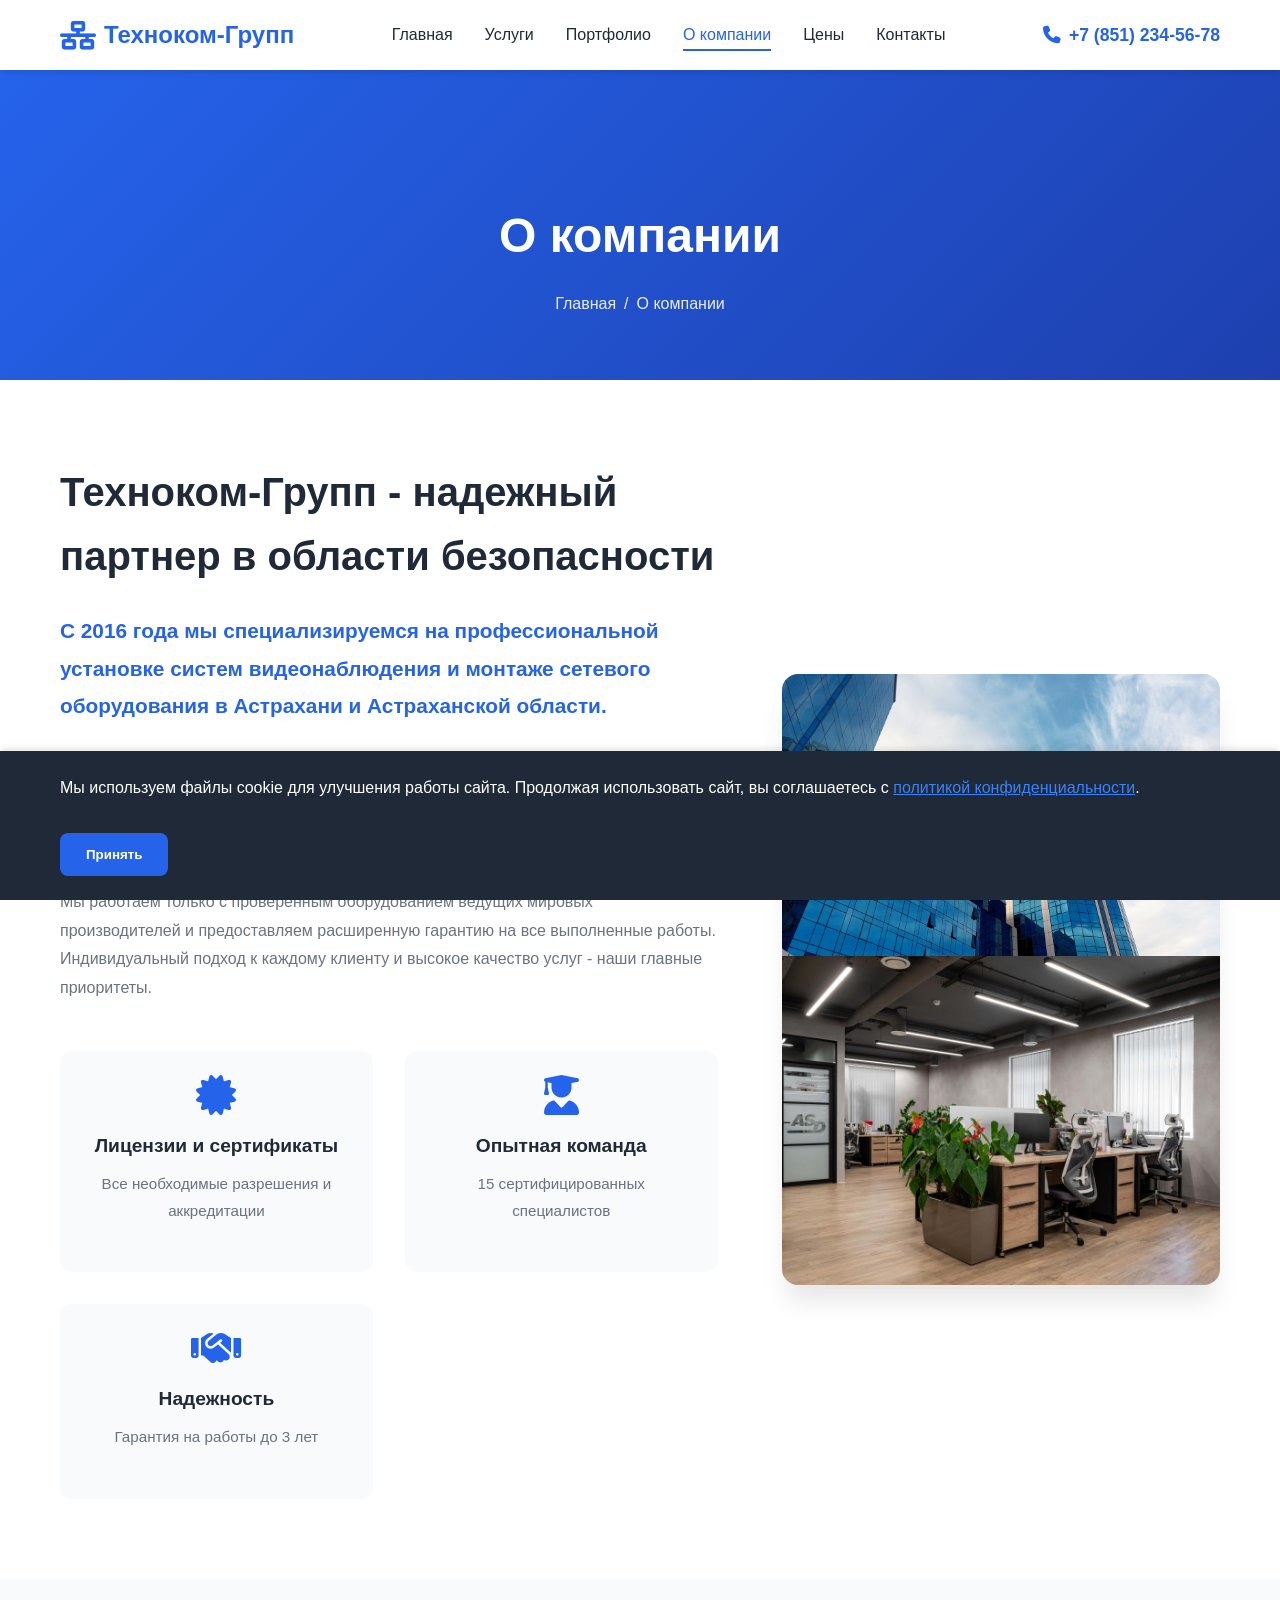
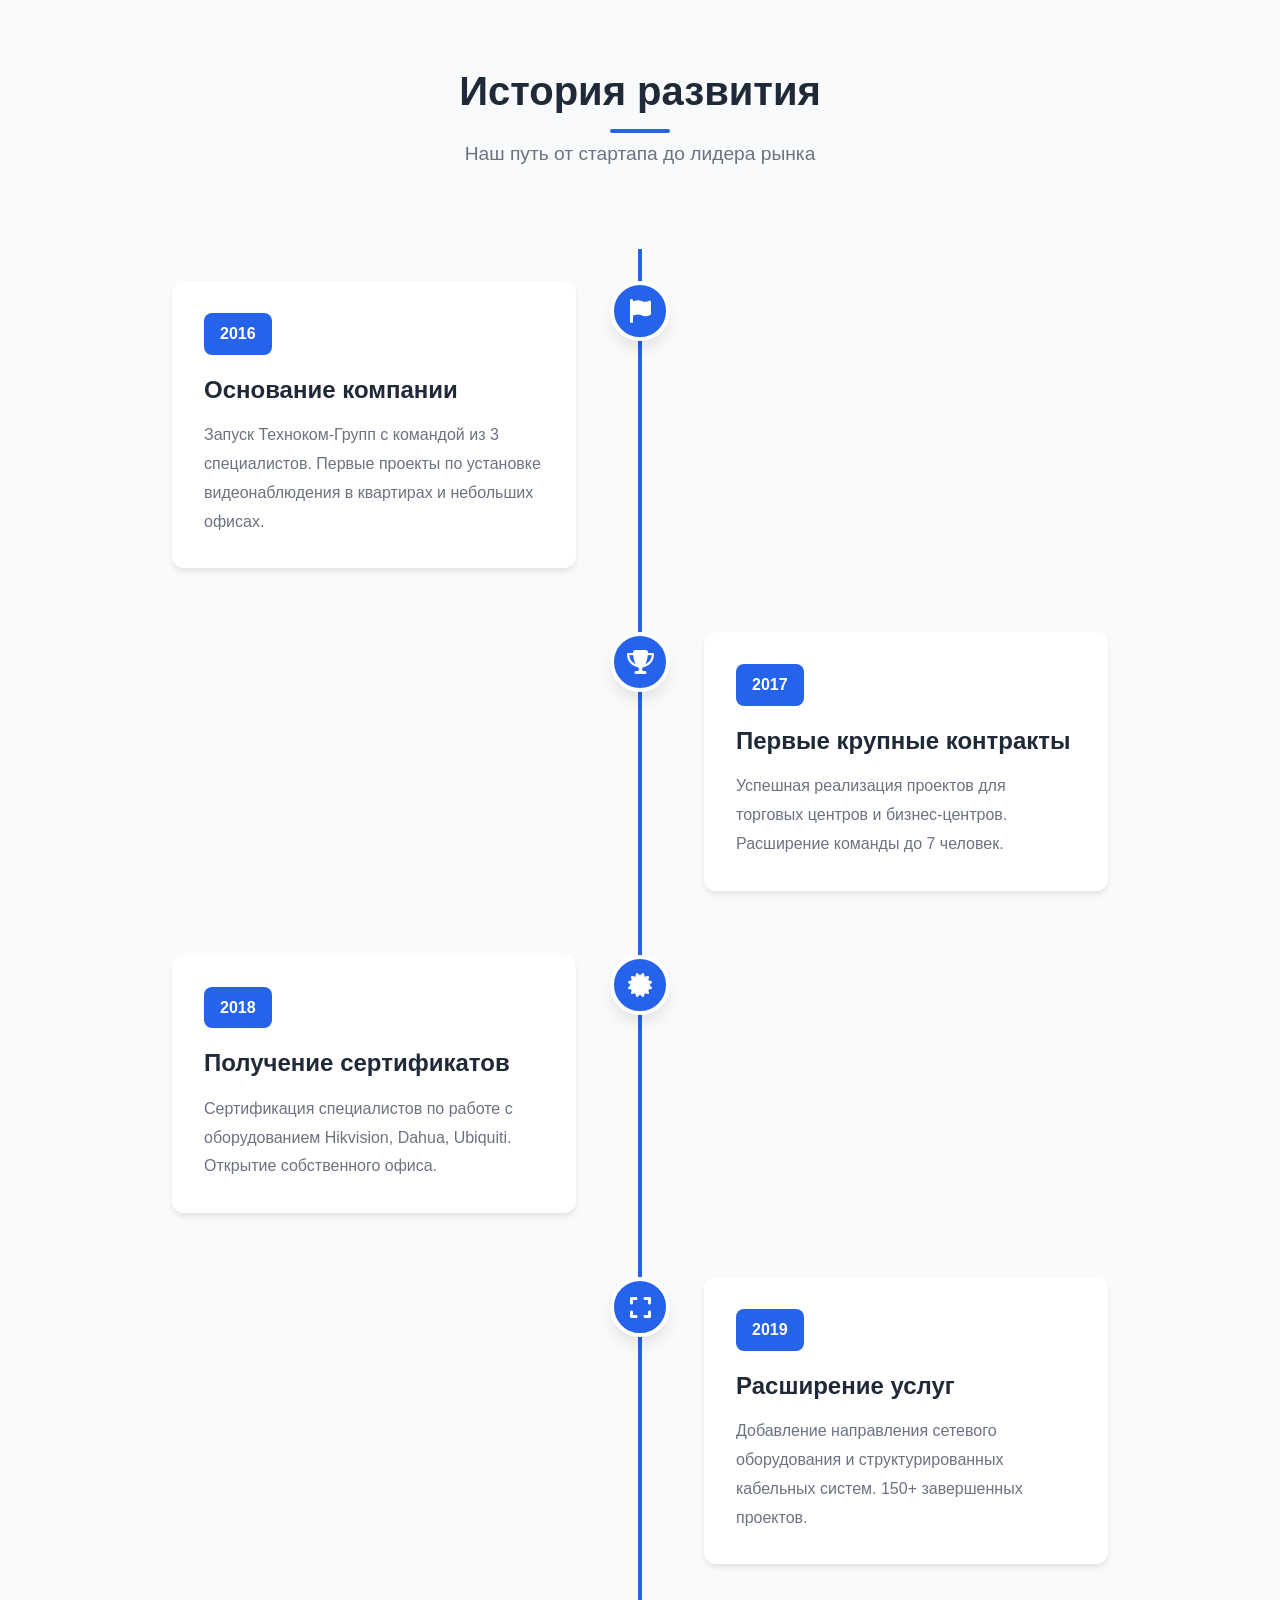
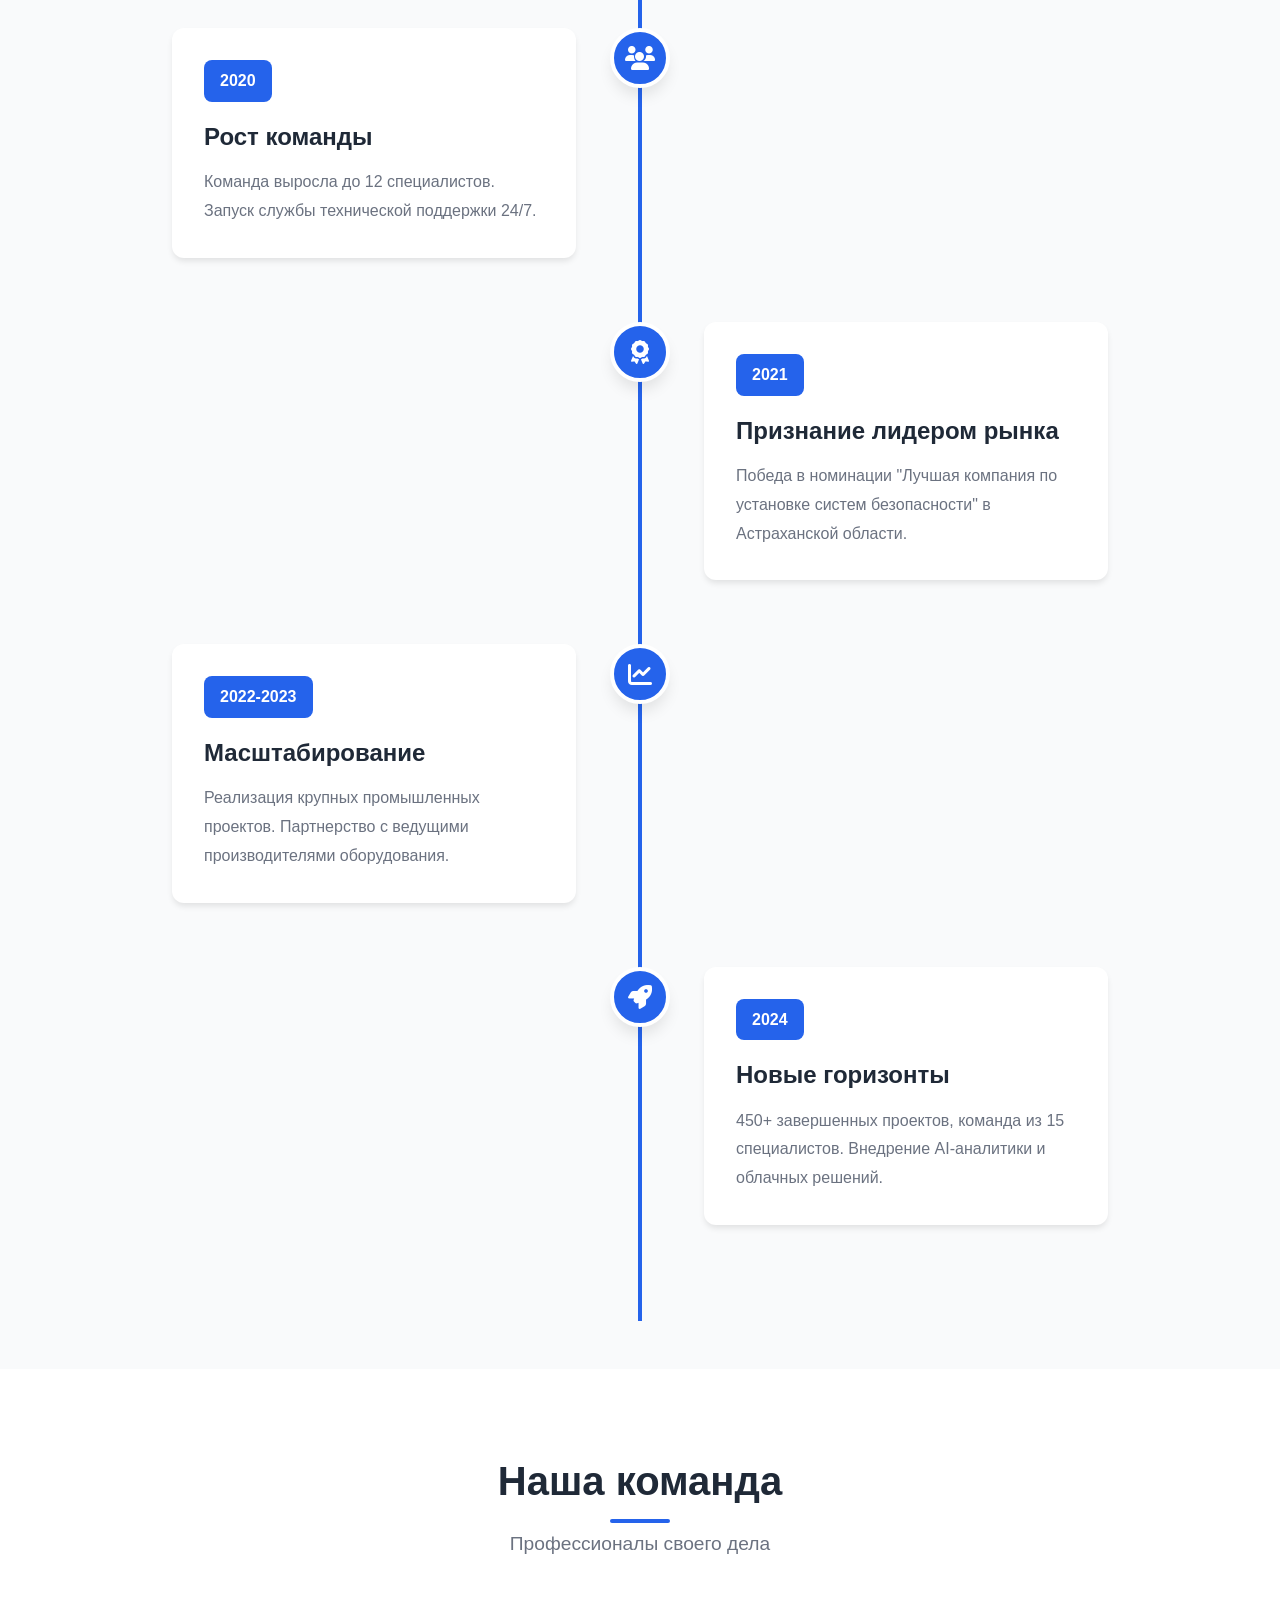
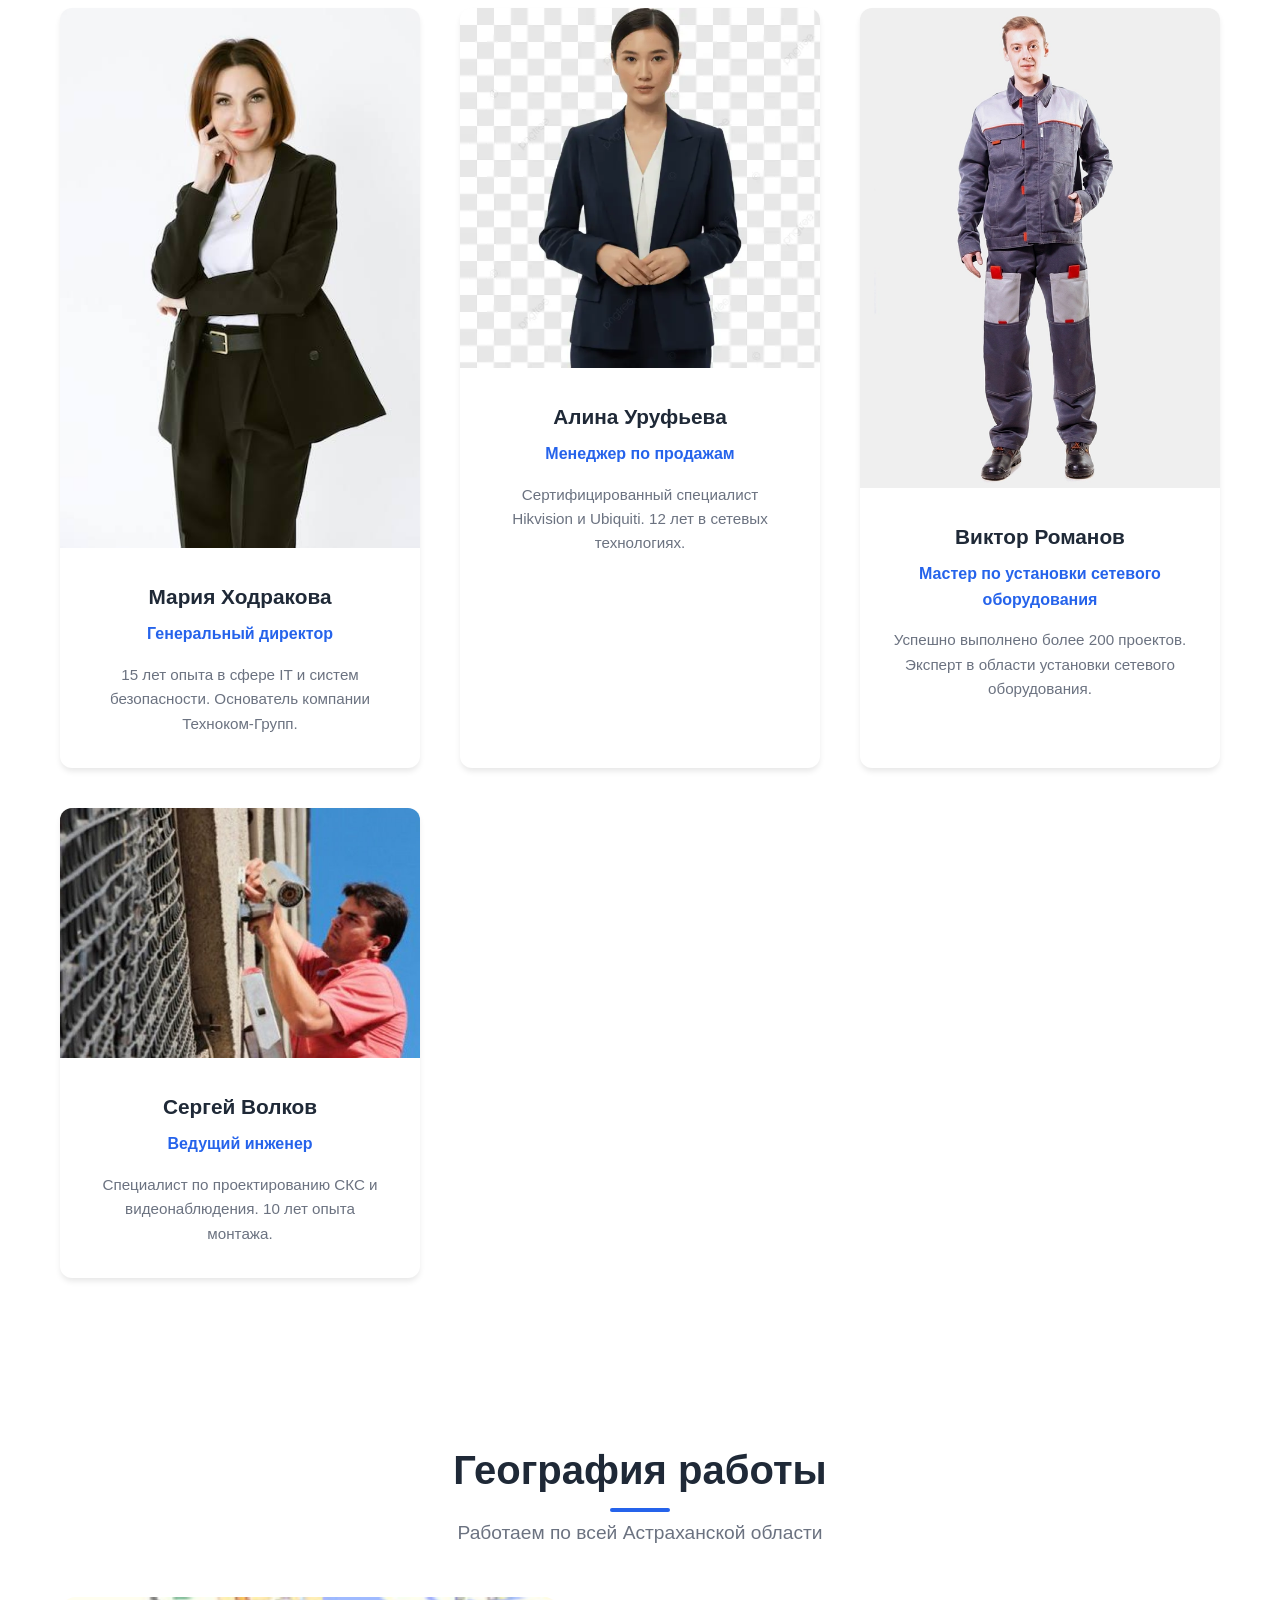
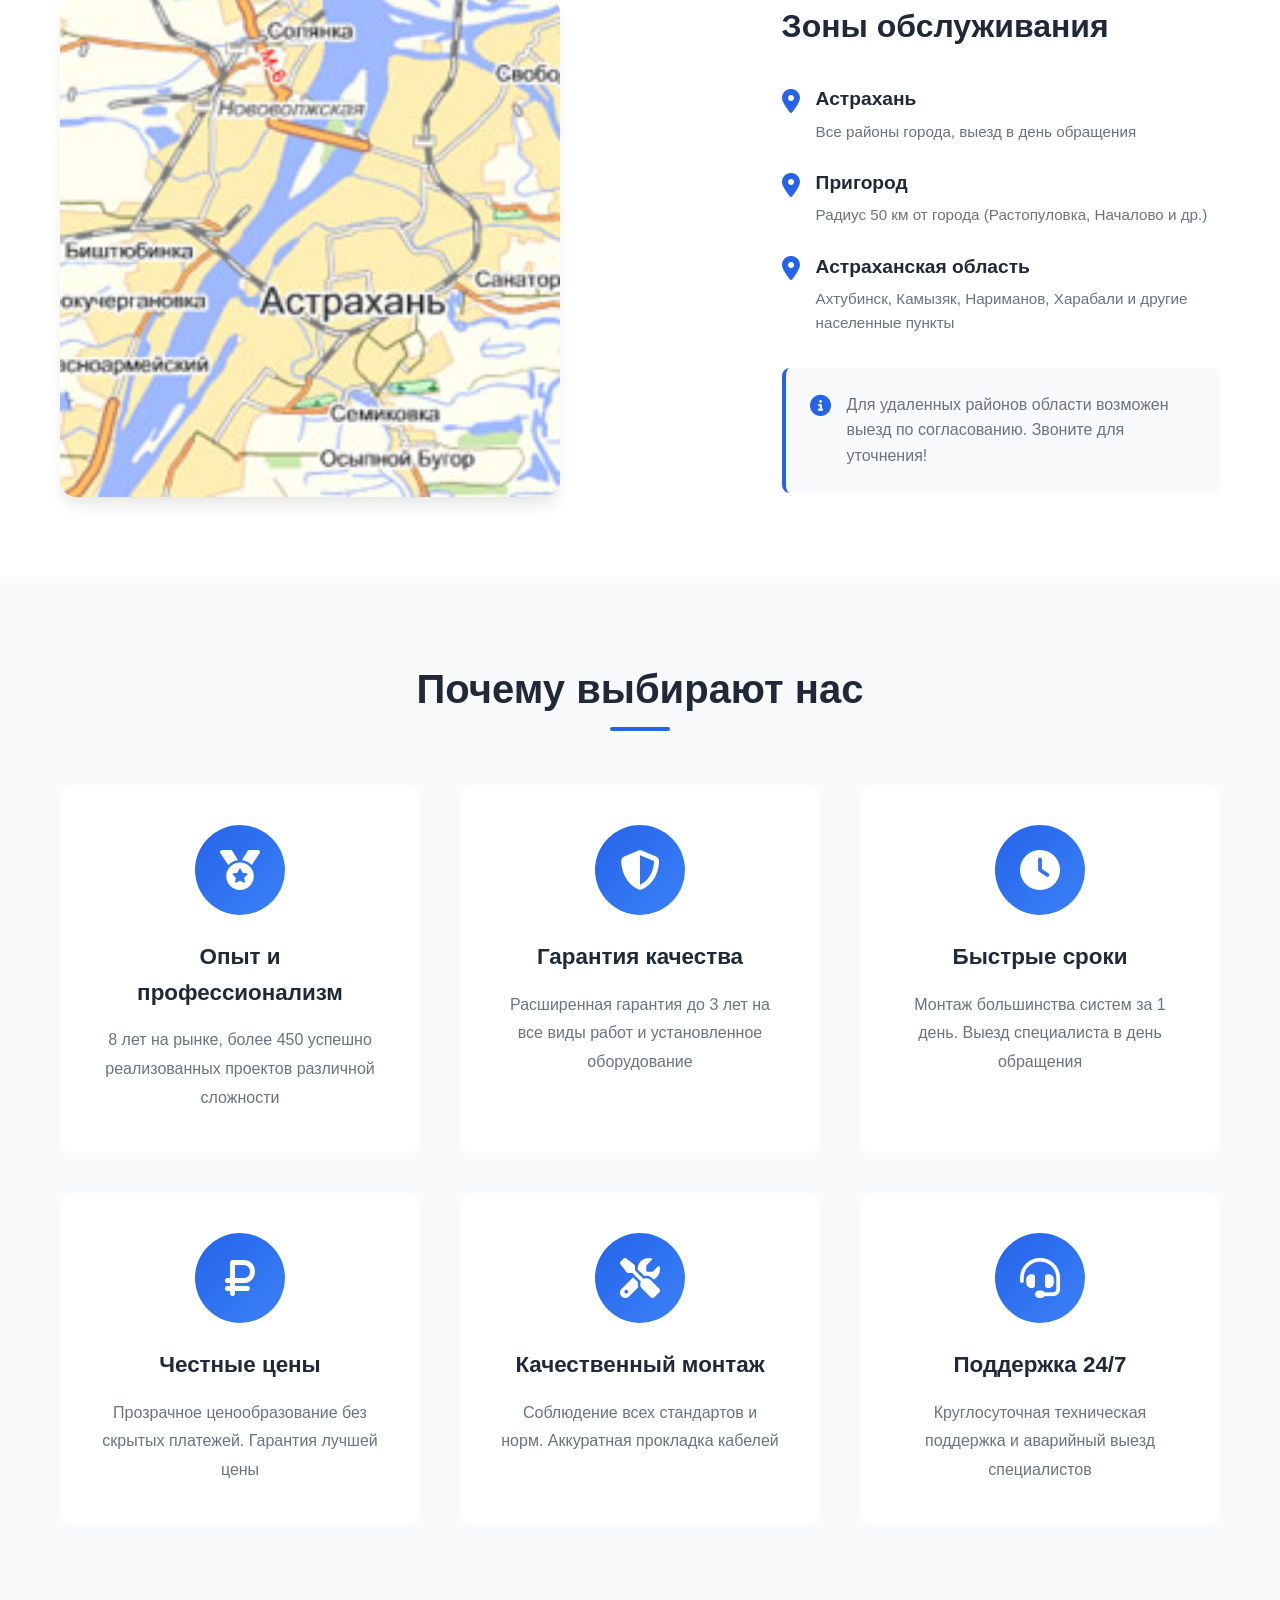
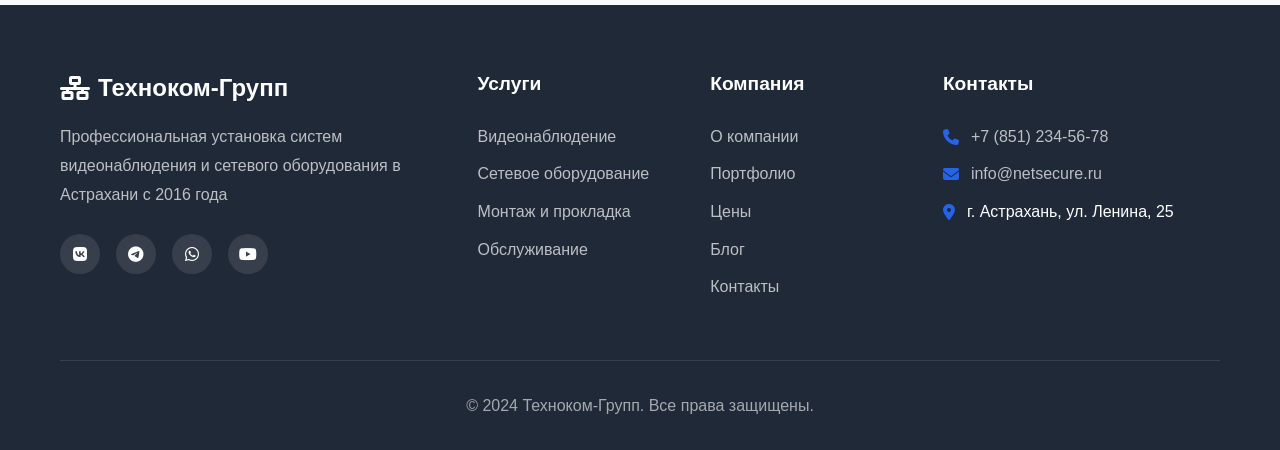
<file: about.html>
<!doctype html>
<html lang="ru">
  <head>
    <meta charset="UTF-8" />
    <meta name="viewport" content="width=device-width, initial-scale=1.0" />
    <title>
      О компании Техноком-Групп - Установка видеонаблюдения в Астрахани
    </title>
    <link rel="stylesheet" href="css/style.css" />
    <link
      rel="stylesheet"
      href="https://cdnjs.cloudflare.com/ajax/libs/font-awesome/6.4.0/css/all.min.css"
    />
  </head>
  <body>
    <header class="header" id="header">
      <div class="container">
        <nav class="nav">
          <div class="logo">
            <i class="fas fa-network-wired"></i>
            <span>Техноком-Групп</span>
          </div>
          <ul class="nav-menu" id="navMenu">
            <li><a href="index.html">Главная</a></li>
            <li><a href="services.html">Услуги</a></li>
            <li><a href="portfolio.html">Портфолио</a></li>
            <li><a href="about.html" class="active">О компании</a></li>
            <li><a href="prices.html">Цены</a></li>
            <li><a href="contacts.html">Контакты</a></li>
          </ul>
          <div class="nav-right">
            <a href="tel:+78512345678" class="phone">
              <i class="fas fa-phone"></i>
              +7 (851) 234-56-78
            </a>
            <button class="burger" id="burger">
              <span></span>
              <span></span>
              <span></span>
            </button>
          </div>
        </nav>
      </div>
    </header>

    <section class="page-header">
      <div class="container">
        <h1 class="page-title animate-text">О компании</h1>
        <div class="breadcrumbs">
          <a href="index.html">Главная</a>
          <span>/</span>
          <span>О компании</span>
        </div>
      </div>
    </section>

    <!-- Company Info -->
    <section class="company-info">
      <div class="container">
        <div class="info-wrapper">
          <div class="info-content scroll-reveal">
            <h2>Техноком-Групп - надежный партнер в области безопасности</h2>
            <p class="lead">
              С 2016 года мы специализируемся на профессиональной установке
              систем видеонаблюдения и монтаже сетевого оборудования в Астрахани
              и Астраханской области.
            </p>
            <p>
              За годы работы мы реализовали более 450 проектов различной
              сложности - от небольших квартир до крупных промышленных объектов.
              Наша команда состоит из сертифицированных специалистов с
              многолетним опытом работы в сфере IT и систем безопасности.
            </p>
            <p>
              Мы работаем только с проверенным оборудованием ведущих мировых
              производителей и предоставляем расширенную гарантию на все
              выполненные работы. Индивидуальный подход к каждому клиенту и
              высокое качество услуг - наши главные приоритеты.
            </p>
            <div class="info-features">
              <div class="feature-box">
                <i class="fas fa-certificate"></i>
                <h4>Лицензии и сертификаты</h4>
                <p>Все необходимые разрешения и аккредитации</p>
              </div>
              <div class="feature-box">
                <i class="fas fa-user-graduate"></i>
                <h4>Опытная команда</h4>
                <p>15 сертифицированных специалистов</p>
              </div>
              <div class="feature-box">
                <i class="fas fa-handshake"></i>
                <h4>Надежность</h4>
                <p>Гарантия на работы до 3 лет</p>
              </div>
            </div>
          </div>
          <div class="info-image scroll-reveal">
            <img src="images/alpash-office.jpg" alt="Офис Техноком-Групп" />
            <img src="images/photo-office-alpash.jpg" alt="Офис Техноком-Групп" />
          </div>
        </div>
      </div>
    </section>

    <!-- Timeline -->
    <section class="timeline-section">
      <div class="container">
        <div class="section-header">
          <h2 class="section-title">История развития</h2>
          <p class="section-subtitle">Наш путь от стартапа до лидера рынка</p>
        </div>
        <div class="timeline">
          <div class="timeline-item scroll-reveal">
            <div class="timeline-marker">
              <i class="fas fa-flag"></i>
            </div>
            <div class="timeline-content">
              <div class="timeline-year">2016</div>
              <h3>Основание компании</h3>
              <p>
                Запуск Техноком-Групп с командой из 3 специалистов. Первые
                проекты по установке видеонаблюдения в квартирах и небольших
                офисах.
              </p>
            </div>
          </div>

          <div class="timeline-item scroll-reveal">
            <div class="timeline-marker">
              <i class="fas fa-trophy"></i>
            </div>
            <div class="timeline-content">
              <div class="timeline-year">2017</div>
              <h3>Первые крупные контракты</h3>
              <p>
                Успешная реализация проектов для торговых центров и
                бизнес-центров. Расширение команды до 7 человек.
              </p>
            </div>
          </div>

          <div class="timeline-item scroll-reveal">
            <div class="timeline-marker">
              <i class="fas fa-certificate"></i>
            </div>
            <div class="timeline-content">
              <div class="timeline-year">2018</div>
              <h3>Получение сертификатов</h3>
              <p>
                Сертификация специалистов по работе с оборудованием Hikvision,
                Dahua, Ubiquiti. Открытие собственного офиса.
              </p>
            </div>
          </div>

          <div class="timeline-item scroll-reveal">
            <div class="timeline-marker">
              <i class="fas fa-expand"></i>
            </div>
            <div class="timeline-content">
              <div class="timeline-year">2019</div>
              <h3>Расширение услуг</h3>
              <p>
                Добавление направления сетевого оборудования и структурированных
                кабельных систем. 150+ завершенных проектов.
              </p>
            </div>
          </div>

          <div class="timeline-item scroll-reveal">
            <div class="timeline-marker">
              <i class="fas fa-users"></i>
            </div>
            <div class="timeline-content">
              <div class="timeline-year">2020</div>
              <h3>Рост команды</h3>
              <p>
                Команда выросла до 12 специалистов. Запуск службы технической
                поддержки 24/7.
              </p>
            </div>
          </div>

          <div class="timeline-item scroll-reveal">
            <div class="timeline-marker">
              <i class="fas fa-award"></i>
            </div>
            <div class="timeline-content">
              <div class="timeline-year">2021</div>
              <h3>Признание лидером рынка</h3>
              <p>
                Победа в номинации "Лучшая компания по установке систем
                безопасности" в Астраханской области.
              </p>
            </div>
          </div>

          <div class="timeline-item scroll-reveal">
            <div class="timeline-marker">
              <i class="fas fa-chart-line"></i>
            </div>
            <div class="timeline-content">
              <div class="timeline-year">2022-2023</div>
              <h3>Масштабирование</h3>
              <p>
                Реализация крупных промышленных проектов. Партнерство с ведущими
                производителями оборудования.
              </p>
            </div>
          </div>

          <div class="timeline-item scroll-reveal">
            <div class="timeline-marker">
              <i class="fas fa-rocket"></i>
            </div>
            <div class="timeline-content">
              <div class="timeline-year">2024</div>
              <h3>Новые горизонты</h3>
              <p>
                450+ завершенных проектов, команда из 15 специалистов. Внедрение
                AI-аналитики и облачных решений.
              </p>
            </div>
          </div>
        </div>
      </div>
    </section>

    <!-- Team -->
    <section class="team-section">
      <div class="container">
        <div class="section-header">
          <h2 class="section-title">Наша команда</h2>
          <p class="section-subtitle">Профессионалы своего дела</p>
        </div>
        <div class="team-grid">
          <div class="team-member scroll-reveal">
            <div class="member-photo">
              <img src="images/photo-director.jpg" alt="Мария Ходракова" />
              <div class="member-social">
                <a href="#"><i class="fab fa-vk"></i></a>
                <a href="#"><i class="fab fa-telegram"></i></a>
                <a href="#"><i class="fas fa-envelope"></i></a>
              </div>
            </div>
            <div class="member-info">
              <h3>Мария Ходракова</h3>
              <p class="member-position">Генеральный директор</p>
              <p class="member-description">
                15 лет опыта в сфере IT и систем безопасности. Основатель
                компании Техноком-Групп.
              </p>
            </div>
          </div>

          <div class="team-member scroll-reveal">
            <div class="member-photo">
              <img src="images/manager.jpg" alt="Алина Уруфьева" />
              <div class="member-social">
                <a href="#"><i class="fab fa-vk"></i></a>
                <a href="#"><i class="fab fa-telegram"></i></a>
              </div>
            </div>
            <div class="member-info">
              <h3>Алина Уруфьева</h3>
              <p class="member-position">Менеджер по продажам</p>
              <p class="member-description">
                Сертифицированный специалист Hikvision и Ubiquiti. 12 лет в
                сетевых технологиях.
              </p>
            </div>
          </div>

          <div class="team-member scroll-reveal">
            <div class="member-photo">
              <img src="images/slesar-1.jpg" alt="Виктор Романов" />
              <div class="member-social">
                <a href="#"><i class="fab fa-vk"></i></a>
                <a href="#"><i class="fab fa-telegram"></i></a>
              </div>
            </div>
            <div class="member-info">
              <h3>Виктор Романов</h3>
              <p class="member-position">Мастер по установки сетевого оборудования</p>
              <p class="member-description">
                Успешно выполнено более 200 проектов. Эксперт в области установки сетевого оборудования.
              </p>
            </div>
          </div>

          <div class="team-member scroll-reveal">
            <div class="member-photo img-slesar">
              <img src="images/slesar-2.jpg" alt="Сергей Волков" />
              <div class="member-social">
                <a href="#"><i class="fab fa-vk"></i></a>
                <a href="#"><i class="fab fa-telegram"></i></a>
              </div>
            </div>
            <div class="member-info">
              <h3>Сергей Волков</h3>
              <p class="member-position">Ведущий инженер</p>
              <p class="member-description">
                Специалист по проектированию СКС и видеонаблюдения. 10 лет опыта
                монтажа.
              </p>
            </div>
          </div>
          </div>
        </div>
      </div>
    </section>


    <!-- Coverage Map -->
    <section class="coverage-section">
      <div class="container">
        <div class="section-header">
          <h2 class="section-title">География работы</h2>
          <p class="section-subtitle">Работаем по всей Астраханской области</p>
        </div>
        <div class="coverage-wrapper">
          <div class="coverage-map scroll-reveal">
            <img
              src="images/map-yandex.jpg"
              alt="Карта Астраханской области"
            />
          </div>
          <div class="coverage-info scroll-reveal">
            <h3>Зоны обслуживания</h3>
            <div class="coverage-zones">
              <div class="zone-item">
                <i class="fas fa-map-marker-alt"></i>
                <div>
                  <h4>Астрахань</h4>
                  <p>Все районы города, выезд в день обращения</p>
                </div>
              </div>
              <div class="zone-item">
                <i class="fas fa-map-marker-alt"></i>
                <div>
                  <h4>Пригород</h4>
                  <p>Радиус 50 км от города (Растопуловка, Началово и др.)</p>
                </div>
              </div>
              <div class="zone-item">
                <i class="fas fa-map-marker-alt"></i>
                <div>
                  <h4>Астраханская область</h4>
                  <p>
                    Ахтубинск, Камызяк, Нариманов, Харабали и другие населенные
                    пункты
                  </p>
                </div>
              </div>
            </div>
            <div class="coverage-note">
              <i class="fas fa-info-circle"></i>
              <p>
                Для удаленных районов области возможен выезд по согласованию.
                Звоните для уточнения!
              </p>
            </div>
          </div>
        </div>
      </div>
    </section>

    <!-- Why Choose Us -->
    <section class="why-choose">
      <div class="container">
        <div class="section-header">
          <h2 class="section-title">Почему выбирают нас</h2>
        </div>
        <div class="advantages-grid">
          <div class="advantage-card scroll-reveal">
            <div class="advantage-icon">
              <i class="fas fa-medal"></i>
            </div>
            <h3>Опыт и профессионализм</h3>
            <p>
              8 лет на рынке, более 450 успешно реализованных проектов различной
              сложности
            </p>
          </div>
          <div class="advantage-card scroll-reveal">
            <div class="advantage-icon">
              <i class="fas fa-shield-alt"></i>
            </div>
            <h3>Гарантия качества</h3>
            <p>
              Расширенная гарантия до 3 лет на все виды работ и установленное
              оборудование
            </p>
          </div>
          <div class="advantage-card scroll-reveal">
            <div class="advantage-icon">
              <i class="fas fa-clock"></i>
            </div>
            <h3>Быстрые сроки</h3>
            <p>
              Монтаж большинства систем за 1 день. Выезд специалиста в день
              обращения
            </p>
          </div>
          <div class="advantage-card scroll-reveal">
            <div class="advantage-icon">
              <i class="fas fa-ruble-sign"></i>
            </div>
            <h3>Честные цены</h3>
            <p>
              Прозрачное ценообразование без скрытых платежей. Гарантия лучшей
              цены
            </p>
          </div>
          <div class="advantage-card scroll-reveal">
            <div class="advantage-icon">
              <i class="fas fa-tools"></i>
            </div>
            <h3>Качественный монтаж</h3>
            <p>
              Соблюдение всех стандартов и норм. Аккуратная прокладка кабелей
            </p>
          </div>
          <div class="advantage-card scroll-reveal">
            <div class="advantage-icon">
              <i class="fas fa-headset"></i>
            </div>
            <h3>Поддержка 24/7</h3>
            <p>
              Круглосуточная техническая поддержка и аварийный выезд
              специалистов
            </p>
          </div>
        </div>
      </div>
    </section>

    <footer class="footer">
      <div class="container">
        <div class="footer-top">
          <div class="footer-col">
            <div class="footer-logo">
              <i class="fas fa-network-wired"></i>
              <span>Техноком-Групп</span>
            </div>
            <p>
              Профессиональная установка систем видеонаблюдения и сетевого
              оборудования в Астрахани с 2016 года
            </p>
            <div class="social-links">
              <a href="#"><i class="fab fa-vk"></i></a>
              <a href="#"><i class="fab fa-telegram"></i></a>
              <a href="#"><i class="fab fa-whatsapp"></i></a>
              <a href="#"><i class="fab fa-youtube"></i></a>
            </div>
          </div>
          <div class="footer-col">
            <h4>Услуги</h4>
            <ul>
              <li><a href="services.html#video">Видеонаблюдение</a></li>
              <li><a href="services.html#network">Сетевое оборудование</a></li>
              <li><a href="services.html#install">Монтаж и прокладка</a></li>
              <li><a href="services.html#support">Обслуживание</a></li>
            </ul>
          </div>
          <div class="footer-col">
            <h4>Компания</h4>
            <ul>
              <li><a href="about.html">О компании</a></li>
              <li><a href="portfolio.html">Портфолио</a></li>
              <li><a href="prices.html">Цены</a></li>
              <li><a href="blog.html">Блог</a></li>
              <li><a href="contacts.html">Контакты</a></li>
            </ul>
          </div>
          <div class="footer-col">
            <h4>Контакты</h4>
            <ul class="contact-list">
              <li>
                <i class="fas fa-phone"></i>
                <a href="tel:+78512345678">+7 (851) 234-56-78</a>
              </li>
              <li>
                <i class="fas fa-envelope"></i>
                <a href="mailto:info@netsecure.ru">info@netsecure.ru</a>
              </li>
              <li>
                <i class="fas fa-map-marker-alt"></i>
                <span>г. Астрахань, ул. Ленина, 25</span>
              </li>
            </ul>
          </div>
        </div>
        <div class="footer-bottom">
          <p>&copy; 2024 Техноком-Групп. Все права защищены.</p>
        </div>
      </div>
    </footer>

    <script src="js/main.js"></script>
  </body>
</html>
</file>
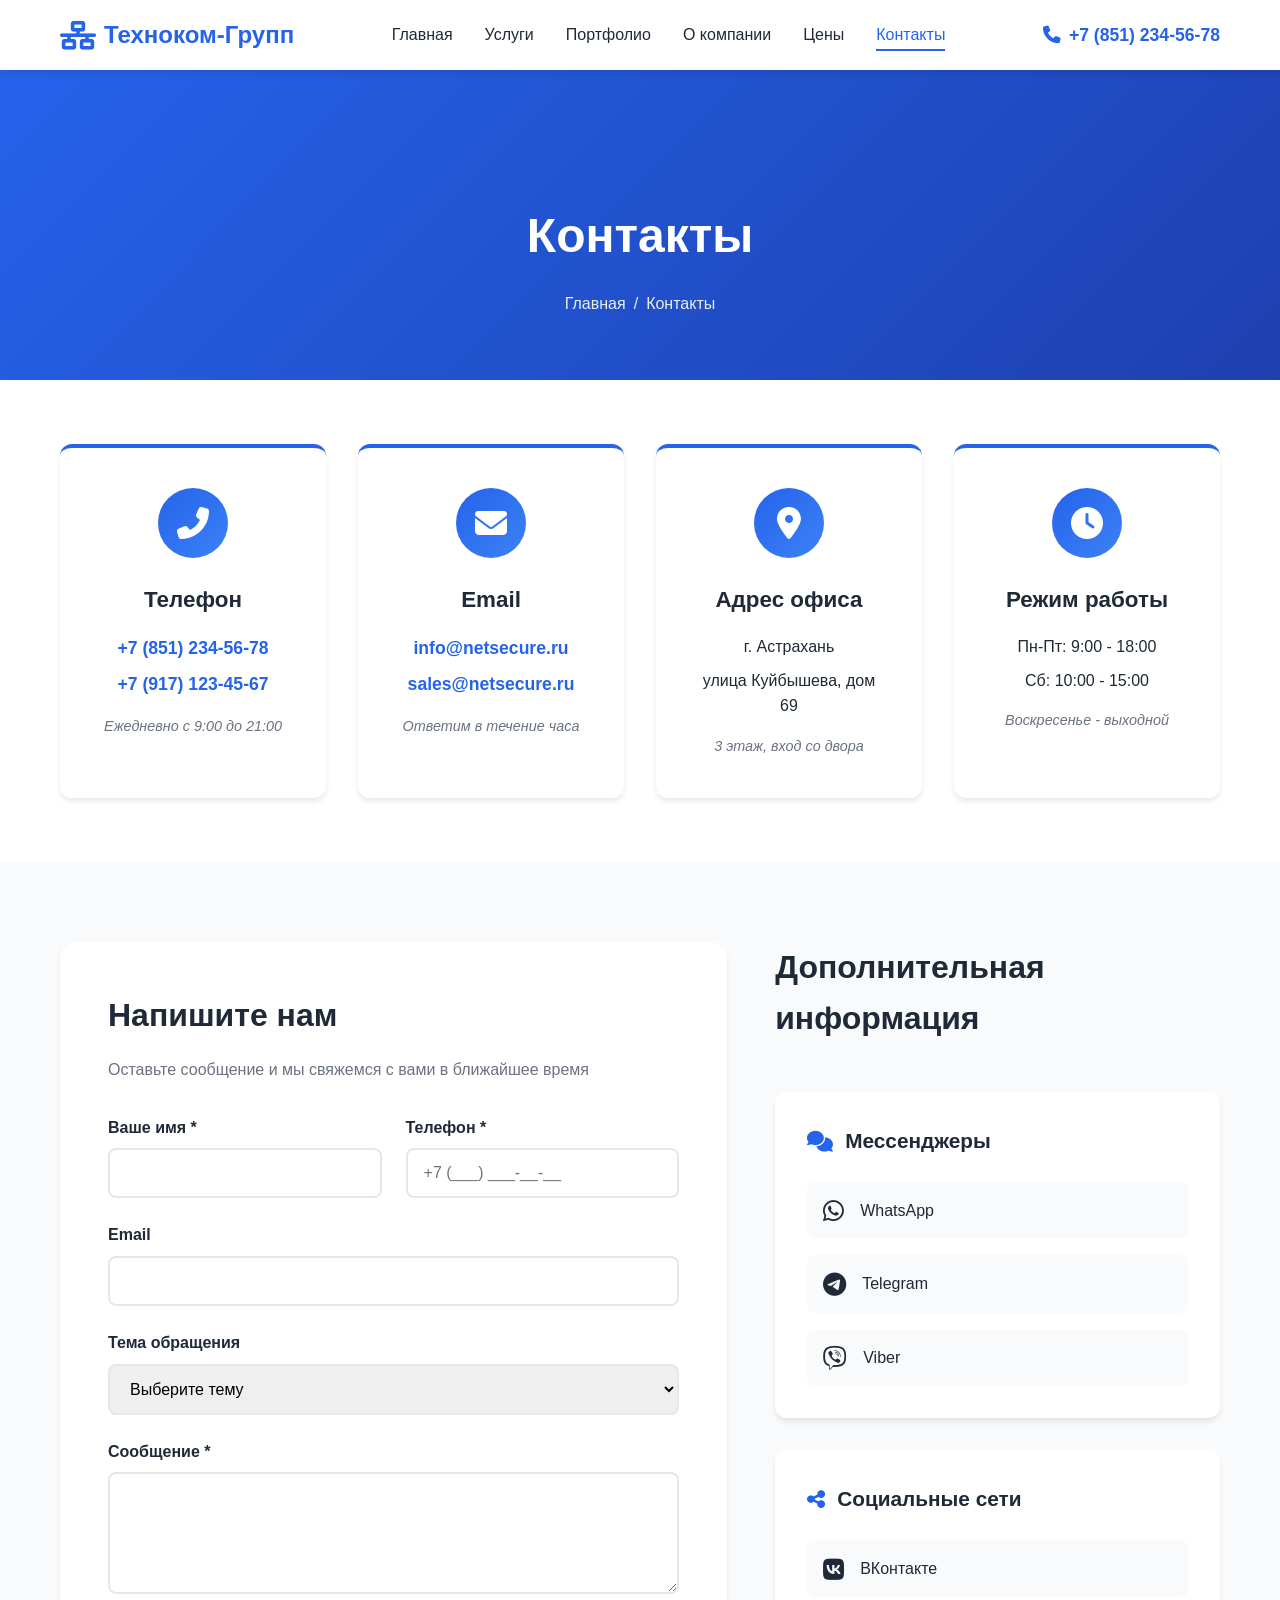
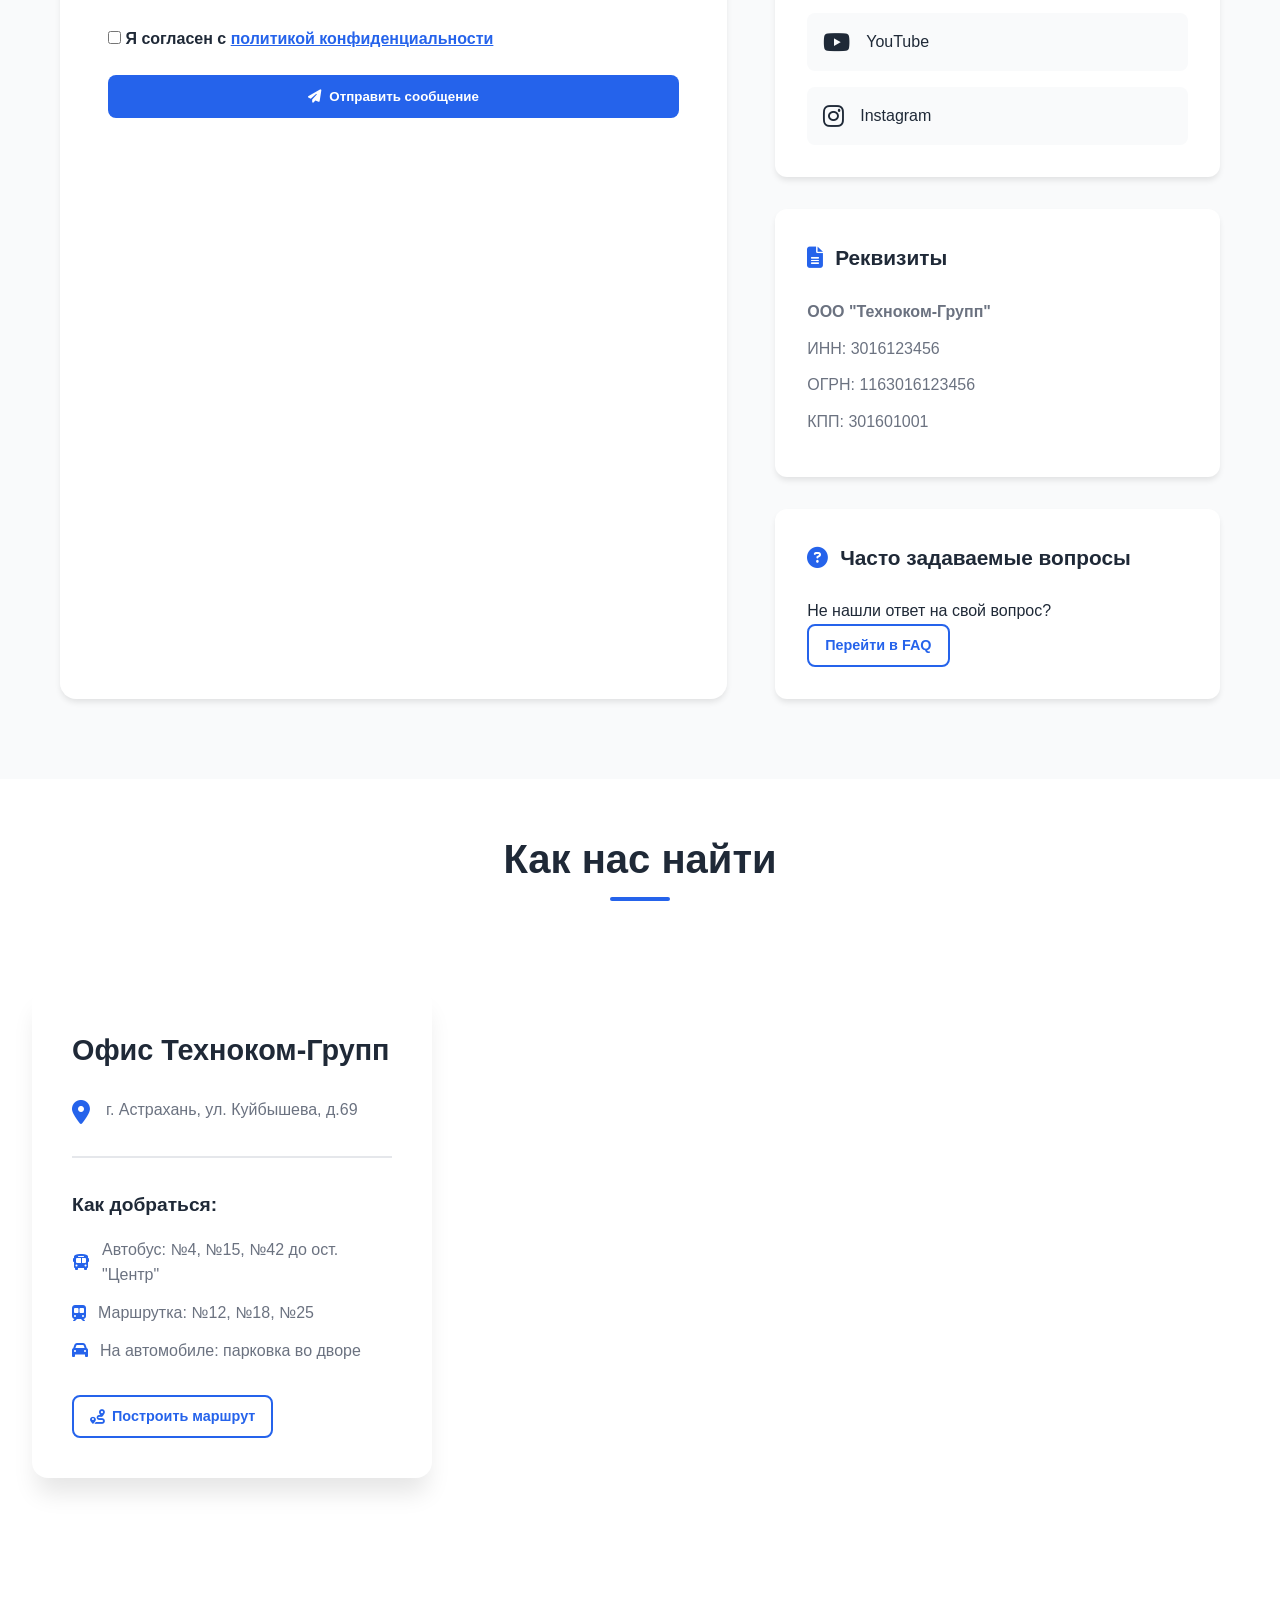
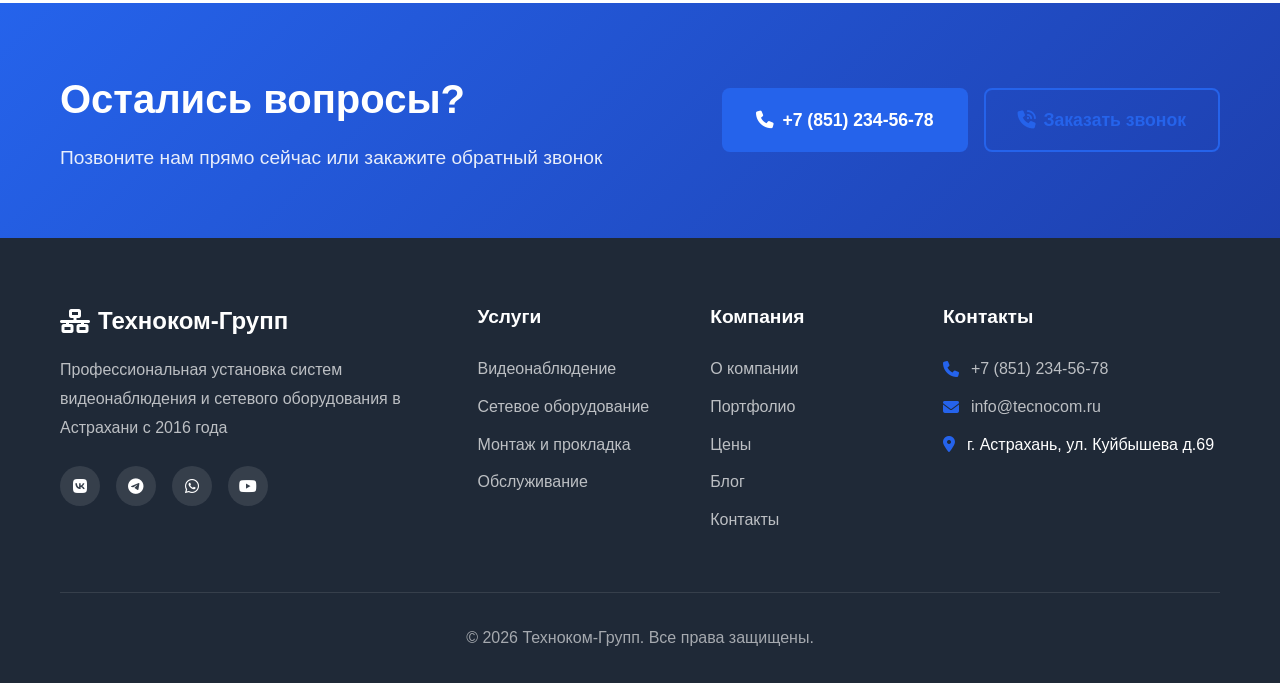
<file: contacts.html>
<!doctype html>
<html lang="ru">
  <head>
    <meta charset="UTF-8" />
    <meta name="viewport" content="width=device-width, initial-scale=1.0" />
    <title>Контакты - NetSecure Астрахань</title>
    <link rel="stylesheet" href="css/style.css" />
    <link
      rel="stylesheet"
      href="https://cdnjs.cloudflare.com/ajax/libs/font-awesome/6.4.0/css/all.min.css"
    />
  </head>
  <body>
    <header class="header" id="header">
      <div class="container">
        <nav class="nav">
          <div class="logo">
            <i class="fas fa-network-wired"></i>
            <span>Техноком-Групп</span>
          </div>
          <ul class="nav-menu" id="navMenu">
            <li><a href="index.html">Главная</a></li>
            <li><a href="services.html">Услуги</a></li>
            <li><a href="portfolio.html">Портфолио</a></li>
            <li><a href="about.html">О компании</a></li>
            <li><a href="prices.html">Цены</a></li>
            <li><a href="contacts.html" class="active">Контакты</a></li>
          </ul>
          <div class="nav-right">
            <a href="tel:+78512345678" class="phone">
              <i class="fas fa-phone"></i>
              +7 (851) 234-56-78
            </a>
            <button class="burger" id="burger">
              <span></span>
              <span></span>
              <span></span>
            </button>
          </div>
        </nav>
      </div>
    </header>

    <section class="page-header">
      <div class="container">
        <h1 class="page-title animate-text">Контакты</h1>
        <div class="breadcrumbs">
          <a href="index.html">Главная</a>
          <span>/</span>
          <span>Контакты</span>
        </div>
      </div>
    </section>

    <!-- Contact Info Cards -->
    <section class="contact-cards-section">
      <div class="container">
        <div class="contact-cards-grid">
          <div class="contact-card scroll-reveal">
            <div class="contact-card-icon">
              <i class="fas fa-phone-alt"></i>
            </div>
            <h3>Телефон</h3>
            <p><a href="tel:+78512345678">+7 (851) 234-56-78</a></p>
            <p><a href="tel:+79171234567">+7 (917) 123-45-67</a></p>
            <span class="contact-note">Ежедневно с 9:00 до 21:00</span>
          </div>

          <div class="contact-card scroll-reveal">
            <div class="contact-card-icon">
              <i class="fas fa-envelope"></i>
            </div>
            <h3>Email</h3>
            <p><a href="mailto:info@netsecure.ru">info@netsecure.ru</a></p>
            <p><a href="mailto:sales@netsecure.ru">sales@netsecure.ru</a></p>
            <span class="contact-note">Ответим в течение часа</span>
          </div>

          <div class="contact-card scroll-reveal">
            <div class="contact-card-icon">
              <i class="fas fa-map-marker-alt"></i>
            </div>
            <h3>Адрес офиса</h3>
            <p>г. Астрахань</p>
            <p>улица Куйбышева, дом 69</p>
            <span class="contact-note">3 этаж, вход со двора</span>
          </div>

          <div class="contact-card scroll-reveal">
            <div class="contact-card-icon">
              <i class="fas fa-clock"></i>
            </div>
            <h3>Режим работы</h3>
            <p>Пн-Пт: 9:00 - 18:00</p>
            <p>Сб: 10:00 - 15:00</p>
            <span class="contact-note">Воскресенье - выходной</span>
          </div>
        </div>
      </div>
    </section>

    <!-- Contact Form & Map -->
    <section class="contact-main-section">
      <div class="container">
        <div class="contact-wrapper">
          <div class="contact-form-block scroll-reveal">
            <h2>Напишите нам</h2>
            <p>Оставьте сообщение и мы свяжемся с вами в ближайшее время</p>
            <form id="contactForm" class="contact-form">
              <div class="form-row">
                <div class="form-group">
                  <label>Ваше имя *</label>
                  <input type="text" name="name" required />
                </div>
                <div class="form-group">
                  <label>Телефон *</label>
                  <input
                    type="tel"
                    name="phone"
                    placeholder="+7 (___) ___-__-__"
                    required
                  />
                </div>
              </div>
              <div class="form-group">
                <label>Email</label>
                <input type="email" name="email" />
              </div>
              <div class="form-group">
                <label>Тема обращения</label>
                <select name="subject">
                  <option value="">Выберите тему</option>
                  <option value="consultation">Консультация</option>
                  <option value="order">Заказ услуги</option>
                  <option value="support">Техподдержка</option>
                  <option value="partnership">Сотрудничество</option>
                  <option value="other">Другое</option>
                </select>
              </div>
              <div class="form-group">
                <label>Сообщение *</label>
                <textarea name="message" rows="5" required></textarea>
              </div>
              <div class="form-group">
                <label class="checkbox-label">
                  <input type="checkbox" required />
                  <span
                    >Я согласен с
                    <a href="#">политикой конфиденциальности</a></span
                  >
                </label>
              </div>
              <button type="submit" class="btn btn-primary btn-block">
                <i class="fas fa-paper-plane"></i>
                Отправить сообщение
              </button>
            </form>
          </div>

          <div class="contact-info-block scroll-reveal">
            <h2>Дополнительная информация</h2>

            <div class="info-section">
              <h3><i class="fas fa-comments"></i> Мессенджеры</h3>
              <div class="messengers">
                <a href="#" class="messenger-link">
                  <i class="fab fa-whatsapp"></i>
                  <span>WhatsApp</span>
                </a>
                <a href="#" class="messenger-link">
                  <i class="fab fa-telegram"></i>
                  <span>Telegram</span>
                </a>
                <a href="#" class="messenger-link">
                  <i class="fab fa-viber"></i>
                  <span>Viber</span>
                </a>
              </div>
            </div>

            <div class="info-section">
              <h3><i class="fas fa-share-alt"></i> Социальные сети</h3>
              <div class="social-links-list">
                <a href="#" class="social-link">
                  <i class="fab fa-vk"></i>
                  <span>ВКонтакте</span>
                </a>
                <a href="#" class="social-link">
                  <i class="fab fa-youtube"></i>
                  <span>YouTube</span>
                </a>
                <a href="#" class="social-link">
                  <i class="fab fa-instagram"></i>
                  <span>Instagram</span>
                </a>
              </div>
            </div>

            <div class="info-section">
              <h3><i class="fas fa-file-alt"></i> Реквизиты</h3>
              <div class="requisites">
                <p><strong>ООО "Техноком-Групп"</strong></p>
                <p>ИНН: 3016123456</p>
                <p>ОГРН: 1163016123456</p>
                <p>КПП: 301601001</p>
              </div>
            </div>

            <div class="info-section">
              <h3>
                <i class="fas fa-question-circle"></i> Часто задаваемые вопросы
              </h3>
              <p>Не нашли ответ на свой вопрос?</p>
              <a href="blog.html" class="btn btn-outline btn-sm">
                Перейти в FAQ
              </a>
            </div>
          </div>
        </div>
      </div>
    </section>

    <!-- Interactive Map -->
    <section class="map-full-section">
      <div class="container">
        <div class="section-header">
          <h2 class="section-title">Как нас найти</h2>
        </div>
      </div>
      <div class="map-full-wrapper">
        <div id="contactMap" class="contact-map"></div>
        <div class="map-info-card">
          <h3>Офис Техноком-Групп</h3>
          <div class="map-address">
            <i class="fas fa-map-marker-alt"></i>
            <p>г. Астрахань, ул. Куйбышева, д.69</p>
          </div>
          <div class="map-directions">
            <h4>Как добраться:</h4>
            <ul>
              <li>
                <i class="fas fa-bus"></i> Автобус: №4, №15, №42 до ост. "Центр"
              </li>
              <li><i class="fas fa-subway"></i> Маршрутка: №12, №18, №25</li>
              <li>
                <i class="fas fa-car"></i> На автомобиле: парковка во дворе
              </li>
            </ul>
          </div>
          <a
            href="https://yandex.ru/maps"
            target="_blank"
            class="btn btn-outline btn-sm"
          >
            <i class="fas fa-route"></i>
            Построить маршрут
          </a>
        </div>
      </div>
    </section>

    <!-- Quick Contact -->
    <section class="quick-contact-section">
      <div class="container">
        <div class="quick-contact-wrapper scroll-reveal">
          <div class="quick-contact-content">
            <h2>Остались вопросы?</h2>
            <p>Позвоните нам прямо сейчас или закажите обратный звонок</p>
          </div>
          <div class="quick-contact-actions">
            <a href="tel:+78512345678" class="btn btn-primary btn-lg">
              <i class="fas fa-phone"></i>
              +7 (851) 234-56-78
            </a>
            <button class="btn btn-outline btn-lg" onclick="openModal()">
              <i class="fas fa-phone-volume"></i>
              Заказать звонок
            </button>
          </div>
        </div>
      </div>
    </section>

    <footer class="footer">
      <div class="container">
        <div class="footer-top">
          <div class="footer-col">
            <div class="footer-logo">
              <i class="fas fa-network-wired"></i>
              <span>Техноком-Групп</span>
            </div>
            <p>
              Профессиональная установка систем видеонаблюдения и сетевого
              оборудования в Астрахани с 2016 года
            </p>
            <div class="social-links">
              <a href="#"><i class="fab fa-vk"></i></a>
              <a href="#"><i class="fab fa-telegram"></i></a>
              <a href="#"><i class="fab fa-whatsapp"></i></a>
              <a href="#"><i class="fab fa-youtube"></i></a>
            </div>
          </div>
          <div class="footer-col">
            <h4>Услуги</h4>
            <ul>
              <li><a href="services.html#video">Видеонаблюдение</a></li>
              <li><a href="services.html#network">Сетевое оборудование</a></li>
              <li><a href="services.html#install">Монтаж и прокладка</a></li>
              <li><a href="services.html#support">Обслуживание</a></li>
            </ul>
          </div>
          <div class="footer-col">
            <h4>Компания</h4>
            <ul>
              <li><a href="about.html">О компании</a></li>
              <li><a href="portfolio.html">Портфолио</a></li>
              <li><a href="prices.html">Цены</a></li>
              <li><a href="blog.html">Блог</a></li>
              <li><a href="contacts.html">Контакты</a></li>
            </ul>
          </div>
          <div class="footer-col">
            <h4>Контакты</h4>
            <ul class="contact-list">
              <li>
                <i class="fas fa-phone"></i>
                <a href="tel:+78512345678">+7 (851) 234-56-78</a>
              </li>
              <li>
                <i class="fas fa-envelope"></i>
                <a href="mailto:info@netsecure.ru">info@tecnocom.ru</a>
              </li>
              <li>
                <i class="fas fa-map-marker-alt"></i>
                <span>г. Астрахань, ул. Куйбышева д.69</span>
              </li>
            </ul>
          </div>
        </div>
        <div class="footer-bottom">
          <p>&copy; 2026 Техноком-Групп. Все права защищены.</p>
        </div>
      </div>
    </footer>

    <div class="modal" id="consultModal">
      <div class="modal-overlay" onclick="closeModal()"></div>
      <div class="modal-content">
        <button class="modal-close" onclick="closeModal()">
          <i class="fas fa-times"></i>
        </button>
        <h3>Заказать обратный звонок</h3>
        <p>Мы перезвоним вам в течение 15 минут</p>
        <form id="modalForm">
          <div class="form-group">
            <input type="text" placeholder="Ваше имя" required />
          </div>
          <div class="form-group">
            <input type="tel" placeholder="+7 (___) ___-__-__" required />
          </div>
          <button type="submit" class="btn btn-primary btn-block">
            Заказать звонок
          </button>
        </form>
      </div>
    </div>

    <script src="js/main.js"></script>
    <script src="https://api-maps.yandex.ru/2.1/?apikey=YOUR_API_KEY&lang=ru_RU"></script>
    <script src="js/contact-map.js"></script>
  </body>
</html>
</file>
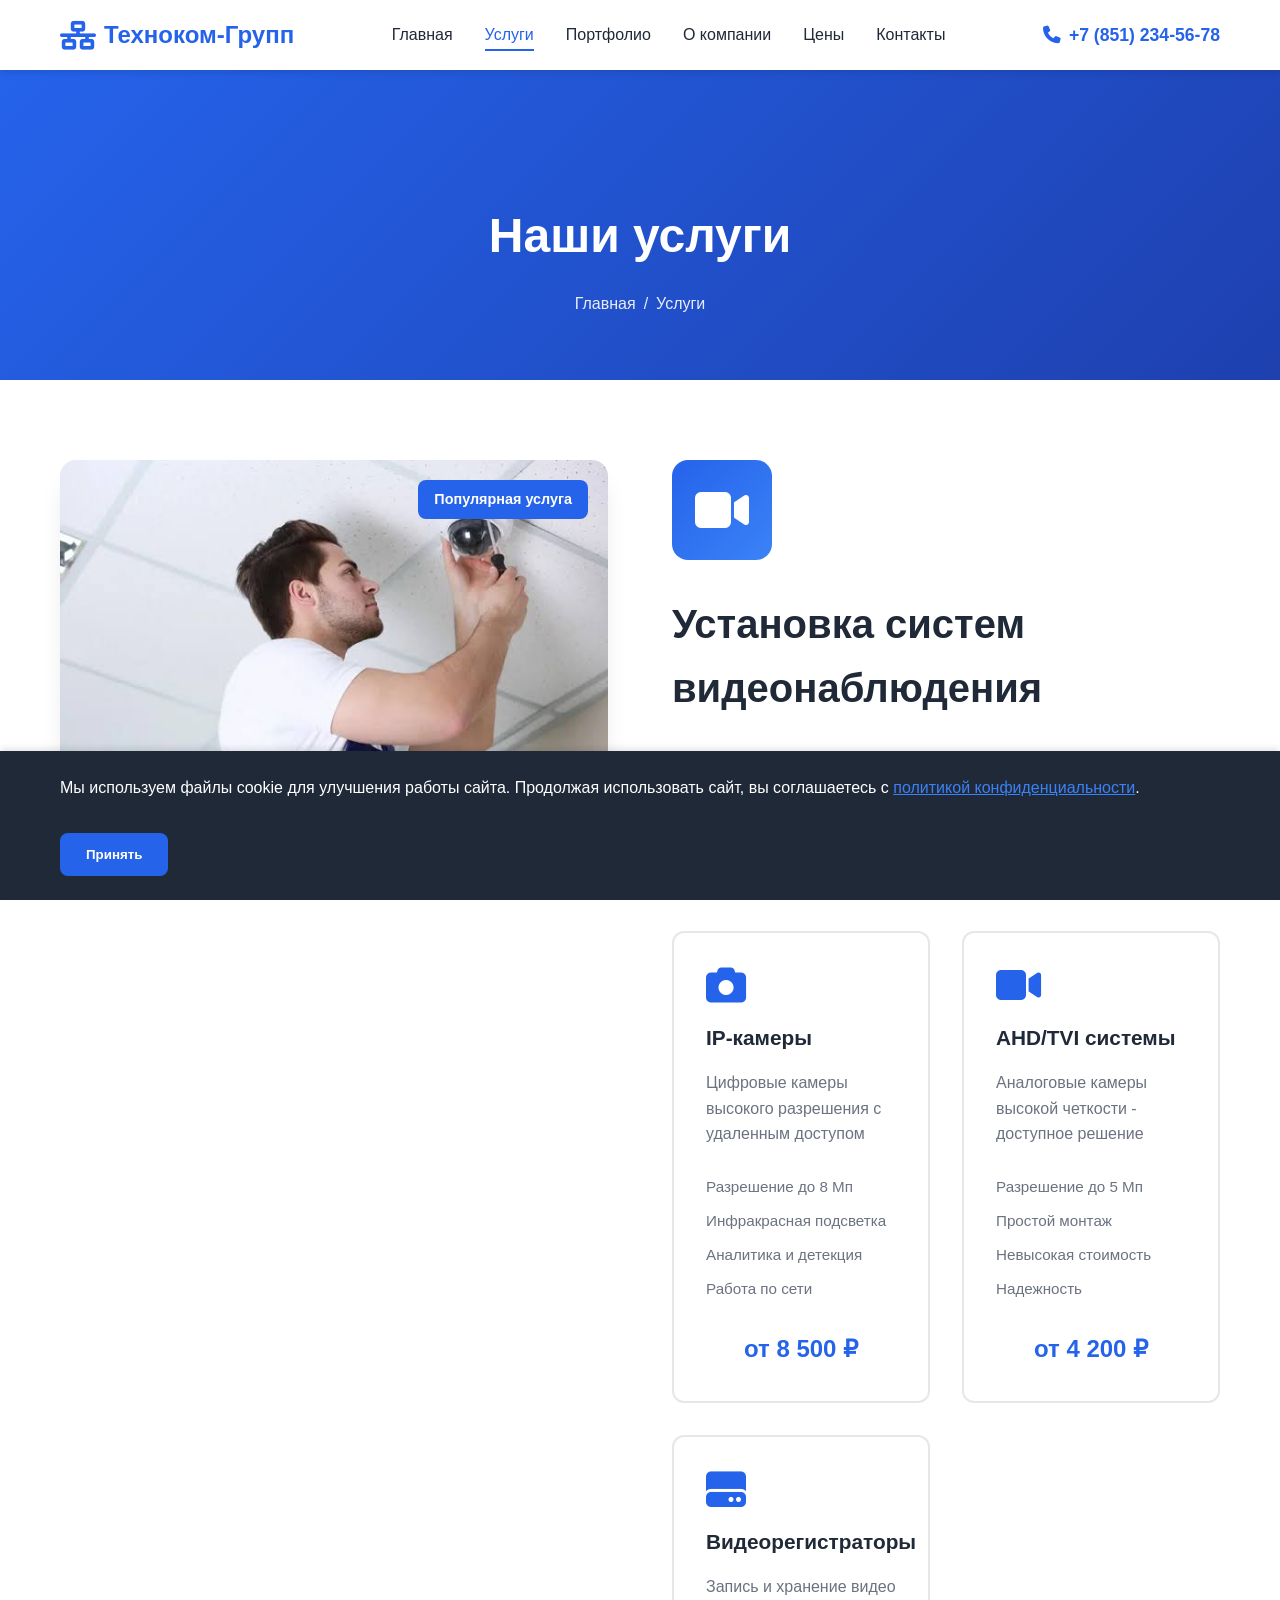
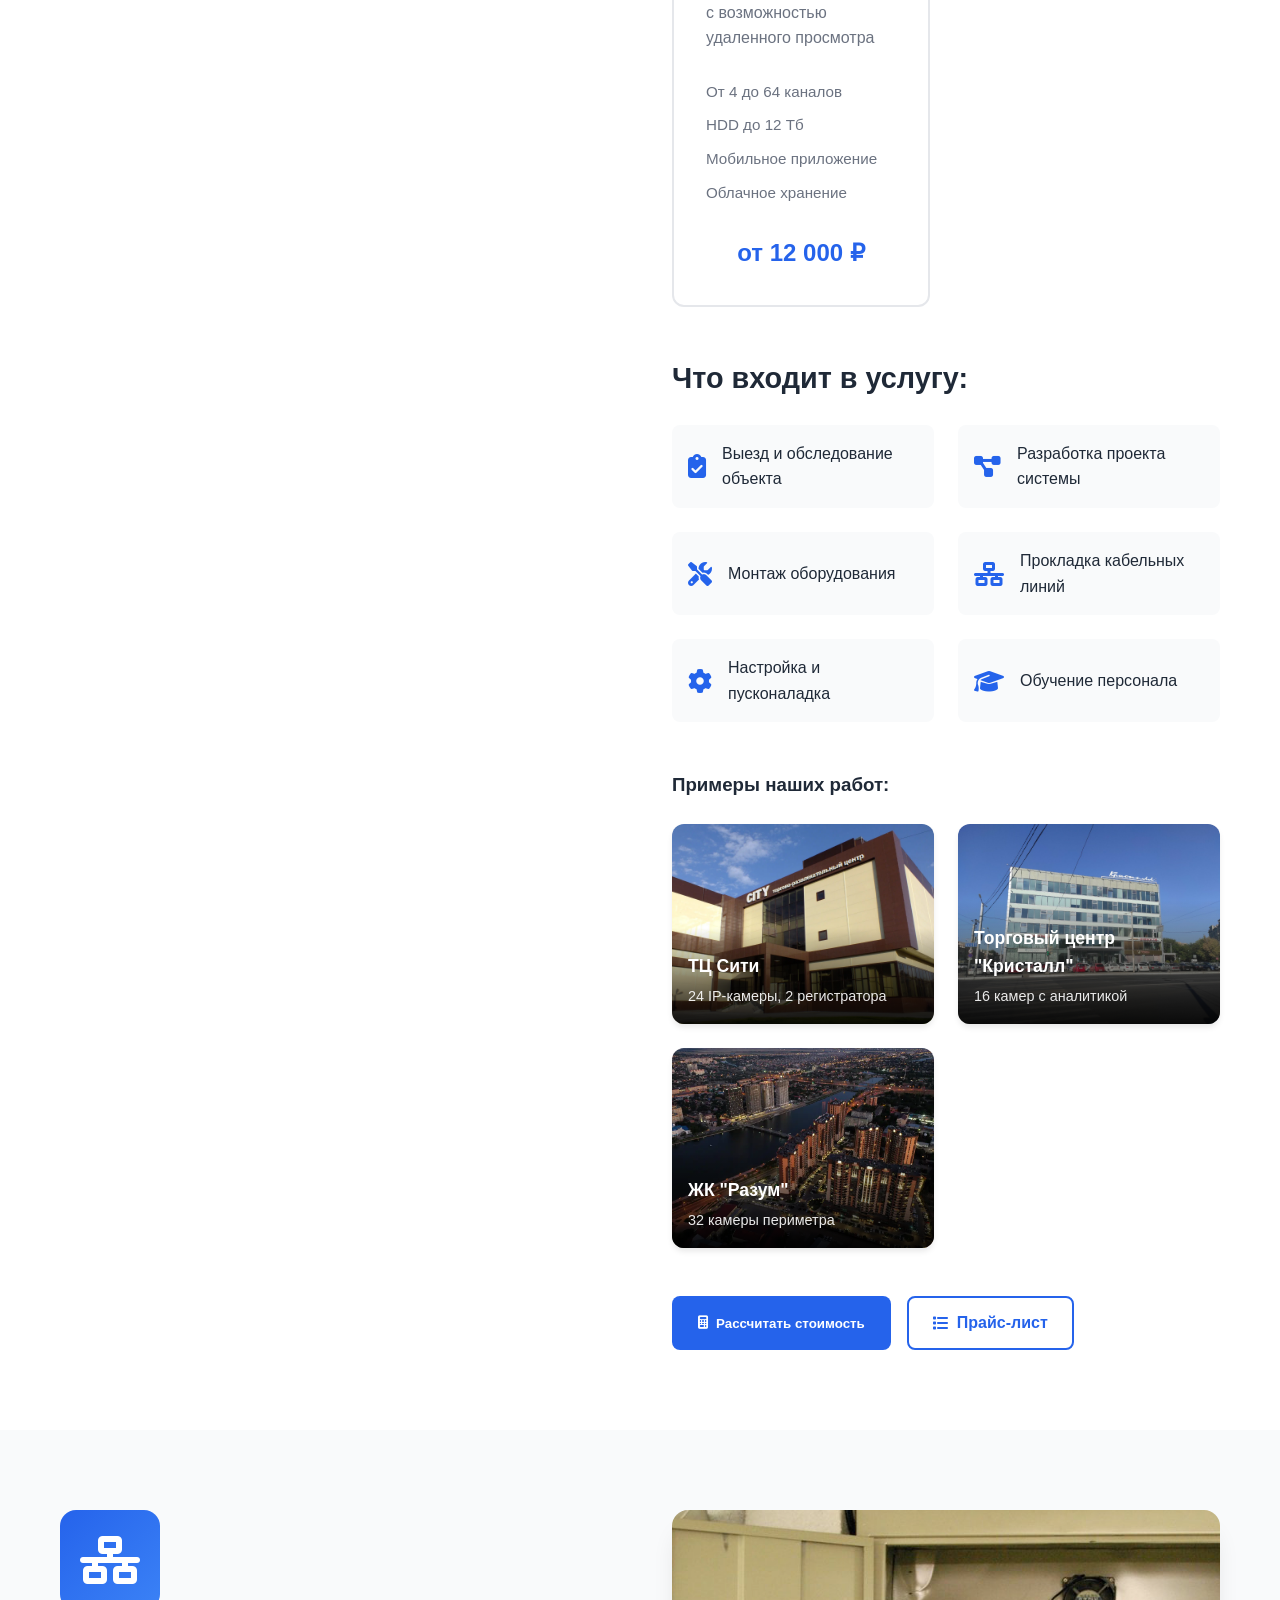
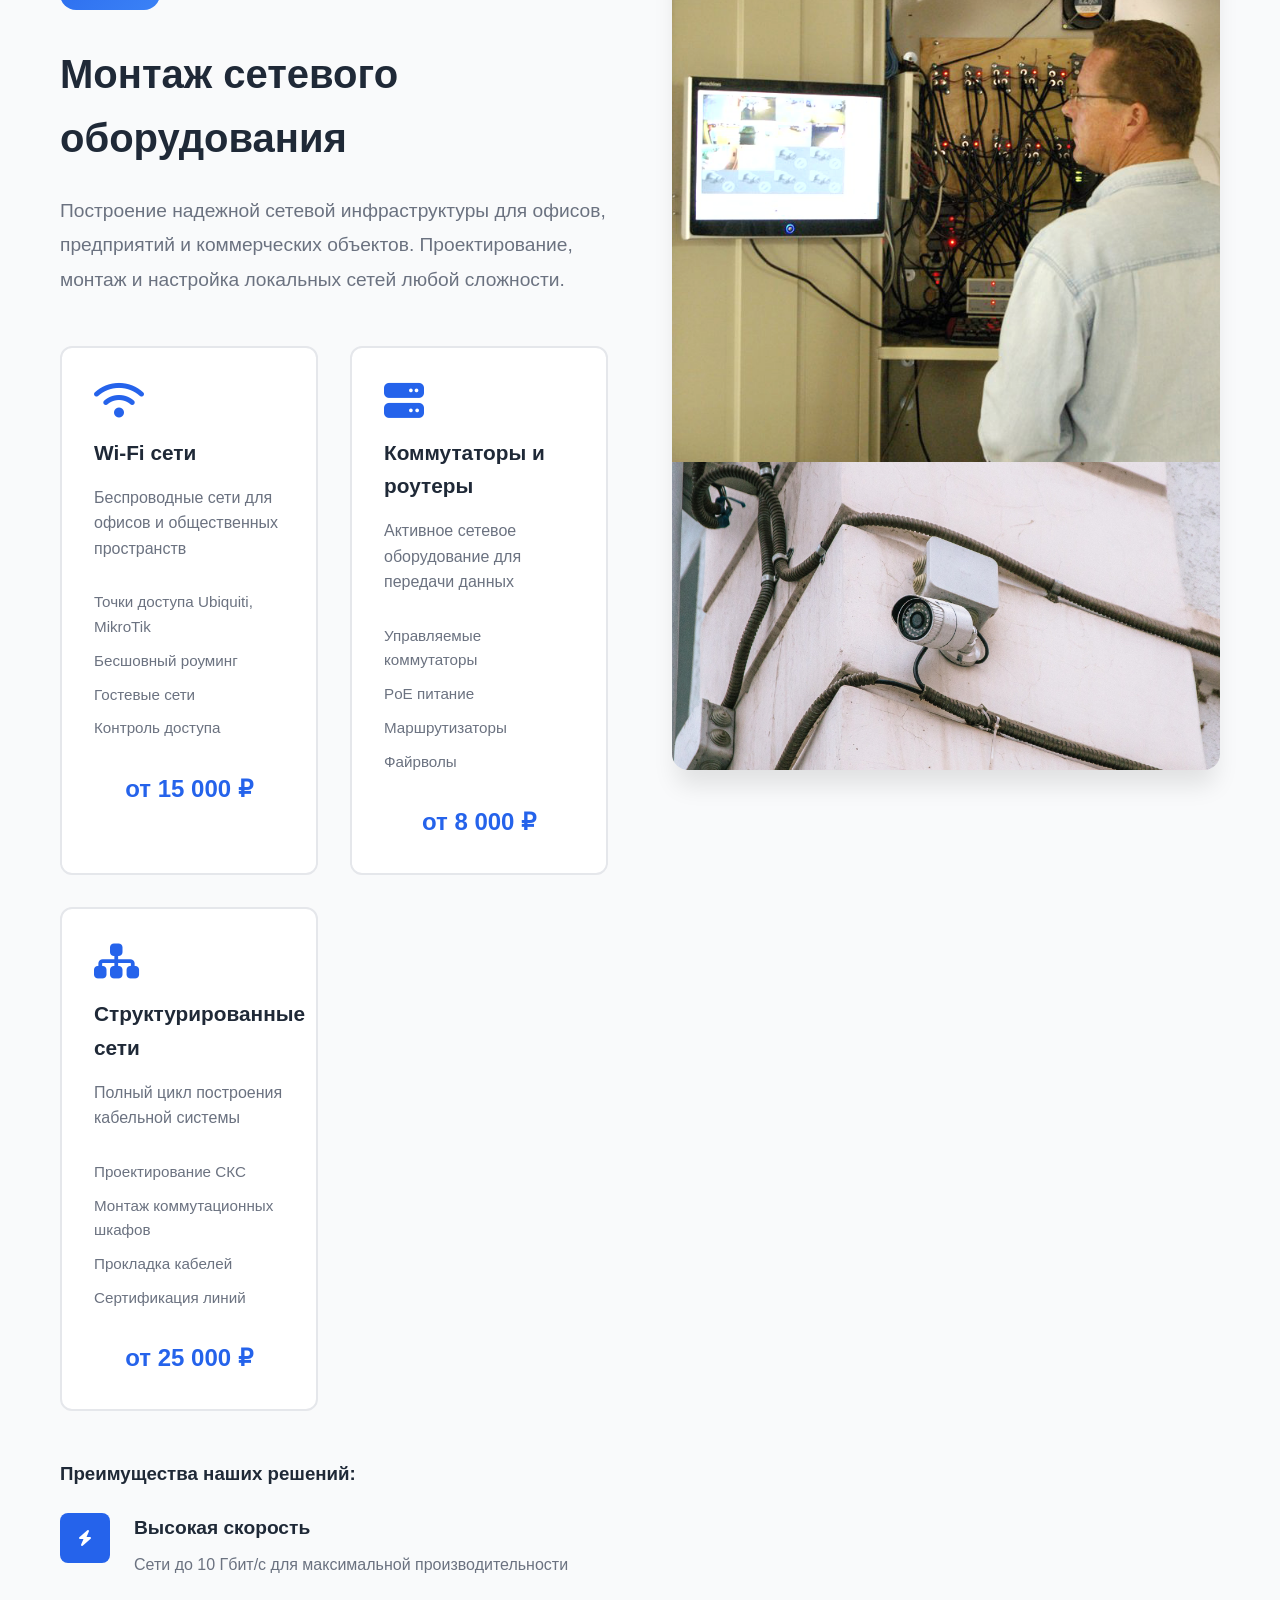
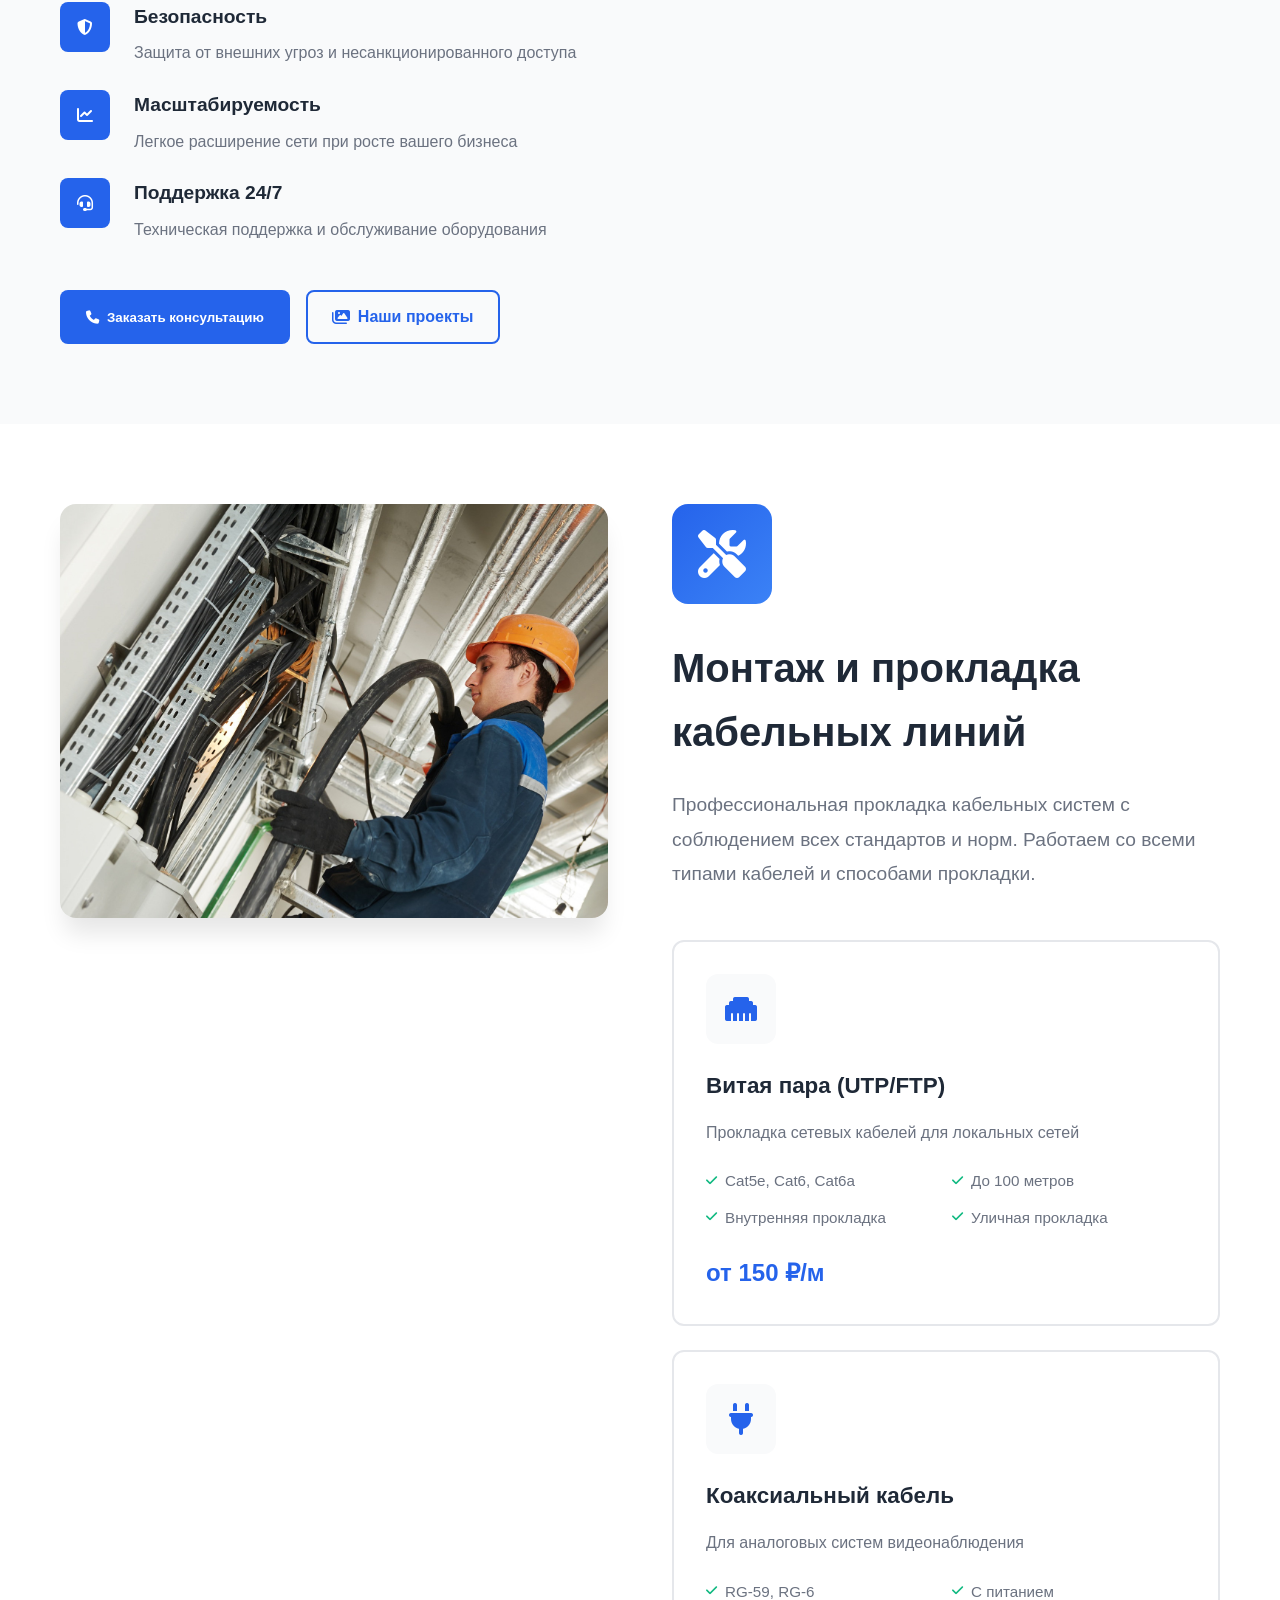
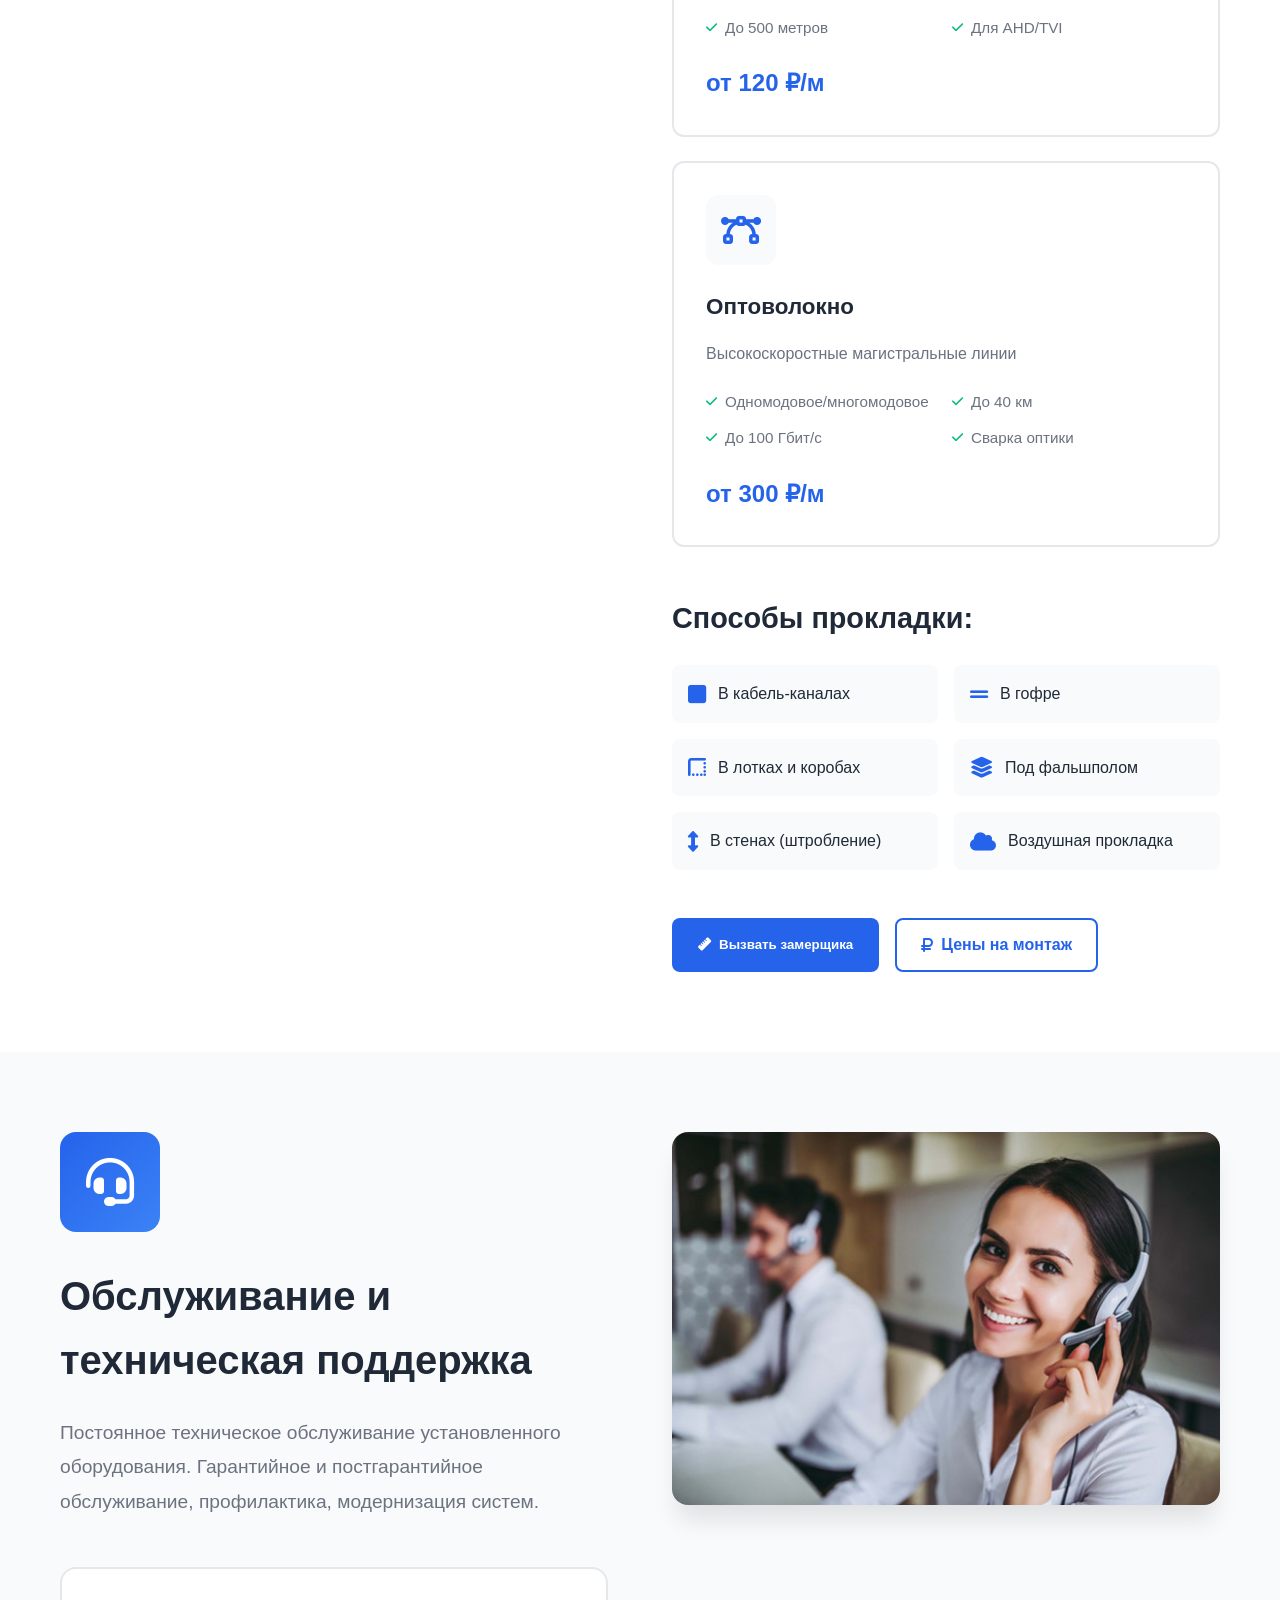
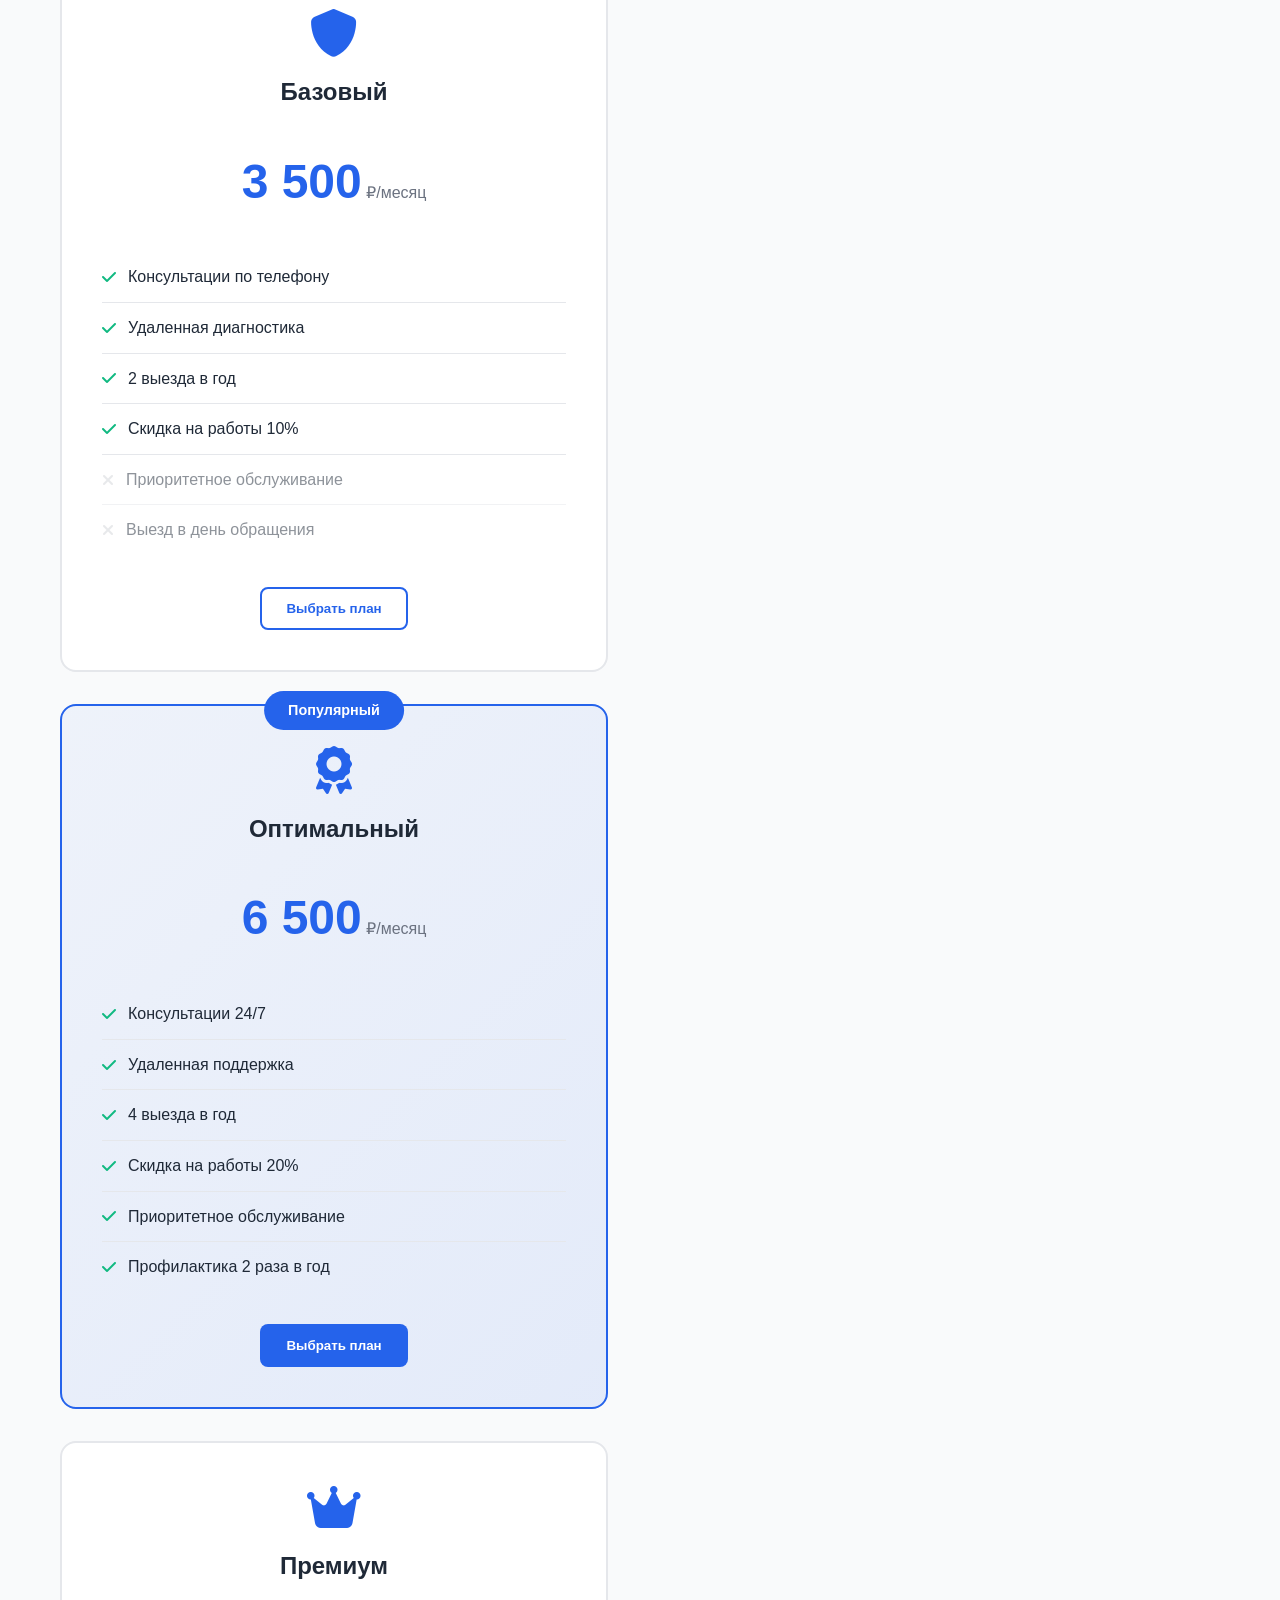
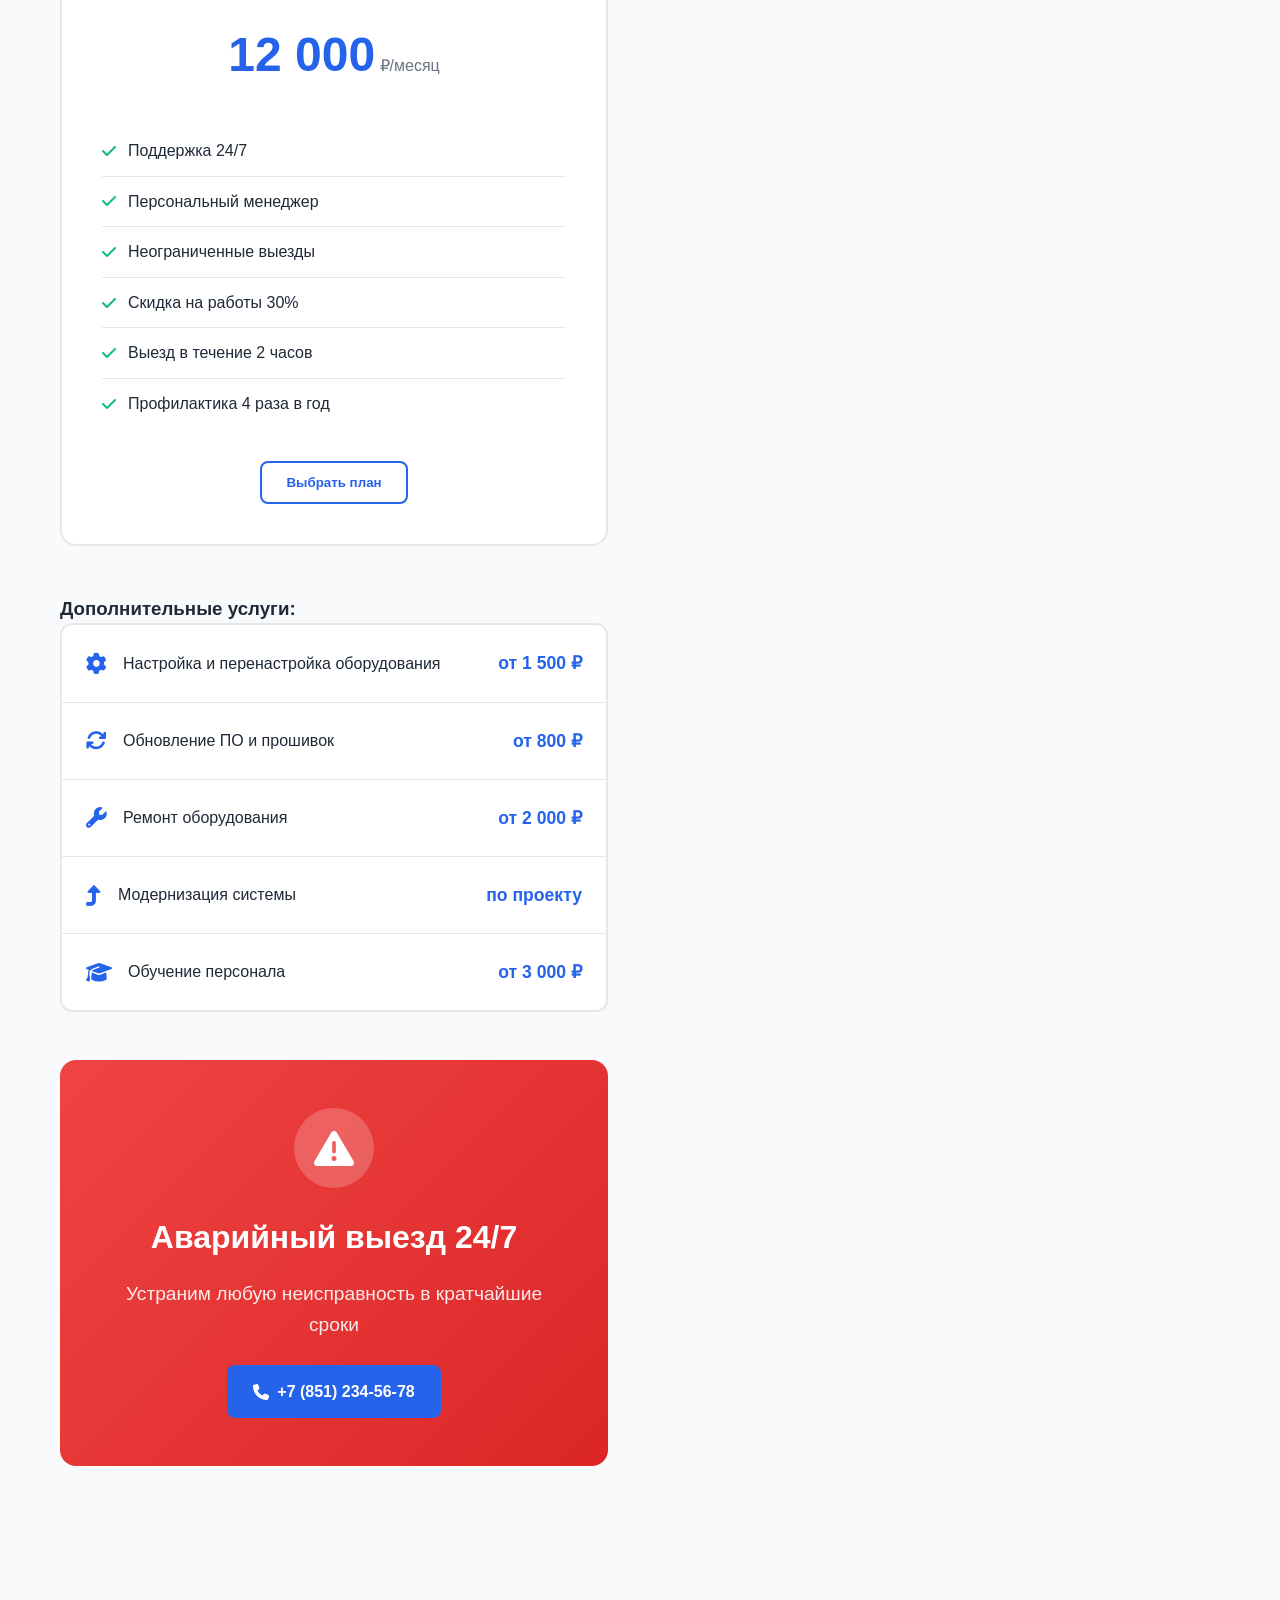
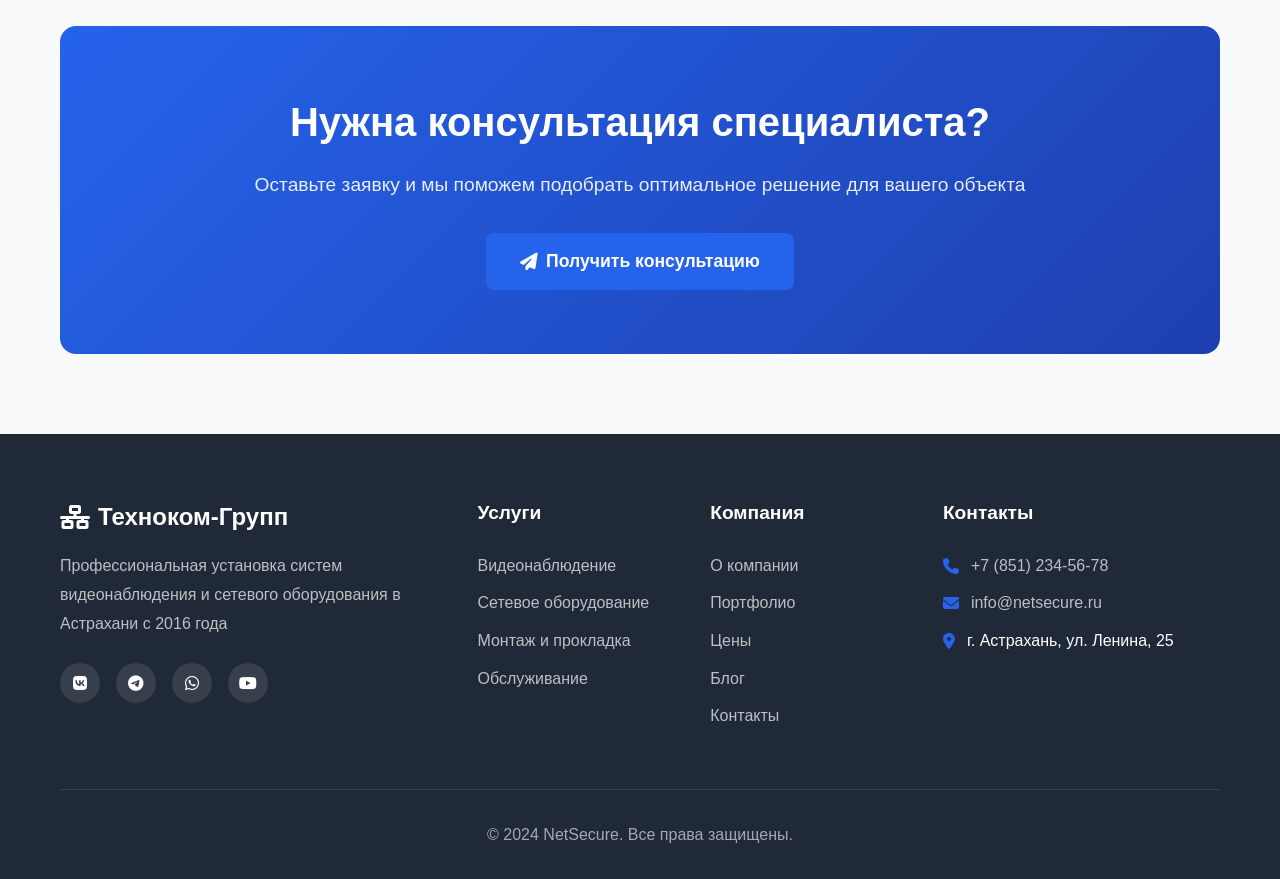
<file: services.html>
<!doctype html>
<html lang="ru">
  <head>
    <meta charset="UTF-8" />
    <meta name="viewport" content="width=device-width, initial-scale=1.0" />
    <title>
      Услуги - Установка видеонаблюдения и сетевого оборудования |
      Техноком-Групп
    </title>
    <link rel="stylesheet" href="css/style.css" />
    <link
      rel="stylesheet"
      href="https://cdnjs.cloudflare.com/ajax/libs/font-awesome/6.4.0/css/all.min.css"
    />
  </head>
  <body>
    <header class="header" id="header">
      <div class="container">
        <nav class="nav">
          <div class="logo">
            <i class="fas fa-network-wired"></i>
            <span>Техноком-Групп</span>
          </div>
          <ul class="nav-menu" id="navMenu">
            <li><a href="index.html">Главная</a></li>
            <li><a href="services.html" class="active">Услуги</a></li>
            <li><a href="portfolio.html">Портфолио</a></li>
            <li><a href="about.html">О компании</a></li>
            <li><a href="prices.html">Цены</a></li>
            <li><a href="contacts.html">Контакты</a></li>
          </ul>
          <div class="nav-right">
            <a href="tel:+78512345678" class="phone">
              <i class="fas fa-phone"></i>
              +7 (851) 234-56-78
            </a>
            <button class="burger" id="burger">
              <span></span>
              <span></span>
              <span></span>
            </button>
          </div>
        </nav>
      </div>
    </header>

    <!-- Page Header -->
    <section class="page-header">
      <div class="container">
        <h1 class="page-title animate-text">Наши услуги</h1>
        <div class="breadcrumbs">
          <a href="index.html">Главная</a>
          <span>/</span>
          <span>Услуги</span>
        </div>
      </div>
    </section>

    <!-- Video Surveillance -->
    <section class="service-detail" id="video">
      <div class="container">
        <div class="service-detail-wrapper">
          <div class="service-detail-image scroll-reveal">
            <img
              src="images/videonabludenie-remont.jpg"
              alt="Видеонаблюдение"
            />
            <div class="service-badge">Популярная услуга</div>
          </div>
          <div class="service-detail-content scroll-reveal">
            <div class="service-icon-large">
              <i class="fas fa-video"></i>
            </div>
            <h2>Установка систем видеонаблюдения</h2>
            <p class="lead">
              Проектирование и монтаж современных систем видеонаблюдения для
              объектов любого назначения. Используем оборудование ведущих
              производителей с гарантией качества.
            </p>

            <div class="service-types">
              <div class="type-card">
                <i class="fas fa-camera"></i>
                <h4>IP-камеры</h4>
                <p>Цифровые камеры высокого разрешения с удаленным доступом</p>
                <ul>
                  <li>Разрешение до 8 Мп</li>
                  <li>Инфракрасная подсветка</li>
                  <li>Аналитика и детекция</li>
                  <li>Работа по сети</li>
                </ul>
                <span class="price-from">от 8 500 ₽</span>
              </div>

              <div class="type-card">
                <i class="fas fa-video"></i>
                <h4>AHD/TVI системы</h4>
                <p>Аналоговые камеры высокой четкости - доступное решение</p>
                <ul>
                  <li>Разрешение до 5 Мп</li>
                  <li>Простой монтаж</li>
                  <li>Невысокая стоимость</li>
                  <li>Надежность</li>
                </ul>
                <span class="price-from">от 4 200 ₽</span>
              </div>

              <div class="type-card">
                <i class="fas fa-hdd"></i>
                <h4>Видеорегистраторы</h4>
                <p>
                  Запись и хранение видео с возможностью удаленного просмотра
                </p>
                <ul>
                  <li>От 4 до 64 каналов</li>
                  <li>HDD до 12 Тб</li>
                  <li>Мобильное приложение</li>
                  <li>Облачное хранение</li>
                </ul>
                <span class="price-from">от 12 000 ₽</span>
              </div>
            </div>

            <div class="service-features">
              <h3>Что входит в услугу:</h3>
              <div class="features-grid">
                <div class="feature-item">
                  <i class="fas fa-clipboard-check"></i>
                  <span>Выезд и обследование объекта</span>
                </div>
                <div class="feature-item">
                  <i class="fas fa-project-diagram"></i>
                  <span>Разработка проекта системы</span>
                </div>
                <div class="feature-item">
                  <i class="fas fa-tools"></i>
                  <span>Монтаж оборудования</span>
                </div>
                <div class="feature-item">
                  <i class="fas fa-network-wired"></i>
                  <span>Прокладка кабельных линий</span>
                </div>
                <div class="feature-item">
                  <i class="fas fa-cog"></i>
                  <span>Настройка и пусконаладка</span>
                </div>
                <div class="feature-item">
                  <i class="fas fa-graduation-cap"></i>
                  <span>Обучение персонала</span>
                </div>
              </div>
            </div>

            <div class="service-examples">
              <h3>Примеры наших работ:</h3>
              <div class="examples-grid">
                <div class="example-card">
                  <img src="images/examples/city-1.jpg" alt="Сити Астрахань" />
                  <div class="example-info">
                    <h4>ТЦ Сити</h4>
                    <p>24 IP-камеры, 2 регистратора</p>
                  </div>
                </div>
                <div class="example-card">
                  <img src="images/examples/cristal-1.jpg" alt="Магазин" />
                  <div class="example-info">
                    <h4>Торговый центр "Кристалл"</h4>
                    <p>16 камер с аналитикой</p>
                  </div>
                </div>
                <div class="example-card">
                  <img
                    src="images/Razum_jk-2.jpg"
                    alt="ЖК Разум"
                  />
                  <div class="example-info">
                    <h4>ЖК "Разум"</h4>
                    <p>32 камеры периметра</p>
                  </div>
                </div>
              </div>
            </div>

            <div class="service-cta">
              <button class="btn btn-primary" onclick="openModal()">
                <i class="fas fa-calculator"></i>
                Рассчитать стоимость
              </button>
              <a href="prices.html" class="btn btn-outline">
                <i class="fas fa-list"></i>
                Прайс-лист
              </a>
            </div>
          </div>
        </div>
      </div>
    </section>

    <!-- Network Equipment -->
    <section class="service-detail alternate" id="network">
      <div class="container">
        <div class="service-detail-wrapper">
          <div class="service-detail-content scroll-reveal">
            <div class="service-icon-large">
              <i class="fas fa-network-wired"></i>
            </div>
            <h2>Монтаж сетевого оборудования</h2>
            <p class="lead">
              Построение надежной сетевой инфраструктуры для офисов, предприятий
              и коммерческих объектов. Проектирование, монтаж и настройка
              локальных сетей любой сложности.
            </p>

            <div class="service-types">
              <div class="type-card">
                <i class="fas fa-wifi"></i>
                <h4>Wi-Fi сети</h4>
                <p>Беспроводные сети для офисов и общественных пространств</p>
                <ul>
                  <li>Точки доступа Ubiquiti, MikroTik</li>
                  <li>Бесшовный роуминг</li>
                  <li>Гостевые сети</li>
                  <li>Контроль доступа</li>
                </ul>
                <span class="price-from">от 15 000 ₽</span>
              </div>

              <div class="type-card">
                <i class="fas fa-server"></i>
                <h4>Коммутаторы и роутеры</h4>
                <p>Активное сетевое оборудование для передачи данных</p>
                <ul>
                  <li>Управляемые коммутаторы</li>
                  <li>PoE питание</li>
                  <li>Маршрутизаторы</li>
                  <li>Файрволы</li>
                </ul>
                <span class="price-from">от 8 000 ₽</span>
              </div>

              <div class="type-card">
                <i class="fas fa-sitemap"></i>
                <h4>Структурированные сети</h4>
                <p>Полный цикл построения кабельной системы</p>
                <ul>
                  <li>Проектирование СКС</li>
                  <li>Монтаж коммутационных шкафов</li>
                  <li>Прокладка кабелей</li>
                  <li>Сертификация линий</li>
                </ul>
                <span class="price-from">от 25 000 ₽</span>
              </div>
            </div>

            <div class="service-benefits">
              <h3>Преимущества наших решений:</h3>
              <div class="benefits-list">
                <div class="benefit-item">
                  <i class="fas fa-bolt"></i>
                  <div>
                    <h4>Высокая скорость</h4>
                    <p>Сети до 10 Гбит/с для максимальной производительности</p>
                  </div>
                </div>
                <div class="benefit-item">
                  <i class="fas fa-shield-alt"></i>
                  <div>
                    <h4>Безопасность</h4>
                    <p>
                      Защита от внешних угроз и несанкционированного доступа
                    </p>
                  </div>
                </div>
                <div class="benefit-item">
                  <i class="fas fa-chart-line"></i>
                  <div>
                    <h4>Масштабируемость</h4>
                    <p>Легкое расширение сети при росте вашего бизнеса</p>
                  </div>
                </div>
                <div class="benefit-item">
                  <i class="fas fa-headset"></i>
                  <div>
                    <h4>Поддержка 24/7</h4>
                    <p>Техническая поддержка и обслуживание оборудования</p>
                  </div>
                </div>
              </div>
            </div>

            <div class="service-cta">
              <button class="btn btn-primary" onclick="openModal()">
                <i class="fas fa-phone"></i>
                Заказать консультацию
              </button>
              <a href="portfolio.html" class="btn btn-outline">
                <i class="fas fa-images"></i>
                Наши проекты
              </a>
            </div>
          </div>
          <div class="service-detail-image scroll-reveal">
            <img
              src="images/montag_videonabludenya1.png"
              alt="Сетевое оборудование"
            />
            <img src="./images/montag_videonabludenya2.jpg" alt="">
          </div>
        </div>
      </div>
    </section>

    <!-- Cable Installation -->
    <section class="service-detail" id="install">
      <div class="container">
        <div class="service-detail-wrapper">
          <div class="service-detail-image scroll-reveal">
            <img
              src="images/montag_videonabludenya3.jpg"
              alt="Прокладка кабелей"
            />
          </div>
          <div class="service-detail-content scroll-reveal">
            <div class="service-icon-large">
              <i class="fas fa-tools"></i>
            </div>
            <h2>Монтаж и прокладка кабельных линий</h2>
            <p class="lead">
              Профессиональная прокладка кабельных систем с соблюдением всех
              стандартов и норм. Работаем со всеми типами кабелей и способами
              прокладки.
            </p>

            <div class="installation-types">
              <div class="install-card">
                <div class="install-icon">
                  <i class="fas fa-ethernet"></i>
                </div>
                <h4>Витая пара (UTP/FTP)</h4>
                <p>Прокладка сетевых кабелей для локальных сетей</p>
                <div class="install-details">
                  <span><i class="fas fa-check"></i> Cat5e, Cat6, Cat6a</span>
                  <span><i class="fas fa-check"></i> До 100 метров</span>
                  <span><i class="fas fa-check"></i> Внутренняя прокладка</span>
                  <span><i class="fas fa-check"></i> Уличная прокладка</span>
                </div>
                <div class="install-price">от 150 ₽/м</div>
              </div>

              <div class="install-card">
                <div class="install-icon">
                  <i class="fas fa-plug"></i>
                </div>
                <h4>Коаксиальный кабель</h4>
                <p>Для аналоговых систем видеонаблюдения</p>
                <div class="install-details">
                  <span><i class="fas fa-check"></i> RG-59, RG-6</span>
                  <span><i class="fas fa-check"></i> С питанием</span>
                  <span><i class="fas fa-check"></i> До 500 метров</span>
                  <span><i class="fas fa-check"></i> Для AHD/TVI</span>
                </div>
                <div class="install-price">от 120 ₽/м</div>
              </div>

              <div class="install-card">
                <div class="install-icon">
                  <i class="fas fa-bezier-curve"></i>
                </div>
                <h4>Оптоволокно</h4>
                <p>Высокоскоростные магистральные линии</p>
                <div class="install-details">
                  <span
                    ><i class="fas fa-check"></i> Одномодовое/многомодовое</span
                  >
                  <span><i class="fas fa-check"></i> До 40 км</span>
                  <span><i class="fas fa-check"></i> До 100 Гбит/с</span>
                  <span><i class="fas fa-check"></i> Сварка оптики</span>
                </div>
                <div class="install-price">от 300 ₽/м</div>
              </div>
            </div>

            <div class="installation-methods">
              <h3>Способы прокладки:</h3>
              <div class="methods-grid">
                <div class="method-item">
                  <i class="fas fa-square"></i>
                  <span>В кабель-каналах</span>
                </div>
                <div class="method-item">
                  <i class="fas fa-grip-lines"></i>
                  <span>В гофре</span>
                </div>
                <div class="method-item">
                  <i class="fas fa-border-style"></i>
                  <span>В лотках и коробах</span>
                </div>
                <div class="method-item">
                  <i class="fas fa-layer-group"></i>
                  <span>Под фальшполом</span>
                </div>
                <div class="method-item">
                  <i class="fas fa-arrows-alt-v"></i>
                  <span>В стенах (штробление)</span>
                </div>
                <div class="method-item">
                  <i class="fas fa-cloud"></i>
                  <span>Воздушная прокладка</span>
                </div>
              </div>
            </div>

            <div class="service-cta">
              <button class="btn btn-primary" onclick="openModal()">
                <i class="fas fa-ruler"></i>
                Вызвать замерщика
              </button>
              <a href="prices.html" class="btn btn-outline">
                <i class="fas fa-ruble-sign"></i>
                Цены на монтаж
              </a>
            </div>
          </div>
        </div>
      </div>
    </section>

    <!-- Support & Maintenance -->
    <section class="service-detail alternate" id="support">
      <div class="container">
        <div class="service-detail-wrapper">
          <div class="service-detail-content scroll-reveal">
            <div class="service-icon-large">
              <i class="fas fa-headset"></i>
            </div>
            <h2>Обслуживание и техническая поддержка</h2>
            <p class="lead">
              Постоянное техническое обслуживание установленного оборудования.
              Гарантийное и постгарантийное обслуживание, профилактика,
              модернизация систем.
            </p>

            <div class="support-plans">
              <div class="plan-card">
                <div class="plan-header">
                  <i class="fas fa-shield"></i>
                  <h4>Базовый</h4>
                </div>
                <div class="plan-price">
                  <span class="price">3 500</span>
                  <span class="period">₽/месяц</span>
                </div>
                <ul class="plan-features">
                  <li><i class="fas fa-check"></i> Консультации по телефону</li>
                  <li><i class="fas fa-check"></i> Удаленная диагностика</li>
                  <li><i class="fas fa-check"></i> 2 выезда в год</li>
                  <li><i class="fas fa-check"></i> Скидка на работы 10%</li>
                  <li class="disabled">
                    <i class="fas fa-times"></i> Приоритетное обслуживание
                  </li>
                  <li class="disabled">
                    <i class="fas fa-times"></i> Выезд в день обращения
                  </li>
                </ul>
                <button class="btn btn-outline" onclick="openModal()">
                  Выбрать план
                </button>
              </div>

              <div class="plan-card featured">
                <div class="plan-badge">Популярный</div>
                <div class="plan-header">
                  <i class="fas fa-award"></i>
                  <h4>Оптимальный</h4>
                </div>
                <div class="plan-price">
                  <span class="price">6 500</span>
                  <span class="period">₽/месяц</span>
                </div>
                <ul class="plan-features">
                  <li><i class="fas fa-check"></i> Консультации 24/7</li>
                  <li><i class="fas fa-check"></i> Удаленная поддержка</li>
                  <li><i class="fas fa-check"></i> 4 выезда в год</li>
                  <li><i class="fas fa-check"></i> Скидка на работы 20%</li>
                  <li>
                    <i class="fas fa-check"></i> Приоритетное обслуживание
                  </li>
                  <li>
                    <i class="fas fa-check"></i> Профилактика 2 раза в год
                  </li>
                </ul>
                <button class="btn btn-primary" onclick="openModal()">
                  Выбрать план
                </button>
              </div>

              <div class="plan-card">
                <div class="plan-header">
                  <i class="fas fa-crown"></i>
                  <h4>Премиум</h4>
                </div>
                <div class="plan-price">
                  <span class="price">12 000</span>
                  <span class="period">₽/месяц</span>
                </div>
                <ul class="plan-features">
                  <li><i class="fas fa-check"></i> Поддержка 24/7</li>
                  <li><i class="fas fa-check"></i> Персональный менеджер</li>
                  <li><i class="fas fa-check"></i> Неограниченные выезды</li>
                  <li><i class="fas fa-check"></i> Скидка на работы 30%</li>
                  <li><i class="fas fa-check"></i> Выезд в течение 2 часов</li>
                  <li>
                    <i class="fas fa-check"></i> Профилактика 4 раза в год
                  </li>
                </ul>
                <button class="btn btn-outline" onclick="openModal()">
                  Выбрать план
                </button>
              </div>
            </div>

            <div class="support-services">
              <h3>Дополнительные услуги:</h3>
              <div class="services-list">
                <div class="service-row">
                  <div class="service-name">
                    <i class="fas fa-cog"></i>
                    <span>Настройка и перенастройка оборудования</span>
                  </div>
                  <div class="service-price">от 1 500 ₽</div>
                </div>
                <div class="service-row">
                  <div class="service-name">
                    <i class="fas fa-sync"></i>
                    <span>Обновление ПО и прошивок</span>
                  </div>
                  <div class="service-price">от 800 ₽</div>
                </div>
                <div class="service-row">
                  <div class="service-name">
                    <i class="fas fa-wrench"></i>
                    <span>Ремонт оборудования</span>
                  </div>
                  <div class="service-price">от 2 000 ₽</div>
                </div>
                <div class="service-row">
                  <div class="service-name">
                    <i class="fas fa-level-up-alt"></i>
                    <span>Модернизация системы</span>
                  </div>
                  <div class="service-price">по проекту</div>
                </div>
                <div class="service-row">
                  <div class="service-name">
                    <i class="fas fa-graduation-cap"></i>
                    <span>Обучение персонала</span>
                  </div>
                  <div class="service-price">от 3 000 ₽</div>
                </div>
              </div>
            </div>

            <div class="emergency-service">
              <div class="emergency-icon">
                <i class="fas fa-exclamation-triangle"></i>
              </div>
              <div class="emergency-content">
                <h3>Аварийный выезд 24/7</h3>
                <p>Устраним любую неисправность в кратчайшие сроки</p>
                <a href="tel:+78512345678" class="btn btn-primary">
                  <i class="fas fa-phone"></i>
                  +7 (851) 234-56-78
                </a>
              </div>
            </div>
          </div>
          <div class="service-detail-image scroll-reveal">
            <img src="images/poderjka.jpeg" alt="Техподдержка" />
          </div>
        </div>
      </div>
    </section>

    <!-- CTA Section -->
    <section class="cta-section">
      <div class="container">
        <div class="cta-wrapper scroll-reveal">
          <h2>Нужна консультация специалиста?</h2>
          <p>
            Оставьте заявку и мы поможем подобрать оптимальное решение для
            вашего объекта
          </p>
          <button class="btn btn-primary btn-lg" onclick="openModal()">
            <i class="fas fa-paper-plane"></i>
            Получить консультацию
          </button>
        </div>
      </div>
    </section>

    <footer class="footer">
      <div class="container">
        <div class="footer-top">
          <div class="footer-col">
            <div class="footer-logo">
              <i class="fas fa-network-wired"></i>
              <span>Техноком-Групп</span>
            </div>
            <p>
              Профессиональная установка систем видеонаблюдения и сетевого
              оборудования в Астрахани с 2016 года
            </p>
            <div class="social-links">
              <a href="#"><i class="fab fa-vk"></i></a>
              <a href="#"><i class="fab fa-telegram"></i></a>
              <a href="#"><i class="fab fa-whatsapp"></i></a>
              <a href="#"><i class="fab fa-youtube"></i></a>
            </div>
          </div>
          <div class="footer-col">
            <h4>Услуги</h4>
            <ul>
              <li><a href="services.html#video">Видеонаблюдение</a></li>
              <li><a href="services.html#network">Сетевое оборудование</a></li>
              <li><a href="services.html#install">Монтаж и прокладка</a></li>
              <li><a href="services.html#support">Обслуживание</a></li>
            </ul>
          </div>
          <div class="footer-col">
            <h4>Компания</h4>
            <ul>
              <li><a href="about.html">О компании</a></li>
              <li><a href="portfolio.html">Портфолио</a></li>
              <li><a href="prices.html">Цены</a></li>
              <li><a href="blog.html">Блог</a></li>
              <li><a href="contacts.html">Контакты</a></li>
            </ul>
          </div>
          <div class="footer-col">
            <h4>Контакты</h4>
            <ul class="contact-list">
              <li>
                <i class="fas fa-phone"></i>
                <a href="tel:+78512345678">+7 (851) 234-56-78</a>
              </li>
              <li>
                <i class="fas fa-envelope"></i>
                <a href="mailto:info@netsecure.ru">info@netsecure.ru</a>
              </li>
              <li>
                <i class="fas fa-map-marker-alt"></i>
                <span>г. Астрахань, ул. Ленина, 25</span>
              </li>
            </ul>
          </div>
        </div>
        <div class="footer-bottom">
          <p>&copy; 2024 NetSecure. Все права защищены.</p>
        </div>
      </div>
    </footer>

    <div class="modal" id="consultModal">
      <div class="modal-overlay" onclick="closeModal()"></div>
      <div class="modal-content">
        <button class="modal-close" onclick="closeModal()">
          <i class="fas fa-times"></i>
        </button>
        <h3>Заказать консультацию</h3>
        <form id="modalForm">
          <div class="form-group">
            <input type="text" placeholder="Ваше имя" required />
          </div>
          <div class="form-group">
            <input type="tel" placeholder="+7 (___) ___-__-__" required />
          </div>
          <div class="form-group">
            <select>
              <option value="">Выберите услугу</option>
              <option value="video">Видеонаблюдение</option>
              <option value="network">Сетевое оборудование</option>
              <option value="install">Монтаж и прокладка</option>
              <option value="support">Обслуживание</option>
            </select>
          </div>
          <button type="submit" class="btn btn-primary btn-block">
            Отправить
          </button>
        </form>
      </div>
    </div>

    <script src="js/main.js"></script>
  </body>
</html>
</file>
<file: css/style.css>
/* ==========================================
   GENERAL STYLES & RESET
   ========================================== */

:root {
  --primary-color: #2563eb;
  --primary-dark: #1e40af;
  --primary-light: #3b82f6;
  --secondary-color: #10b981;
  --dark-color: #1f2937;
  --light-color: #f9fafb;
  --gray-color: #6b7280;
  --border-color: #e5e7eb;
  --success-color: #10b981;
  --warning-color: #f59e0b;
  --danger-color: #ef4444;
  --white: #ffffff;
  --shadow-sm: 0 1px 2px 0 rgba(0, 0, 0, 0.05);
  --shadow-md: 0 4px 6px -1px rgba(0, 0, 0, 0.1);
  --shadow-lg: 0 10px 15px -3px rgba(0, 0, 0, 0.1);
  --shadow-xl: 0 20px 25px -5px rgba(0, 0, 0, 0.1);
  --transition: all 0.3s ease;
  --radius-sm: 4px;
  --radius-md: 8px;
  --radius-lg: 12px;
  --radius-xl: 16px;
}

* {
  margin: 0;
  padding: 0;
  box-sizing: border-box;
}

html {
  scroll-behavior: smooth;
  font-size: 16px;
}

body {
  font-family:
    "Inter",
    -apple-system,
    BlinkMacSystemFont,
    "Segoe UI",
    Roboto,
    "Helvetica Neue",
    Arial,
    sans-serif;
  line-height: 1.6;
  color: var(--dark-color);
  background-color: var(--white);
  overflow-x: hidden;
}

img {
  max-width: 100%;
  height: auto;
  display: block;
}

a {
  text-decoration: none;
  color: inherit;
  transition: var(--transition);
}

ul {
  list-style: none;
}

button {
  border: none;
  background: none;
  cursor: pointer;
  font-family: inherit;
}

input,
textarea,
select {
  font-family: inherit;
  font-size: inherit;
}

/* ==========================================
   CONTAINER & LAYOUT
   ========================================== */

.container {
  max-width: 1200px;
  margin: 0 auto;
  padding: 0 20px;
}

.text-center {
  text-align: center;
}

/* ==========================================
   HEADER & NAVIGATION
   ========================================== */

.header {
  position: fixed;
  top: 0;
  left: 0;
  width: 100%;
  background: var(--white);
  box-shadow: var(--shadow-md);
  z-index: 1000;
  transition: var(--transition);
}

.header.scrolled {
  box-shadow: var(--shadow-lg);
}

.nav {
  display: flex;
  align-items: center;
  justify-content: space-between;
  padding: 1rem 0;
}

.logo {
  display: flex;
  align-items: center;
  gap: 0.5rem;
  font-size: 1.5rem;
  font-weight: 700;
  color: var(--primary-color);
}

.logo i {
  font-size: 1.8rem;
}

.nav-menu {
  display: flex;
  gap: 2rem;
  align-items: center;
}

.nav-menu a {
  position: relative;
  font-weight: 500;
  color: var(--dark-color);
  padding: 0.5rem 0;
}

.nav-menu a::after {
  content: "";
  position: absolute;
  bottom: 0;
  left: 0;
  width: 0;
  height: 2px;
  background: var(--primary-color);
  transition: var(--transition);
}

.nav-menu a:hover::after,
.nav-menu a.active::after {
  width: 100%;
}

.nav-menu a.active {
  color: var(--primary-color);
}

.nav-right {
  display: flex;
  align-items: center;
  gap: 1.5rem;
}

.phone {
  display: flex;
  align-items: center;
  gap: 0.5rem;
  font-weight: 600;
  color: var(--primary-color);
  font-size: 1.1rem;
}

.phone i {
  animation: ring 2s ease-in-out infinite;
}

@keyframes ring {
  0%,
  100% {
    transform: rotate(0deg);
  }
  10%,
  30% {
    transform: rotate(-10deg);
  }
  20%,
  40% {
    transform: rotate(10deg);
  }
}

.burger {
  display: none;
  flex-direction: column;
  gap: 4px;
  width: 28px;
  height: 24px;
}

.burger span {
  width: 100%;
  height: 3px;
  background: var(--dark-color);
  border-radius: 2px;
  transition: var(--transition);
}

.burger.active span:nth-child(1) {
  transform: rotate(45deg) translate(6px, 6px);
}

.burger.active span:nth-child(2) {
  opacity: 0;
}

.burger.active span:nth-child(3) {
  transform: rotate(-45deg) translate(6px, -6px);
}

/* ==========================================
   BUTTONS
   ========================================== */

.btn {
  display: inline-flex;
  align-items: center;
  justify-content: center;
  gap: 0.5rem;
  padding: 0.75rem 1.5rem;
  font-weight: 600;
  border-radius: var(--radius-md);
  transition: var(--transition);
  cursor: pointer;
  border: 2px solid transparent;
}

.btn-primary {
  background: var(--primary-color);
  color: var(--white);
}

.btn-primary:hover {
  background: var(--primary-dark);
  transform: translateY(-2px);
  box-shadow: var(--shadow-lg);
}

.btn-outline {
  background: transparent;
  color: var(--primary-color);
  border-color: var(--primary-color);
}

.btn-outline:hover {
  background: var(--primary-color);
  color: var(--white);
}

.btn-block {
  width: 100%;
}

.btn-lg {
  padding: 1rem 2rem;
  font-size: 1.1rem;
}

.btn-sm {
  padding: 0.5rem 1rem;
  font-size: 0.9rem;
}

/* ==========================================
   HERO SECTION
   ========================================== */

.hero {
  position: relative;
  min-height: 100vh;
  display: flex;
  align-items: center;
  background: linear-gradient(135deg, #667eea 0%, #764ba2 100%);
  color: var(--white);
  padding-top: 80px;
  overflow: hidden;
}

.hero-background {
  position: absolute;
  top: 0;
  left: 0;
  width: 100%;
  height: 100%;
  background: url("../images/hero-pattern.svg") repeat;
  opacity: 0.1;
  animation: slide 20s linear infinite;
}

@keyframes slide {
  0% {
    transform: translateX(0);
  }
  100% {
    transform: translateX(-50%);
  }
}

.hero .container {
  display: grid;
  grid-template-columns: 1fr 1fr;
  gap: 4rem;
  align-items: center;
  position: relative;
  z-index: 1;
}

.hero-content h1 {
  font-size: 3.5rem;
  font-weight: 800;
  line-height: 1.2;
  margin-bottom: 1.5rem;
}

.hero-title span {
  display: inline-block;
  opacity: 0;
}

.hero-title span:nth-child(1) {
  animation-delay: 0.2s;
}

.hero-title span:nth-child(2) {
  animation-delay: 0.4s;
}

.hero-title span:nth-child(3) {
  animation-delay: 0.6s;
}

@keyframes fadeInUp {
  from {
    opacity: 0;
    transform: translateY(30px);
  }
  to {
    opacity: 1;
    transform: translateY(0);
  }
}

.hero-subtitle {
  font-size: 1.5rem;
  margin-bottom: 2rem;
  opacity: 0.95;
}

.hero-features {
  display: flex;
  flex-wrap: wrap;
  gap: 1.5rem;
  margin-bottom: 2rem;
  color: #0000ff;
}

.feature-item {
  display: flex;
  align-items: center;
  gap: 0.5rem;
}

.feature-item i {
  color: var(--secondary-color);
}

.hero-buttons {
  display: flex;
  gap: 1rem;
  flex-wrap: wrap;
}

.hero-image {
  position: relative;
}

.hero-image img {
  width: 100%;
  filter: drop-shadow(0 20px 40px rgba(0, 0, 0, 0.3));
}

.floating {
  animation: floating 3s ease-in-out infinite;
}

@keyframes floating {
  0%,
  100% {
    transform: translateY(0);
  }
  50% {
    transform: translateY(-20px);
  }
}

.scroll-indicator {
  position: absolute;
  bottom: 2rem;
  left: 50%;
  transform: translateX(-50%);
  width: 30px;
  height: 50px;
  border: 2px solid var(--white);
  border-radius: 25px;
  opacity: 0.7;
}

.scroll-indicator span {
  position: absolute;
  top: 10px;
  left: 50%;
  transform: translateX(-50%);
  width: 6px;
  height: 10px;
  background: var(--white);
  border-radius: 3px;
  animation: scroll 2s ease-in-out infinite;
}

@keyframes scroll {
  0% {
    opacity: 0;
    transform: translateX(-50%) translateY(0);
  }
  50% {
    opacity: 1;
  }
  100% {
    opacity: 0;
    transform: translateX(-50%) translateY(20px);
  }
}

.fade-in {
  opacity: 0;
  animation: fadeIn 1s ease forwards;
  animation-delay: 0.8s;
}

@keyframes fadeIn {
  to {
    opacity: 1;
  }
}

/* ==========================================
   SECTIONS
   ========================================== */

section {
  padding: 5rem 0;
}

.section-header {
  text-align: center;
  max-width: 800px;
  margin: 0 auto 3rem;
}

.section-title {
  font-size: 2.5rem;
  font-weight: 700;
  color: var(--dark-color);
  margin-bottom: 1rem;
  position: relative;
  display: inline-block;
}

.section-title::after {
  content: "";
  position: absolute;
  bottom: -10px;
  left: 50%;
  transform: translateX(-50%);
  width: 60px;
  height: 4px;
  background: var(--primary-color);
  border-radius: 2px;
}

.section-subtitle {
  font-size: 1.2rem;
  color: var(--gray-color);
}

/* ==========================================
   SERVICES PREVIEW
   ========================================== */

.services-preview {
  background: var(--light-color);
}

.services-grid {
  display: grid;
  grid-template-columns: repeat(auto-fit, minmax(280px, 1fr));
  gap: 2rem;
}

.service-card {
  background: var(--white);
  padding: 2rem;
  border-radius: var(--radius-lg);
  box-shadow: var(--shadow-md);
  transition: var(--transition);
}

.service-card:hover {
  transform: translateY(-10px);
  box-shadow: var(--shadow-xl);
}

.service-icon {
  width: 80px;
  height: 80px;
  background: linear-gradient(
    135deg,
    var(--primary-color),
    var(--primary-light)
  );
  border-radius: var(--radius-lg);
  display: flex;
  align-items: center;
  justify-content: center;
  margin-bottom: 1.5rem;
}

.service-icon i {
  font-size: 2.5rem;
  color: var(--white);
}

.service-card h3 {
  font-size: 1.5rem;
  margin-bottom: 1rem;
  color: var(--dark-color);
}

.service-card > p {
  color: var(--gray-color);
  margin-bottom: 1.5rem;
}

.service-list {
  margin-bottom: 1.5rem;
}

.service-list li {
  display: flex;
  align-items: center;
  gap: 0.5rem;
  padding: 0.5rem 0;
  color: var(--gray-color);
}

.service-list i {
  color: var(--secondary-color);
  font-size: 0.9rem;
}

.service-link {
  display: inline-flex;
  align-items: center;
  gap: 0.5rem;
  color: var(--primary-color);
  font-weight: 600;
}

.service-link:hover {
  gap: 1rem;
}

/* ==========================================
   STATS SECTION
   ========================================== */

.stats {
  background: linear-gradient(
    135deg,
    var(--primary-color),
    var(--primary-dark)
  );
  color: var(--white);
}

.stats-grid {
  display: grid;
  grid-template-columns: repeat(auto-fit, minmax(250px, 1fr));
  gap: 3rem;
}

.stat-item {
  text-align: center;
}

.stat-icon {
  width: 80px;
  height: 80px;
  background: rgba(255, 255, 255, 0.2);
  border-radius: 50%;
  display: flex;
  align-items: center;
  justify-content: center;
  margin: 0 auto 1rem;
}

.stat-icon i {
  font-size: 2.5rem;
}

.stat-number {
  font-size: 3rem;
  font-weight: 800;
  margin-bottom: 0.5rem;
}

.stat-label {
  font-size: 1.1rem;
  opacity: 0.9;
}

/* ==========================================
   PORTFOLIO SLIDER
   ========================================== */

.portfolio-section {
  background: var(--light-color);
}

.portfolio-slider {
  position: relative;
  overflow: hidden;
  border-radius: var(--radius-xl);
}

.slider-container {
  display: flex;
  transition: transform 0.5s ease;
}

.portfolio-slide {
  min-width: 100%;
  position: relative;
}

.portfolio-image {
  position: relative;
  height: 500px;
  overflow: hidden;
  border-radius: var(--radius-xl);
}

.portfolio-image img {
  width: 100%;
  height: 100%;
  object-fit: cover;
}

.portfolio-overlay {
  position: absolute;
  top: 0;
  left: 0;
  width: 100%;
  height: 100%;
  background: linear-gradient(to top, rgba(0, 0, 0, 0.8), transparent);
  display: flex;
  flex-direction: column;
  justify-content: flex-end;
  padding: 3rem;
  color: var(--white);
}

.portfolio-overlay h3 {
  font-size: 2rem;
  margin-bottom: 1rem;
}

.portfolio-overlay p {
  font-size: 1.1rem;
  margin-bottom: 1.5rem;
  opacity: 0.9;
}

.slider-btn {
  position: absolute;
  top: 50%;
  transform: translateY(-50%);
  width: 50px;
  height: 50px;
  background: rgba(255, 255, 255, 0.9);
  border-radius: 50%;
  display: flex;
  align-items: center;
  justify-content: center;
  font-size: 1.2rem;
  color: var(--dark-color);
  cursor: pointer;
  transition: var(--transition);
  z-index: 10;
}

.slider-btn:hover {
  background: var(--white);
  transform: translateY(-50%) scale(1.1);
}

.slider-prev {
  left: 20px;
}

.slider-next {
  right: 20px;
}

.slider-dots {
  display: flex;
  justify-content: center;
  gap: 0.5rem;
  margin-top: 2rem;
}

.slider-dot {
  width: 12px;
  height: 12px;
  background: var(--border-color);
  border-radius: 50%;
  cursor: pointer;
  transition: var(--transition);
}

.slider-dot.active {
  background: var(--primary-color);
  width: 30px;
  border-radius: 6px;
}

/* ==========================================
   TESTIMONIALS
   ========================================== */

.testimonials {
  background: var(--white);
  overflow: hidden;
}

.testimonials-slider {
  position: relative;
}

.testimonial-track {
  display: flex;
  gap: 2rem;
  animation: scrollTestimonials 20s linear infinite;
}

.testimonial-track:hover {
  animation-play-state: paused;
}

@keyframes scrollTestimonials {
  0% {
    transform: translateX(0);
  }
  100% {
    transform: translateX(-33.33%);
  }
}

.testimonial-card {
  min-width: 400px;
  background: var(--light-color);
  padding: 2rem;
  border-radius: var(--radius-lg);
  border-left: 4px solid var(--primary-color);
}

.testimonial-header {
  display: flex;
  align-items: center;
  gap: 1rem;
  margin-bottom: 1rem;
}

.testimonial-header img {
  width: 60px;
  height: 60px;
  border-radius: 50%;
  object-fit: cover;
}

.testimonial-header h4 {
  font-size: 1.1rem;
  color: var(--dark-color);
}

.testimonial-header p {
  font-size: 0.9rem;
  color: var(--gray-color);
}

.testimonial-rating {
  display: flex;
  gap: 0.3rem;
  margin-bottom: 1rem;
}

.testimonial-rating i {
  color: #fbbf24;
}

.testimonial-text {
  color: var(--gray-color);
  line-height: 1.8;
  margin-bottom: 1rem;
}

.testimonial-date {
  font-size: 0.9rem;
  color: var(--gray-color);
}

/* ==========================================
   QUICK ORDER FORM
   ========================================== */

.quick-order {
  background: linear-gradient(135deg, #667eea 0%, #764ba2 100%);
  color: var(--white);
}

.order-wrapper {
  display: grid;
  grid-template-columns: 1fr 1fr;
  gap: 4rem;
  align-items: center;
}

.order-content h2 {
  font-size: 2.5rem;
  margin-bottom: 1rem;
}

.order-content p {
  font-size: 1.2rem;
  margin-bottom: 2rem;
  opacity: 0.9;
}

.order-benefits {
  display: flex;
  flex-direction: column;
  gap: 1rem;
}

.order-benefits li {
  display: flex;
  align-items: center;
  gap: 0.5rem;
  font-size: 1.1rem;
}

.order-benefits i {
  color: var(--secondary-color);
}

.order-form {
  background: var(--white);
  padding: 2.5rem;
  border-radius: var(--radius-xl);
  box-shadow: var(--shadow-xl);
}

.form-group {
  position: relative;
  margin-bottom: 1.5rem;
}

.form-group input,
.form-group select,
.form-group textarea {
  width: 100%;
  padding: 1rem 1rem 1rem 3rem;
  border: 2px solid var(--border-color);
  border-radius: var(--radius-md);
  font-size: 1rem;
  transition: var(--transition);
}

.form-group input:focus,
.form-group select:focus,
.form-group textarea:focus {
  outline: none;
  border-color: var(--primary-color);
}

.form-group i {
  position: absolute;
  left: 1rem;
  top: 50%;
  transform: translateY(-50%);
  color: var(--gray-color);
}

.form-group textarea {
  resize: vertical;
  padding-top: 1rem;
}

.form-group textarea + i {
  top: 1.5rem;
  transform: none;
}

.form-privacy {
  font-size: 0.85rem;
  color: var(--gray-color);
  text-align: center;
  margin-top: 1rem;
}

.form-privacy a {
  color: var(--primary-color);
  text-decoration: underline;
}

/* ==========================================
   MAP SECTION
   ========================================== */

.map-section {
  padding: 0;
}

.map-container {
  position: relative;
  height: 500px;
}

.map {
  width: 100%;
  height: 100%;
  filter: grayscale(20%);
}

.map-overlay {
  position: absolute;
  top: 2rem;
  left: 2rem;
  background: var(--white);
  padding: 2rem;
  border-radius: var(--radius-lg);
  box-shadow: var(--shadow-xl);
  max-width: 400px;
}

.map-info h3 {
  font-size: 1.5rem;
  margin-bottom: 1rem;
  display: flex;
  align-items: center;
  gap: 0.5rem;
  color: var(--primary-color);
}

.map-info p {
  color: var(--gray-color);
  margin-bottom: 1.5rem;
}

.coverage-list {
  display: flex;
  flex-direction: column;
  gap: 0.75rem;
}

.coverage-item {
  display: flex;
  align-items: center;
  gap: 0.5rem;
  color: var(--dark-color);
}

.coverage-item i {
  color: var(--secondary-color);
}

/* ==========================================
   FOOTER
   ========================================== */

.footer {
  background: var(--dark-color);
  color: var(--white);
  padding-top: 4rem;
}

.footer-top {
  display: grid;
  grid-template-columns: 2fr 1fr 1fr 1.5fr;
  gap: 3rem;
  padding-bottom: 3rem;
  border-bottom: 1px solid rgba(255, 255, 255, 0.1);
}

.footer-logo {
  display: flex;
  align-items: center;
  gap: 0.5rem;
  font-size: 1.5rem;
  font-weight: 700;
  margin-bottom: 1rem;
}

.footer-col p {
  color: rgba(255, 255, 255, 0.7);
  margin-bottom: 1.5rem;
  line-height: 1.8;
}

.footer-col h4 {
  font-size: 1.2rem;
  margin-bottom: 1.5rem;
}

.footer-col ul li {
  margin-bottom: 0.75rem;
}

.footer-col ul li a {
  color: rgba(255, 255, 255, 0.7);
  transition: var(--transition);
}

.footer-col ul li a:hover {
  color: var(--white);
  padding-left: 5px;
}

.contact-list li {
  display: flex;
  align-items: center;
  gap: 0.75rem;
}

.contact-list i {
  color: var(--primary-color);
}

.social-links {
  display: flex;
  gap: 1rem;
}

.social-links a {
  width: 40px;
  height: 40px;
  background: rgba(255, 255, 255, 0.1);
  border-radius: 50%;
  display: flex;
  align-items: center;
  justify-content: center;
  transition: var(--transition);
}

.social-links a:hover {
  background: var(--primary-color);
  transform: translateY(-3px);
}

.footer-bottom {
  padding: 2rem 0;
  text-align: center;
  color: rgba(255, 255, 255, 0.6);
}

.footer-links {
  display: flex;
  justify-content: center;
  gap: 2rem;
  margin-top: 1rem;
}

.footer-links a {
  color: rgba(255, 255, 255, 0.6);
  font-size: 0.9rem;
}

.footer-links a:hover {
  color: var(--white);
}

/* ==========================================
   MODAL
   ========================================== */

.modal {
  position: fixed;
  top: 0;
  left: 0;
  width: 100%;
  height: 100%;
  z-index: 9999;
  display: none;
  align-items: center;
  justify-content: center;
}

.modal.active {
  display: flex;
}

.modal-overlay {
  position: absolute;
  top: 0;
  left: 0;
  width: 100%;
  height: 100%;
  background: rgba(0, 0, 0, 0.7);
  backdrop-filter: blur(5px);
}

.modal-content {
  position: relative;
  background: var(--white);
  padding: 3rem;
  border-radius: var(--radius-xl);
  max-width: 500px;
  width: 90%;
  z-index: 1;
  animation: modalSlideIn 0.3s ease;
}

@keyframes modalSlideIn {
  from {
    opacity: 0;
    transform: translateY(-50px);
  }
  to {
    opacity: 1;
    transform: translateY(0);
  }
}

.modal-close {
  position: absolute;
  top: 1rem;
  right: 1rem;
  width: 35px;
  height: 35px;
  background: var(--light-color);
  border-radius: 50%;
  display: flex;
  align-items: center;
  justify-content: center;
  cursor: pointer;
  transition: var(--transition);
}

.modal-close:hover {
  background: var(--danger-color);
  color: var(--white);
  transform: rotate(90deg);
}

.modal-content h3 {
  font-size: 2rem;
  margin-bottom: 0.5rem;
  color: var(--dark-color);
}

.modal-content p {
  color: var(--gray-color);
  margin-bottom: 2rem;
}

/* ==========================================
   PAGE HEADER
   ========================================== */

.page-header {
  background: linear-gradient(
    135deg,
    var(--primary-color),
    var(--primary-dark)
  );
  color: var(--white);
  padding: 8rem 0 4rem;
  margin-top: 70px;
  text-align: center;
}

.page-title {
  font-size: 3rem;
  font-weight: 800;
  margin-bottom: 1rem;
}

.breadcrumbs {
  display: flex;
  justify-content: center;
  align-items: center;
  gap: 0.5rem;
  font-size: 1rem;
  opacity: 0.9;
}

.breadcrumbs a:hover {
  text-decoration: underline;
}

/* ==========================================
   SCROLL REVEAL ANIMATION
   ========================================== */

.scroll-reveal {
  opacity: 0;
  transform: translateY(50px);
  transition: all 0.8s ease;
}

.scroll-reveal.revealed {
  opacity: 1;
  transform: translateY(0);
}

/* ==========================================
   ANIMATIONS
   ========================================== */

.animate-text span {
  display: inline-block;
  animation: bounce 1s ease;
}

@keyframes bounce {
  0%,
  100% {
    transform: translateY(0);
  }
  50% {
    transform: translateY(-10px);
  }
}

/* ==========================================
   RESPONSIVE DESIGN
   ========================================== */

@media (max-width: 1024px) {
  .hero .container {
    grid-template-columns: 1fr;
  }

  .hero-image {
    order: -1;
  }

  .order-wrapper {
    grid-template-columns: 1fr;
  }

  .footer-top {
    grid-template-columns: 1fr 1fr;
  }
}

@media (max-width: 768px) {
  .burger {
    display: flex;
  }

  .nav-menu {
    position: fixed;
    top: 70px;
    left: -100%;
    width: 100%;
    height: calc(100vh - 70px);
    background: var(--white);
    flex-direction: column;
    padding: 2rem;
    transition: var(--transition);
    box-shadow: var(--shadow-lg);
  }

  .nav-menu.active {
    left: 0;
  }

  .hero-content h1 {
    font-size: 2.5rem;
  }

  .section-title {
    font-size: 2rem;
  }

  .stats-grid {
    grid-template-columns: repeat(2, 1fr);
  }

  .testimonial-card {
    min-width: 300px;
  }

  .footer-top {
    grid-template-columns: 1fr;
  }

  .page-title {
    font-size: 2rem;
  }
}

@media (max-width: 480px) {
  .hero-content h1 {
    font-size: 2rem;
  }

  .hero-subtitle {
    font-size: 1.2rem;
  }

  .hero-buttons {
    flex-direction: column;
  }

  .btn {
    width: 100%;
  }

  .stats-grid {
    grid-template-columns: 1fr;
  }

  .stat-number {
    font-size: 2.5rem;
  }
}
/* ==========================================
   SERVICES PAGE STYLES
   ========================================== */

.service-detail {
  padding: 5rem 0;
}

.service-detail.alternate {
  background: var(--light-color);
}

.service-detail-wrapper {
  display: grid;
  grid-template-columns: 1fr 1fr;
  gap: 4rem;
  align-items: start;
}

.service-detail.alternate .service-detail-wrapper {
  grid-template-columns: 1fr 1fr;
}

.service-detail-image {
  margin-bottom: 20px;
  position: relative;
  border-radius: var(--radius-xl);
  overflow: hidden;
  box-shadow: var(--shadow-xl);
}

.service-detail-image img {
  width: 100%;
  height: 100%;
  object-fit: cover;
}

.service-badge {
  position: absolute;
  top: 20px;
  right: 20px;
  background: var(--primary-color);
  color: var(--white);
  padding: 0.5rem 1rem;
  border-radius: var(--radius-md);
  font-weight: 600;
  font-size: 0.9rem;
}

.service-icon-large {
  width: 100px;
  height: 100px;
  background: linear-gradient(
    135deg,
    var(--primary-color),
    var(--primary-light)
  );
  border-radius: var(--radius-xl);
  display: flex;
  align-items: center;
  justify-content: center;
  margin-bottom: 2rem;
}

.service-icon-large i {
  font-size: 3rem;
  color: var(--white);
}

.service-detail-content h2 {
  font-size: 2.5rem;
  color: var(--dark-color);
  margin-bottom: 1.5rem;
}

.service-detail-content .lead {
  font-size: 1.2rem;
  color: var(--gray-color);
  line-height: 1.8;
  margin-bottom: 2rem;
}

.service-types {
  display: grid;
  grid-template-columns: repeat(auto-fit, minmax(250px, 1fr));
  gap: 2rem;
  margin: 3rem 0;
}

.type-card {
  background: var(--white);
  padding: 2rem;
  border-radius: var(--radius-lg);
  border: 2px solid var(--border-color);
  transition: var(--transition);
}

.type-card:hover {
  border-color: var(--primary-color);
  transform: translateY(-5px);
  box-shadow: var(--shadow-lg);
}

.type-card i {
  font-size: 2.5rem;
  color: var(--primary-color);
  margin-bottom: 1rem;
}

.type-card h4 {
  font-size: 1.3rem;
  margin-bottom: 1rem;
  color: var(--dark-color);
}

.type-card p {
  color: var(--gray-color);
  margin-bottom: 1.5rem;
}

.type-card ul {
  margin-bottom: 1.5rem;
}

.type-card ul li {
  display: flex;
  align-items: center;
  gap: 0.5rem;
  padding: 0.3rem 0;
  font-size: 0.95rem;
  color: var(--gray-color);
}

.type-card ul i {
  font-size: 0.8rem;
  color: var(--secondary-color);
}

.price-from {
  display: block;
  font-size: 1.5rem;
  font-weight: 700;
  color: var(--primary-color);
  text-align: center;
  margin-top: 1rem;
}

.service-features {
  margin: 3rem 0;
}

.service-features h3 {
  font-size: 1.8rem;
  margin-bottom: 1.5rem;
  color: var(--dark-color);
}

.features-grid {
  display: grid;
  grid-template-columns: repeat(auto-fit, minmax(250px, 1fr));
  gap: 1.5rem;
}

.feature-item {
  display: flex;
  align-items: center;
  gap: 1rem;
  padding: 1rem;
  background: var(--light-color);
  border-radius: var(--radius-md);
}

.feature-item i {
  font-size: 1.5rem;
  color: var(--primary-color);
}

.service-examples {
  margin: 3rem 0;
}

.examples-grid {
  display: grid;
  grid-template-columns: repeat(auto-fit, minmax(200px, 1fr));
  gap: 1.5rem;
  margin-top: 1.5rem;
}

.example-card {
  position: relative;
  border-radius: var(--radius-lg);
  overflow: hidden;
  box-shadow: var(--shadow-md);
  transition: var(--transition);
}

.example-card:hover {
  transform: scale(1.05);
  box-shadow: var(--shadow-xl);
}

.example-card img {
  width: 100%;
  height: 200px;
  object-fit: cover;
}

.example-info {
  position: absolute;
  bottom: 0;
  left: 0;
  right: 0;
  background: linear-gradient(to top, rgba(0, 0, 0, 0.9), transparent);
  padding: 1.5rem 1rem 1rem;
  color: var(--white);
}

.example-info h4 {
  font-size: 1.1rem;
  margin-bottom: 0.3rem;
}

.example-info p {
  font-size: 0.9rem;
  opacity: 0.9;
}

.service-benefits {
  margin: 3rem 0;
}

.benefits-list {
  display: flex;
  flex-direction: column;
  gap: 1.5rem;
  margin-top: 1.5rem;
}

.benefit-item {
  display: flex;
  gap: 1.5rem;
  align-items: start;
}

.benefit-item i {
  width: 50px;
  height: 50px;
  background: var(--primary-color);
  color: var(--white);
  border-radius: var(--radius-md);
  display: flex;
  align-items: center;
  justify-content: center;
  flex-shrink: 0;
}

.benefit-item h4 {
  font-size: 1.2rem;
  margin-bottom: 0.5rem;
  color: var(--dark-color);
}

.benefit-item p {
  color: var(--gray-color);
}

.service-cta {
  display: flex;
  gap: 1rem;
  margin-top: 3rem;
  flex-wrap: wrap;
}

/* Installation Types */
.installation-types {
  margin: 3rem 0;
}

.install-card {
  background: var(--white);
  padding: 2rem;
  border-radius: var(--radius-lg);
  border: 2px solid var(--border-color);
  margin-bottom: 1.5rem;
  transition: var(--transition);
}

.install-card:hover {
  border-color: var(--primary-color);
  box-shadow: var(--shadow-lg);
}

.install-icon {
  width: 70px;
  height: 70px;
  background: var(--light-color);
  border-radius: var(--radius-lg);
  display: flex;
  align-items: center;
  justify-content: center;
  margin-bottom: 1.5rem;
}

.install-icon i {
  font-size: 2rem;
  color: var(--primary-color);
}

.install-card h4 {
  font-size: 1.4rem;
  margin-bottom: 1rem;
  color: var(--dark-color);
}

.install-card > p {
  color: var(--gray-color);
  margin-bottom: 1.5rem;
}

.install-details {
  display: grid;
  grid-template-columns: repeat(2, 1fr);
  gap: 0.75rem;
  margin-bottom: 1.5rem;
}

.install-details span {
  display: flex;
  align-items: center;
  gap: 0.5rem;
  font-size: 0.95rem;
  color: var(--gray-color);
}

.install-details i {
  color: var(--secondary-color);
  font-size: 0.8rem;
}

.install-price {
  font-size: 1.5rem;
  font-weight: 700;
  color: var(--primary-color);
}

.installation-methods h3 {
  font-size: 1.8rem;
  margin-bottom: 1.5rem;
  color: var(--dark-color);
}

.methods-grid {
  display: grid;
  grid-template-columns: repeat(auto-fit, minmax(200px, 1fr));
  gap: 1rem;
}

.method-item {
  display: flex;
  align-items: center;
  gap: 0.75rem;
  padding: 1rem;
  background: var(--light-color);
  border-radius: var(--radius-md);
}

.method-item i {
  color: var(--primary-color);
  font-size: 1.3rem;
}

/* Support Plans */
.support-plans {
  display: grid;
  grid-template-columns: repeat(auto-fit, minmax(300px, 1fr));
  gap: 2rem;
  margin: 3rem 0;
}

.plan-card {
  background: var(--white);
  border: 2px solid var(--border-color);
  border-radius: var(--radius-xl);
  padding: 2.5rem;
  text-align: center;
  transition: var(--transition);
  position: relative;
}

.plan-card:hover {
  transform: translateY(-10px);
  box-shadow: var(--shadow-xl);
}

.plan-card.featured {
  border-color: var(--primary-color);
  background: linear-gradient(
    135deg,
    rgba(37, 99, 235, 0.05),
    rgba(37, 99, 235, 0.1)
  );
}

.plan-badge {
  position: absolute;
  top: -15px;
  left: 50%;
  transform: translateX(-50%);
  background: var(--primary-color);
  color: var(--white);
  padding: 0.5rem 1.5rem;
  border-radius: 20px;
  font-size: 0.9rem;
  font-weight: 600;
}

.plan-header {
  margin-bottom: 2rem;
}

.plan-header i {
  font-size: 3rem;
  color: var(--primary-color);
  margin-bottom: 1rem;
}

.plan-header h4 {
  font-size: 1.5rem;
  color: var(--dark-color);
}

.plan-price {
  margin-bottom: 2rem;
}

.plan-price .price {
  font-size: 3rem;
  font-weight: 800;
  color: var(--primary-color);
}

.plan-price .period {
  font-size: 1rem;
  color: var(--gray-color);
}

.plan-features {
  text-align: left;
  margin-bottom: 2rem;
}

.plan-features li {
  display: flex;
  align-items: center;
  gap: 0.75rem;
  padding: 0.75rem 0;
  border-bottom: 1px solid var(--border-color);
}

.plan-features li:last-child {
  border-bottom: none;
}

.plan-features i {
  color: var(--secondary-color);
}

.plan-features li.disabled i {
  color: var(--gray-color);
  opacity: 0.3;
}

.plan-features li.disabled {
  opacity: 0.5;
}

.support-services {
  margin: 3rem 0;
}

.services-list {
  background: var(--white);
  border-radius: var(--radius-lg);
  overflow: hidden;
  border: 2px solid var(--border-color);
}

.service-row {
  display: flex;
  justify-content: space-between;
  align-items: center;
  padding: 1.5rem;
  border-bottom: 1px solid var(--border-color);
  transition: var(--transition);
}

.service-row:last-child {
  border-bottom: none;
}

.service-row:hover {
  background: var(--light-color);
}

.service-name {
  display: flex;
  align-items: center;
  gap: 1rem;
}

.service-name i {
  color: var(--primary-color);
  font-size: 1.3rem;
}

.service-price {
  font-weight: 700;
  color: var(--primary-color);
  font-size: 1.1rem;
}

.emergency-service {
  background: linear-gradient(135deg, #ef4444, #dc2626);
  color: var(--white);
  padding: 3rem;
  border-radius: var(--radius-xl);
  text-align: center;
  margin-top: 3rem;
}

.emergency-icon {
  width: 80px;
  height: 80px;
  background: rgba(255, 255, 255, 0.2);
  border-radius: 50%;
  display: flex;
  align-items: center;
  justify-content: center;
  margin: 0 auto 1.5rem;
}

.emergency-icon i {
  font-size: 2.5rem;
  animation: pulse 2s ease-in-out infinite;
}

@keyframes pulse {
  0%,
  100% {
    transform: scale(1);
  }
  50% {
    transform: scale(1.1);
  }
}

.emergency-content h3 {
  font-size: 2rem;
  margin-bottom: 1rem;
}

.emergency-content p {
  font-size: 1.2rem;
  margin-bottom: 1.5rem;
  opacity: 0.9;
}

.cta-section {
  background: var(--light-color);
}
.cta-section::after {
  align-items: center;
  justify-content: center;
}

.cta-wrapper {
  background: linear-gradient(
    135deg,
    var(--primary-color),
    var(--primary-dark)
  );
  color: var(--white);
  padding: 4rem;
  border-radius: var(--radius-xl);
  text-align: center;
}

.cta-wrapper h2 {
  font-size: 2.5rem;
  margin-bottom: 1rem;
}

.cta-wrapper p {
  font-size: 1.2rem;
  margin-bottom: 2rem;
  opacity: 0.9;
}

/* ==========================================
   PORTFOLIO PAGE STYLES
   ========================================== */

.portfolio-filter-section {
  background: var(--light-color);
  padding: 2rem 0;
}

.filter-buttons {
  display: flex;
  justify-content: center;
  gap: 1rem;
  flex-wrap: wrap;
}

.filter-btn {
  display: flex;
  align-items: center;
  gap: 0.5rem;
  padding: 0.75rem 1.5rem;
  background: var(--white);
  border: 2px solid var(--border-color);
  border-radius: var(--radius-md);
  font-weight: 600;
  transition: var(--transition);
  cursor: pointer;
}

.filter-btn:hover,
.filter-btn.active {
  background: var(--primary-color);
  color: var(--white);
  border-color: var(--primary-color);
}

.portfolio-grid-section {
  padding: 4rem 0;
}

.portfolio-grid {
  display: grid;
  grid-template-columns: repeat(auto-fill, minmax(350px, 1fr));
  gap: 2rem;
  margin-bottom: 3rem;
}

.portfolio-item {
  opacity: 0;
  transform: scale(0.9);
  animation: fadeInScale 0.5s ease forwards;
}

@keyframes fadeInScale {
  to {
    opacity: 1;
    transform: scale(1);
  }
}

.portfolio-item.hidden {
  display: none;
}

.portfolio-item-inner {
  position: relative;
  border-radius: var(--radius-lg);
  overflow: hidden;
  box-shadow: var(--shadow-md);
  transition: var(--transition);
}

.portfolio-item-inner:hover {
  transform: translateY(-10px);
  box-shadow: var(--shadow-xl);
}

.portfolio-item .portfolio-image {
  height: 300px;
}

.portfolio-item .portfolio-image img {
  width: 100%;
  height: 100%;
  object-fit: cover;
  transition: var(--transition);
}

.portfolio-item:hover .portfolio-image img {
  transform: scale(1.1);
}

.portfolio-item .portfolio-overlay {
  opacity: 0;
  transition: var(--transition);
}

.portfolio-item:hover .portfolio-overlay {
  opacity: 1;
}

.portfolio-info {
  padding: 1.5rem;
}

.portfolio-info h3 {
  font-size: 1.3rem;
  margin-bottom: 0.75rem;
}

.portfolio-info p {
  font-size: 0.95rem;
  margin-bottom: 1rem;
}

.portfolio-tags {
  display: flex;
  gap: 0.5rem;
  flex-wrap: wrap;
}

.portfolio-tags span {
  display: flex;
  align-items: center;
  gap: 0.3rem;
  padding: 0.3rem 0.75rem;
  background: rgba(255, 255, 255, 0.2);
  border-radius: 20px;
  font-size: 0.85rem;
}

.portfolio-btn {
  position: absolute;
  top: 50%;
  left: 50%;
  transform: translate(-50%, -50%);
  padding: 1rem 2rem;
  background: var(--white);
  color: var(--primary-color);
  border-radius: var(--radius-md);
  font-weight: 600;
  transition: var(--transition);
  opacity: 0;
}

.portfolio-item:hover .portfolio-btn {
  opacity: 1;
  transform: translate(-50%, -50%) scale(1);
}

.portfolio-btn:hover {
  background: var(--primary-color);
  color: var(--white);
}

.load-more-wrapper {
  text-align: center;
}

.portfolio-stats {
  background: linear-gradient(
    135deg,
    var(--primary-color),
    var(--primary-dark)
  );
  color: var(--white);
}

/* Portfolio Modal */
.portfolio-modal {
  position: fixed;
  top: 0;
  left: 0;
  width: 100%;
  height: 100%;
  z-index: 9999;
  display: none;
  align-items: center;
  justify-content: center;
  padding: 2rem;
}

.portfolio-modal.active {
  display: flex;
}

.portfolio-modal-content {
  position: relative;
  background: var(--white);
  border-radius: var(--radius-xl);
  max-width: 1200px;
  width: 100%;
  max-height: 90vh;
  overflow-y: auto;
  z-index: 1;
  animation: modalSlideIn 0.3s ease;
  display: grid;
  grid-template-columns: 1.5fr 1fr;
}

.modal-gallery {
  padding: 2rem;
}

.modal-main-image {
  border-radius: var(--radius-lg);
  overflow: hidden;
  margin-bottom: 1rem;
}

.modal-main-image img {
  width: 100%;
  height: 400px;
  object-fit: cover;
}

.modal-thumbnails {
  display: flex;
  gap: 1rem;
  overflow-x: auto;
}

.modal-thumbnails img {
  width: 100px;
  height: 80px;
  object-fit: cover;
  border-radius: var(--radius-md);
  cursor: pointer;
  opacity: 0.6;
  transition: var(--transition);
}

.modal-thumbnails img:hover,
.modal-thumbnails img.active {
  opacity: 1;
  border: 2px solid var(--primary-color);
}

.modal-details {
  padding: 2rem;
  background: var(--light-color);
}

.modal-details h2 {
  font-size: 2rem;
  margin-bottom: 1rem;
  color: var(--dark-color);
}

.modal-meta {
  display: flex;
  gap: 1.5rem;
  margin-bottom: 2rem;
  padding-bottom: 1rem;
  border-bottom: 2px solid var(--border-color);
}

.modal-meta span {
  display: flex;
  align-items: center;
  gap: 0.5rem;
  color: var(--gray-color);
}

.modal-description {
  color: var(--gray-color);
  line-height: 1.8;
  margin-bottom: 2rem;
}

.modal-specs h3,
.modal-tech h3 {
  font-size: 1.3rem;
  margin-bottom: 1rem;
  color: var(--dark-color);
}

.modal-specs ul {
  display: flex;
  flex-direction: column;
  gap: 0.5rem;
  margin-bottom: 2rem;
}

.modal-specs li {
  display: flex;
  align-items: center;
  gap: 0.5rem;
  color: var(--gray-color);
}

.modal-specs i {
  color: var(--secondary-color);
}

/* ==========================================
   ABOUT PAGE STYLES
   ========================================== */

.company-info {
  padding: 5rem 0;
}

.info-wrapper {
  display: grid;
  grid-template-columns: 1.5fr 1fr;
  gap: 4rem;
  align-items: center;
}

.info-content h2 {
  font-size: 2.5rem;
  margin-bottom: 1.5rem;
  color: var(--dark-color);
}

.info-content .lead {
  font-size: 1.3rem;
  color: var(--primary-color);
  margin-bottom: 1.5rem;
  font-weight: 600;
}

.info-content p {
  color: var(--gray-color);
  line-height: 1.8;
  margin-bottom: 1.5rem;
}

.info-features {
  display: grid;
  grid-template-columns: repeat(auto-fit, minmax(200px, 1fr));
  gap: 2rem;
  margin-top: 3rem;
}

.feature-box {
  text-align: center;
  padding: 1.5rem;
  background: var(--light-color);
  border-radius: var(--radius-lg);
}

.feature-box i {
  font-size: 2.5rem;
  color: var(--primary-color);
  margin-bottom: 1rem;
}

.feature-box h4 {
  font-size: 1.2rem;
  margin-bottom: 0.5rem;
  color: var(--dark-color);
}

.feature-box p {
  font-size: 0.95rem;
  color: var(--gray-color);
}

.info-image {
  position: relative;
  border-radius: var(--radius-xl);
  overflow: hidden;
  box-shadow: var(--shadow-xl);
}

.info-image img {
  max-width:100% ;
  max-height: 100%;
  object-fit: cover;
}

.image-badge {
  position: absolute;
  bottom: 2rem;
  left: 2rem;
  background: var(--white);
  padding: 1.5rem;
  border-radius: var(--radius-lg);
  text-align: center;
  box-shadow: var(--shadow-lg);
}

.badge-number {
  display: block;
  font-size: 3rem;
  font-weight: 800;
  color: var(--primary-color);
}

.badge-text {
  font-size: 1rem;
  color: var(--gray-color);
}

/* Timeline */
.timeline-section {
  background: var(--light-color);
}

.timeline {
  position: relative;
  max-width: 1000px;
  margin: 0 auto;
  padding: 2rem 0;
}

.timeline::before {
  content: "";
  position: absolute;
  left: 50%;
  transform: translateX(-50%);
  width: 4px;
  height: 100%;
  background: var(--primary-color);
}

.timeline-item {
  position: relative;
  width: 50%;
  padding: 2rem;
}

.timeline-item:nth-child(odd) {
  left: 0;
  padding-right: 4rem;
}

.timeline-item:nth-child(even) {
  left: 50%;
  padding-left: 4rem;
}

.timeline-marker {
  position: absolute;
  top: 2rem;
  width: 60px;
  height: 60px;
  background: var(--primary-color);
  border: 4px solid var(--white);
  border-radius: 50%;
  display: flex;
  align-items: center;
  justify-content: center;
  box-shadow: var(--shadow-lg);
}

.timeline-item:nth-child(odd) .timeline-marker {
  right: -30px;
}

.timeline-item:nth-child(even) .timeline-marker {
  left: -30px;
}

.timeline-marker i {
  font-size: 1.5rem;
  color: var(--white);
}

.timeline-content {
  background: var(--white);
  padding: 2rem;
  border-radius: var(--radius-lg);
  box-shadow: var(--shadow-md);
}

.timeline-year {
  display: inline-block;
  background: var(--primary-color);
  color: var(--white);
  padding: 0.5rem 1rem;
  border-radius: var(--radius-md);
  font-weight: 700;
  margin-bottom: 1rem;
}

.timeline-content h3 {
  font-size: 1.5rem;
  margin-bottom: 0.75rem;
  color: var(--dark-color);
}

.timeline-content p {
  color: var(--gray-color);
  line-height: 1.8;
}

/* Team */
.team-section {
  padding: 5rem 0;
}

.team-grid {
  display: grid;
  grid-template-columns: repeat(auto-fit, minmax(280px, 1fr));
  gap: 2.5rem;
}

.team-member {
  text-align: center;
  background: var(--white);
  border-radius: var(--radius-lg);
  overflow: hidden;
  box-shadow: var(--shadow-md);
  transition: var(--transition);
}

.team-member:hover {
  transform: translateY(-10px);
  box-shadow: var(--shadow-xl);
}

.member-photo {
  position: relative;
  overflow: hidden;
}

.member-photo img {
  width: 100%;
  height: 100%;
  object-fit: cover;
  transition: var(--transition);
}
.img-slesar {
  justify-content: center;
  align-items: center;
}

.team-member:hover .member-photo img {
  transform: scale(1.1);
}

.member-social {
  position: absolute;
  bottom: 0;
  left: 0;
  right: 0;
  background: linear-gradient(to top, rgba(0, 0, 0, 0.8), transparent);
  display: flex;
  justify-content: center;
  gap: 1rem;
  padding: 1.5rem;
  transform: translateY(100%);
  transition: var(--transition);
}

.team-member:hover .member-social {
  transform: translateY(0);
}

.member-social a {
  width: 40px;
  height: 40px;
  background: rgba(255, 255, 255, 0.2);
  backdrop-filter: blur(10px);
  border-radius: 50%;
  display: flex;
  align-items: center;
  justify-content: center;
  color: var(--white);
  transition: var(--transition);
}

.member-social a:hover {
  background: var(--primary-color);
  transform: scale(1.1);
}

.member-info {
  padding: 2rem;
}

.member-info h3 {
  font-size: 1.3rem;
  margin-bottom: 0.5rem;
  color: var(--dark-color);
}

.member-position {
  color: var(--primary-color);
  font-weight: 600;
  margin-bottom: 1rem;
}

.member-description {
  color: var(--gray-color);
  font-size: 0.95rem;
  line-height: 1.6;
}

/* Certificates */
.certificates-section {
  background: var(--light-color);
}

.certificates-grid {
  display: grid;
  grid-template-columns: repeat(auto-fit, minmax(250px, 1fr));
  gap: 2rem;
}

.certificate-item {
  position: relative;
  border-radius: var(--radius-lg);
  overflow: hidden;
  box-shadow: var(--shadow-md);
  cursor: pointer;
  transition: var(--transition);
}

.certificate-item:hover {
  transform: scale(1.05);
  box-shadow: var(--shadow-xl);
}

.certificate-item img {
  width: 100%;
  height: 350px;
  object-fit: cover;
}

.certificate-overlay {
  position: absolute;
  top: 0;
  left: 0;
  width: 100%;
  height: 100%;
  background: rgba(37, 99, 235, 0.9);
  display: flex;
  align-items: center;
  justify-content: center;
  opacity: 0;
  transition: var(--transition);
}

.certificate-item:hover .certificate-overlay {
  opacity: 1;
}

.certificate-overlay i {
  font-size: 3rem;
  color: var(--white);
}

/* Coverage */
.coverage-section {
  padding: 5rem 0;
}

.coverage-wrapper {
  display: grid;
  grid-template-columns: 1.5fr 1fr;
  gap: 4rem;
  align-items: center;
}

.coverage-map img {
  width: 500px;
  height: 500px;
  border-radius: var(--radius-xl);
  box-shadow: var(--shadow-lg);
}

.coverage-info h3 {
  font-size: 2rem;
  margin-bottom: 2rem;
  color: var(--dark-color);
}

.coverage-zones {
  display: flex;
  flex-direction: column;
  gap: 1.5rem;
  margin-bottom: 2rem;
}

.zone-item {
  display: flex;
  gap: 1rem;
  align-items: start;
}

.zone-item i {
  font-size: 1.5rem;
  color: var(--primary-color);
  margin-top: 0.3rem;
}

.zone-item h4 {
  font-size: 1.2rem;
  margin-bottom: 0.3rem;
  color: var(--dark-color);
}

.zone-item p {
  color: var(--gray-color);
  font-size: 0.95rem;
}

.coverage-note {
  background: var(--light-color);
  padding: 1.5rem;
  border-radius: var(--radius-md);
  border-left: 4px solid var(--primary-color);
  display: flex;
  gap: 1rem;
}

.coverage-note i {
  color: var(--primary-color);
  font-size: 1.3rem;
  margin-top: 0.2rem;
}

.coverage-note p {
  color: var(--gray-color);
  line-height: 1.6;
}

/* Why Choose Us */
.why-choose {
  background: var(--light-color);
}

.advantages-grid {
  display: grid;
  grid-template-columns: repeat(auto-fit, minmax(300px, 1fr));
  gap: 2.5rem;
}

.advantage-card {
  background: var(--white);
  padding: 2.5rem;
  border-radius: var(--radius-lg);
  text-align: center;
  transition: var(--transition);
}

.advantage-card:hover {
  transform: translateY(-10px);
  box-shadow: var(--shadow-xl);
}

.advantage-icon {
  width: 90px;
  height: 90px;
  background: linear-gradient(
    135deg,
    var(--primary-color),
    var(--primary-light)
  );
  border-radius: 50%;
  display: flex;
  align-items: center;
  justify-content: center;
  margin: 0 auto 1.5rem;
}

.advantage-icon i {
  font-size: 2.5rem;
  color: var(--white);
}

.advantage-card h3 {
  font-size: 1.4rem;
  margin-bottom: 1rem;
  color: var(--dark-color);
}

.advantage-card p {
  color: var(--gray-color);
  line-height: 1.8;
}

/* ==========================================
   PRICES PAGE STYLES
   ========================================== */

.calculator-section {
  background: var(--light-color);
}

.calculator-wrapper {
  display: grid;
  grid-template-columns: 2fr 1fr;
  gap: 3rem;
  background: var(--white);
  border-radius: var(--radius-xl);
  box-shadow: var(--shadow-xl);
  overflow: hidden;
}

.calculator-form {
  padding: 3rem;
}

.calc-step {
  display: none;
}

.calc-step.active {
  display: block;
  animation: fadeInRight 0.3s ease;
}

@keyframes fadeInRight {
  from {
    opacity: 0;
    transform: translateX(20px);
  }
  to {
    opacity: 1;
    transform: translateX(0);
  }
}

.calc-step h3 {
  font-size: 1.8rem;
  margin-bottom: 2rem;
  color: var(--dark-color);
}

.calc-options {
  display: grid;
  grid-template-columns: repeat(auto-fit, minmax(150px, 1fr));
  gap: 1rem;
  margin-bottom: 2rem;
}

.calc-option {
  cursor: pointer;
}

.calc-option input[type="radio"] {
  display: none;
}

.option-content {
  display: flex;
  flex-direction: column;
  align-items: center;
  justify-content: center;
  padding: 2rem 1rem;
  background: var(--light-color);
  border: 2px solid var(--border-color);
  border-radius: var(--radius-lg);
  transition: var(--transition);
}

.calc-option:hover .option-content {
  border-color: var(--primary-color);
}

.calc-option input:checked + .option-content {
  background: var(--primary-color);
  color: var(--white);
  border-color: var(--primary-color);
}

.option-content i {
  font-size: 2.5rem;
  margin-bottom: 0.75rem;
}

.option-content small {
  font-size: 0.85rem;
  opacity: 0.8;
  margin-top: 0.5rem;
}

.calc-input-group {
  margin-bottom: 2rem;
}

.calc-input-group label {
  display: block;
  margin-bottom: 1rem;
  font-weight: 600;
  color: var(--dark-color);
}

.calc-input-group input[type="range"] {
  width: 100%;
  height: 8px;
  background: var(--border-color);
  border-radius: 10px;
  outline: none;
  -webkit-appearance: none;
}

.calc-input-group input[type="range"]::-webkit-slider-thumb {
  -webkit-appearance: none;
  width: 24px;
  height: 24px;
  background: var(--primary-color);
  border-radius: 50%;
  cursor: pointer;
}

.calc-input-group input[type="range"]::-moz-range-thumb {
  width: 24px;
  height: 24px;
  background: var(--primary-color);
  border-radius: 50%;
  cursor: pointer;
  border: none;
}

.range-value {
  text-align: center;
  font-size: 1.5rem;
  font-weight: 700;
  color: var(--primary-color);
  margin-top: 1rem;
}

.calc-checkboxes {
  display: flex;
  flex-direction: column;
  gap: 1rem;
}

.calc-checkbox {
  display: flex;
  align-items: center;
  justify-content: space-between;
  padding: 1rem;
  background: var(--light-color);
  border-radius: var(--radius-md);
  cursor: pointer;
  transition: var(--transition);
}

.calc-checkbox:hover {
  background: #e0e7ff;
}

.calc-checkbox input {
  width: 20px;
  height: 20px;
  cursor: pointer;
}

.calc-checkbox .price {
  font-weight: 700;
  color: var(--primary-color);
}

.calc-navigation {
  display: flex;
  justify-content: space-between;
  gap: 1rem;
  margin-top: 2rem;
}

.calculator-result {
  background: linear-gradient(
    135deg,
    var(--primary-color),
    var(--primary-dark)
  );
  color: var(--white);
  padding: 3rem;
  display: flex;
  flex-direction: column;
  justify-content: center;
}

.calculator-result h3 {
  font-size: 1.5rem;
  margin-bottom: 1rem;
  opacity: 0.9;
}

.result-price {
  font-size: 3.5rem;
  font-weight: 800;
  margin-bottom: 1.5rem;
}

.result-details {
  background: rgba(255, 255, 255, 0.1);
  padding: 1.5rem;
  border-radius: var(--radius-md);
  margin-bottom: 1.5rem;
}

.result-note {
  display: flex;
  gap: 0.75rem;
  padding: 1rem;
  background: rgba(255, 255, 255, 0.1);
  border-radius: var(--radius-md);
  margin-bottom: 2rem;
}

.result-note i {
  font-size: 1.2rem;
  margin-top: 0.2rem;
}

.result-note p {
  font-size: 0.9rem;
  opacity: 0.9;
  line-height: 1.6;
}

/* Price Tables */
.price-tables {
  padding: 5rem 0;
}

.price-table-wrapper {
  margin-bottom: 4rem;
}

.table-title {
  display: flex;
  align-items: center;
  gap: 1rem;
  font-size: 2rem;
  margin-bottom: 1.5rem;
  color: var(--dark-color);
}

.table-title i {
  color: var(--primary-color);
}

.price-table {
  background: var(--white);
  border-radius: var(--radius-lg);
  overflow: hidden;
  box-shadow: var(--shadow-md);
}

.price-table table {
  width: 100%;
  border-collapse: collapse;
}

.price-table thead {
  background: linear-gradient(
    135deg,
    var(--primary-color),
    var(--primary-dark)
  );
  color: var(--white);
}

.price-table th,
.price-table td {
  padding: 1.25rem 1.5rem;
  text-align: left;
}

.price-table th {
  font-weight: 700;
  font-size: 1.1rem;
}

.price-table tbody tr {
  border-bottom: 1px solid var(--border-color);
  transition: var(--transition);
}

.price-table tbody tr:hover {
  background: var(--light-color);
}

.price-table tbody tr:last-child {
  border-bottom: none;
}

.price-table td:last-child {
  font-weight: 700;
  color: var(--primary-color);
  font-size: 1.1rem;
}

/* Packages */
.packages-section {
  background: var(--light-color);
}

.packages-grid {
  display: grid;
  grid-template-columns: repeat(auto-fit, minmax(320px, 1fr));
  gap: 2.5rem;
}

.package-card {
  background: var(--white);
  border-radius: var(--radius-xl);
  overflow: hidden;
  box-shadow: var(--shadow-md);
  transition: var(--transition);
  border: 2px solid var(--border-color);
}

.package-card:hover {
  transform: translateY(-10px);
  box-shadow: var(--shadow-xl);
}

.package-card.featured {
  border-color: var(--primary-color);
  box-shadow: var(--shadow-xl);
  position: relative;
}

.package-badge {
  position: absolute;
  top: -15px;
  right: 20px;
  background: var(--secondary-color);
  color: var(--white);
  padding: 0.5rem 1.5rem;
  border-radius: 20px;
  font-weight: 700;
  font-size: 0.9rem;
}

.package-header {
  background: var(--light-color);
  padding: 2rem;
  text-align: center;
}

.package-header h3 {
  font-size: 1.8rem;
  margin-bottom: 0.5rem;
  color: var(--dark-color);
}

.package-subtitle {
  color: var(--gray-color);
}

.package-price {
  padding: 2rem;
  text-align: center;
  background: linear-gradient(
    135deg,
    rgba(37, 99, 235, 0.05),
    rgba(37, 99, 235, 0.1)
  );
}

.price-old {
  display: block;
  text-decoration: line-through;
  color: var(--gray-color);
  font-size: 1.2rem;
  margin-bottom: 0.5rem;
}

.price-new {
  display: block;
  font-size: 3rem;
  font-weight: 800;
  color: var(--primary-color);
}

.package-features {
  padding: 2rem;
}

.package-features li {
  display: flex;
  align-items: center;
  gap: 0.75rem;
  padding: 0.75rem 0;
  border-bottom: 1px solid var(--border-color);
}

.package-features li:last-child {
  border-bottom: none;
}

.package-features i {
  color: var(--secondary-color);
}

/* Special Offers */
.offers-section {
  padding: 5rem 0;
}

.offers-grid {
  display: grid;
  grid-template-columns: repeat(auto-fit, minmax(300px, 1fr));
  gap: 2.5rem;
}

.offer-card {
  position: relative;
  background: var(--white);
  padding: 3rem 2rem 2rem;
  border-radius: var(--radius-xl);
  text-align: center;
  box-shadow: var(--shadow-lg);
  transition: var(--transition);
}

.offer-card:hover {
  transform: translateY(-10px);
  box-shadow: var(--shadow-xl);
}

.offer-badge {
  position: absolute;
  top: -15px;
  right: -15px;
  width: 70px;
  height: 70px;
  background: var(--danger-color);
  color: var(--white);
  border-radius: 50%;
  display: flex;
  align-items: center;
  justify-content: center;
  font-size: 1.2rem;
  font-weight: 800;
  box-shadow: var(--shadow-lg);
}

.offer-icon {
  width: 80px;
  height: 80px;
  background: linear-gradient(
    135deg,
    var(--primary-color),
    var(--primary-light)
  );
  border-radius: 50%;
  display: flex;
  align-items: center;
  justify-content: center;
  margin: 0 auto 1.5rem;
}

.offer-icon i {
  font-size: 2.5rem;
  color: var(--white);
}

.offer-card h3 {
  font-size: 1.5rem;
  margin-bottom: 1rem;
  color: var(--dark-color);
}

.offer-card p {
  color: var(--gray-color);
  line-height: 1.8;
  margin-bottom: 1.5rem;
}

.offer-period {
  display: inline-block;
  background: var(--light-color);
  color: var(--primary-color);
  padding: 0.5rem 1rem;
  border-radius: var(--radius-md);
  font-weight: 600;
  font-size: 0.9rem;
}
/* ==========================================
   CONTACTS PAGE STYLES
   ========================================== */

.contact-cards-section {
  padding: 4rem 0;
}

.contact-cards-grid {
  display: grid;
  grid-template-columns: repeat(auto-fit, minmax(250px, 1fr));
  gap: 2rem;
}

.contact-card {
  background: var(--white);
  padding: 2.5rem;
  border-radius: var(--radius-lg);
  box-shadow: var(--shadow-md);
  text-align: center;
  transition: var(--transition);
  border-top: 4px solid var(--primary-color);
}

.contact-card:hover {
  transform: translateY(-10px);
  box-shadow: var(--shadow-xl);
}

.contact-card-icon {
  width: 70px;
  height: 70px;
  background: linear-gradient(
    135deg,
    var(--primary-color),
    var(--primary-light)
  );
  border-radius: 50%;
  display: flex;
  align-items: center;
  justify-content: center;
  margin: 0 auto 1.5rem;
}

.contact-card-icon i {
  font-size: 2rem;
  color: var(--white);
}

.contact-card h3 {
  font-size: 1.4rem;
  margin-bottom: 1rem;
  color: var(--dark-color);
}

.contact-card p {
  margin-bottom: 0.5rem;
}

.contact-card a {
  color: var(--primary-color);
  font-weight: 600;
  font-size: 1.1rem;
}

.contact-card a:hover {
  text-decoration: underline;
}

.contact-note {
  display: block;
  margin-top: 1rem;
  color: var(--gray-color);
  font-size: 0.9rem;
  font-style: italic;
}

/* Contact Form & Info */
.contact-main-section {
  padding: 5rem 0;
  background: var(--light-color);
}

.contact-wrapper {
  display: grid;
  grid-template-columns: 1.5fr 1fr;
  gap: 3rem;
}

.contact-form-block {
  background: var(--white);
  padding: 3rem;
  border-radius: var(--radius-xl);
  box-shadow: var(--shadow-md);
}

.contact-form-block h2 {
  font-size: 2rem;
  margin-bottom: 1rem;
  color: var(--dark-color);
}

.contact-form-block > p {
  color: var(--gray-color);
  margin-bottom: 2rem;
}

.contact-form .form-row {
  display: grid;
  grid-template-columns: 1fr 1fr;
  gap: 1.5rem;
}

.contact-form label {
  display: block;
  margin-bottom: 0.5rem;
  font-weight: 600;
  color: var(--dark-color);
}

.contact-form input,
.contact-form select,
.contact-form textarea {
  width: 100%;
  padding: 0.875rem 1rem;
  border: 2px solid var(--border-color);
  border-radius: var(--radius-md);
  font-size: 1rem;
  transition: var(--transition);
}

.contact-form input:focus,
.contact-form select:focus,
.contact-form textarea:focus {
  outline: none;
  border-color: var(--primary-color);
}

.checkbox-label {
  display: flex;
  align-items: start;
  gap: 0.75rem;
  cursor: pointer;
  font-weight: normal;
}

.checkbox-label input[type="checkbox"] {
  width: auto;
  margin-top: 0.2rem;
  cursor: pointer;
}

.checkbox-label a {
  color: var(--primary-color);
  text-decoration: underline;
}

/* Contact Info Block */
.contact-info-block {
  display: flex;
  flex-direction: column;
  gap: 2rem;
}

.contact-info-block h2 {
  font-size: 2rem;
  margin-bottom: 1rem;
  color: var(--dark-color);
}

.info-section {
  background: var(--white);
  padding: 2rem;
  border-radius: var(--radius-lg);
  box-shadow: var(--shadow-md);
}

.info-section h3 {
  display: flex;
  align-items: center;
  gap: 0.75rem;
  font-size: 1.3rem;
  margin-bottom: 1.5rem;
  color: var(--dark-color);
}

.info-section h3 i {
  color: var(--primary-color);
}

.messengers {
  display: flex;
  flex-direction: column;
  gap: 1rem;
}

.messenger-link {
  display: flex;
  align-items: center;
  gap: 1rem;
  padding: 1rem;
  background: var(--light-color);
  border-radius: var(--radius-md);
  transition: var(--transition);
}

.messenger-link:hover {
  background: var(--primary-color);
  color: var(--white);
}

.messenger-link i {
  font-size: 1.5rem;
}

.social-links-list {
  display: flex;
  flex-direction: column;
  gap: 1rem;
}

.social-link {
  display: flex;
  align-items: center;
  gap: 1rem;
  padding: 1rem;
  background: var(--light-color);
  border-radius: var(--radius-md);
  transition: var(--transition);
}

.social-link:hover {
  background: var(--primary-color);
  color: var(--white);
}

.social-link i {
  font-size: 1.5rem;
}

.requisites {
  color: var(--gray-color);
  line-height: 1.8;
}

.requisites p {
  margin-bottom: 0.5rem;
}

/* Map Section */
.map-full-section {
  padding: 3rem 0;
}

.map-full-wrapper {
  position: relative;
  height: 600px;
  margin-top: 2rem;
  border-radius: var(--radius-xl);
  overflow: hidden;
}

.contact-map {
  width: 100%;
  height: 100%;
}

.map-info-card {
  position: absolute;
  top: 2rem;
  left: 2rem;
  background: var(--white);
  padding: 2.5rem;
  border-radius: var(--radius-xl);
  box-shadow: var(--shadow-xl);
  max-width: 400px;
  z-index: 10;
}

.map-info-card h3 {
  font-size: 1.8rem;
  margin-bottom: 1.5rem;
  color: var(--dark-color);
}

.map-address {
  display: flex;
  align-items: start;
  gap: 1rem;
  margin-bottom: 2rem;
  padding-bottom: 2rem;
  border-bottom: 2px solid var(--border-color);
}

.map-address i {
  font-size: 1.5rem;
  color: var(--primary-color);
  margin-top: 0.2rem;
}

.map-address p {
  color: var(--gray-color);
  line-height: 1.6;
}

.map-directions h4 {
  font-size: 1.2rem;
  margin-bottom: 1rem;
  color: var(--dark-color);
}

.map-directions ul {
  display: flex;
  flex-direction: column;
  gap: 0.75rem;
  margin-bottom: 2rem;
}

.map-directions li {
  display: flex;
  align-items: center;
  gap: 0.75rem;
  color: var(--gray-color);
}

.map-directions i {
  color: var(--primary-color);
}

/* Quick Contact */
.quick-contact-section {
  background: linear-gradient(
    135deg,
    var(--primary-color),
    var(--primary-dark)
  );
  padding: 4rem 0;
}

.quick-contact-wrapper {
  display: flex;
  justify-content: space-between;
  align-items: center;
  gap: 3rem;
  color: var(--white);
}

.quick-contact-content h2 {
  font-size: 2.5rem;
  margin-bottom: 0.75rem;
}

.quick-contact-content p {
  font-size: 1.2rem;
  opacity: 0.9;
}

.quick-contact-actions {
  display: flex;
  gap: 1rem;
  flex-shrink: 0;
}

/* ==========================================
   BLOG PAGE STYLES
   ========================================== */

.blog-categories {
  background: var(--light-color);
  padding: 2rem 0;
  position: sticky;
  top: 70px;
  z-index: 100;
}

.categories-nav {
  display: flex;
  justify-content: center;
  gap: 1rem;
  flex-wrap: wrap;
}

.category-btn {
  display: flex;
  align-items: center;
  gap: 0.5rem;
  padding: 0.75rem 1.5rem;
  background: var(--white);
  border: 2px solid var(--border-color);
  border-radius: var(--radius-md);
  font-weight: 600;
  transition: var(--transition);
  cursor: pointer;
}

.category-btn:hover,
.category-btn.active {
  background: var(--primary-color);
  color: var(--white);
  border-color: var(--primary-color);
  transform: translateY(-2px);
}

/* Featured Post */
.featured-post {
  padding: 4rem 0;
}

.featured-post-wrapper {
  display: grid;
  grid-template-columns: 1.5fr 1fr;
  gap: 3rem;
  align-items: center;
  background: var(--white);
  border-radius: var(--radius-xl);
  overflow: hidden;
  box-shadow: var(--shadow-xl);
}

.featured-post-image {
  position: relative;
  height: 100%;
}

.featured-post-image img {
  width: 100%;
  height: 100%;
  min-height: 400px;
  object-fit: cover;
}

.post-badge {
  position: absolute;
  top: 1.5rem;
  left: 1.5rem;
  background: var(--secondary-color);
  color: var(--white);
  padding: 0.5rem 1rem;
  border-radius: var(--radius-md);
  font-weight: 700;
  font-size: 0.9rem;
}

.featured-post-content {
  padding: 2rem 3rem 2rem 0;
}

.post-meta {
  display: flex;
  gap: 1.5rem;
  margin-bottom: 1.5rem;
  flex-wrap: wrap;
}

.post-meta span {
  display: flex;
  align-items: center;
  gap: 0.5rem;
  color: var(--gray-color);
  font-size: 0.9rem;
}

.post-category {
  background: var(--primary-color);
  color: var(--white);
  padding: 0.3rem 0.75rem;
  border-radius: var(--radius-sm);
  font-size: 0.85rem;
  font-weight: 600;
}

.featured-post-content h2 {
  font-size: 2.2rem;
  margin-bottom: 1rem;
  color: var(--dark-color);
  line-height: 1.3;
}

.featured-post-content p {
  color: var(--gray-color);
  line-height: 1.8;
  margin-bottom: 1.5rem;
}

/* Blog Grid */
.blog-grid-section {
  padding: 4rem 0;
}

.blog-sidebar-layout {
  display: grid;
  grid-template-columns: 2fr 1fr;
  gap: 3rem;
}

.blog-posts {
  display: flex;
  flex-direction: column;
  gap: 2.5rem;
}

.blog-post-card {
  background: var(--white);
  border-radius: var(--radius-xl);
  overflow: hidden;
  box-shadow: var(--shadow-md);
  transition: var(--transition);
  display: grid;
  grid-template-columns: 300px 1fr;
}

.blog-post-card:hover {
  box-shadow: var(--shadow-xl);
  transform: translateY(-5px);
}

.blog-post-card .post-image {
  position: relative;
  height: 250px;
}

.blog-post-card .post-image img {
  width: 100%;
  height: 100%;
  object-fit: cover;
  transition: var(--transition);
}

.blog-post-card:hover .post-image img {
  transform: scale(1.1);
}

.post-category-badge {
  position: absolute;
  top: 1rem;
  left: 1rem;
  background: var(--primary-color);
  color: var(--white);
  padding: 0.4rem 0.75rem;
  border-radius: var(--radius-sm);
  font-size: 0.8rem;
  font-weight: 600;
}

.post-content {
  padding: 2rem;
}

.post-content h3 {
  font-size: 1.5rem;
  margin-bottom: 1rem;
}

.post-content h3 a {
  color: var(--dark-color);
  transition: var(--transition);
}

.post-content h3 a:hover {
  color: var(--primary-color);
}

.post-content > p {
  color: var(--gray-color);
  line-height: 1.8;
  margin-bottom: 1.5rem;
}

.read-more {
  display: inline-flex;
  align-items: center;
  gap: 0.5rem;
  color: var(--primary-color);
  font-weight: 600;
  transition: var(--transition);
}

.read-more:hover {
  gap: 1rem;
}

/* Blog Sidebar */
.blog-sidebar {
  position: sticky;
  top: 150px;
  align-self: start;
}

.sidebar-widget {
  background: var(--white);
  padding: 2rem;
  border-radius: var(--radius-lg);
  box-shadow: var(--shadow-md);
  margin-bottom: 2rem;
}

.widget-title {
  font-size: 1.3rem;
  margin-bottom: 1.5rem;
  color: var(--dark-color);
  padding-bottom: 1rem;
  border-bottom: 2px solid var(--border-color);
}

/* Search Widget */
.search-form {
  position: relative;
}

.search-form input {
  width: 100%;
  padding: 0.875rem 3rem 0.875rem 1rem;
  border: 2px solid var(--border-color);
  border-radius: var(--radius-md);
  font-size: 1rem;
  transition: var(--transition);
}

.search-form input:focus {
  outline: none;
  border-color: var(--primary-color);
}

.search-form button {
  position: absolute;
  right: 0.5rem;
  top: 50%;
  transform: translateY(-50%);
  width: 40px;
  height: 40px;
  background: var(--primary-color);
  color: var(--white);
  border-radius: var(--radius-md);
  display: flex;
  align-items: center;
  justify-content: center;
  cursor: pointer;
  transition: var(--transition);
}

.search-form button:hover {
  background: var(--primary-dark);
}

/* Popular Posts Widget */
.popular-posts {
  display: flex;
  flex-direction: column;
  gap: 1.5rem;
}

.popular-post {
  display: flex;
  gap: 1rem;
  align-items: start;
  padding-bottom: 1.5rem;
  border-bottom: 1px solid var(--border-color);
  transition: var(--transition);
}

.popular-post:last-child {
  border-bottom: none;
  padding-bottom: 0;
}

.popular-post:hover {
  transform: translateX(5px);
}

.popular-post img {
  width: 80px;
  height: 80px;
  object-fit: cover;
  border-radius: var(--radius-md);
  flex-shrink: 0;
}

.popular-post h4 {
  font-size: 1rem;
  margin-bottom: 0.5rem;
  color: var(--dark-color);
  line-height: 1.4;
}

.popular-post span {
  font-size: 0.85rem;
  color: var(--gray-color);
  display: flex;
  align-items: center;
  gap: 0.3rem;
}

/* Tags Widget */
.tags-cloud {
  display: flex;
  flex-wrap: wrap;
  gap: 0.75rem;
}

.tags-cloud a {
  padding: 0.5rem 1rem;
  background: var(--light-color);
  border-radius: var(--radius-md);
  color: var(--gray-color);
  font-size: 0.9rem;
  transition: var(--transition);
}

.tags-cloud a:hover {
  background: var(--primary-color);
  color: var(--white);
}

/* CTA Widget */
.cta-widget {
  background: linear-gradient(
    135deg,
    var(--primary-color),
    var(--primary-dark)
  );
  color: var(--white);
  text-align: center;
}

.cta-widget i {
  font-size: 3rem;
  margin-bottom: 1rem;
}

.cta-widget h3 {
  font-size: 1.5rem;
  margin-bottom: 1rem;
  color: var(--white);
}

.cta-widget p {
  margin-bottom: 1.5rem;
  opacity: 0.9;
}

/* Pagination */
.pagination {
  display: flex;
  justify-content: center;
  gap: 0.75rem;
  margin-top: 3rem;
}

.pagination-btn {
  width: 45px;
  height: 45px;
  background: var(--white);
  border: 2px solid var(--border-color);
  border-radius: var(--radius-md);
  display: flex;
  align-items: center;
  justify-content: center;
  font-weight: 600;
  cursor: pointer;
  transition: var(--transition);
}

.pagination-btn:hover:not(:disabled),
.pagination-btn.active {
  background: var(--primary-color);
  color: var(--white);
  border-color: var(--primary-color);
}

.pagination-btn:disabled {
  opacity: 0.3;
  cursor: not-allowed;
}

/* Newsletter */
.newsletter-section {
  background: linear-gradient(135deg, #667eea 0%, #764ba2 100%);
  padding: 4rem 0;
}

.newsletter-wrapper {
  display: flex;
  justify-content: space-between;
  align-items: center;
  gap: 3rem;
  color: var(--white);
}

.newsletter-content {
  display: flex;
  align-items: center;
  gap: 2rem;
}

.newsletter-content i {
  font-size: 4rem;
  opacity: 0.9;
}

.newsletter-content h2 {
  font-size: 2rem;
  margin-bottom: 0.5rem;
}

.newsletter-content p {
  font-size: 1.1rem;
  opacity: 0.9;
}

.newsletter-form {
  display: flex;
  gap: 1rem;
  flex-shrink: 0;
  min-width: 400px;
}

.newsletter-form input {
  flex: 1;
  padding: 1rem 1.5rem;
  border: none;
  border-radius: var(--radius-md);
  font-size: 1rem;
}

.newsletter-form input:focus {
  outline: 2px solid var(--white);
}

/* ==========================================
   UTILITY CLASSES
   ========================================== */

.mt-1 {
  margin-top: 0.5rem;
}
.mt-2 {
  margin-top: 1rem;
}
.mt-3 {
  margin-top: 1.5rem;
}
.mt-4 {
  margin-top: 2rem;
}
.mt-5 {
  margin-top: 3rem;
}

.mb-1 {
  margin-bottom: 0.5rem;
}
.mb-2 {
  margin-bottom: 1rem;
}
.mb-3 {
  margin-bottom: 1.5rem;
}
.mb-4 {
  margin-bottom: 2rem;
}
.mb-5 {
  margin-bottom: 3rem;
}

.pt-1 {
  padding-top: 0.5rem;
}
.pt-2 {
  padding-top: 1rem;
}
.pt-3 {
  padding-top: 1.5rem;
}
.pt-4 {
  padding-top: 2rem;
}
.pt-5 {
  padding-top: 3rem;
}

.pb-1 {
  padding-bottom: 0.5rem;
}
.pb-2 {
  padding-bottom: 1rem;
}
.pb-3 {
  padding-bottom: 1.5rem;
}
.pb-4 {
  padding-bottom: 2rem;
}
.pb-5 {
  padding-bottom: 3rem;
}

.text-primary {
  color: var(--primary-color);
}
.text-secondary {
  color: var(--secondary-color);
}
.text-gray {
  color: var(--gray-color);
}
.text-white {
  color: var(--white);
}

.bg-primary {
  background: var(--primary-color);
}
.bg-secondary {
  background: var(--secondary-color);
}
.bg-light {
  background: var(--light-color);
}
.bg-dark {
  background: var(--dark-color);
}

.fw-300 {
  font-weight: 300;
}
.fw-400 {
  font-weight: 400;
}
.fw-500 {
  font-weight: 500;
}
.fw-600 {
  font-weight: 600;
}
.fw-700 {
  font-weight: 700;
}
.fw-800 {
  font-weight: 800;
}

/* ==========================================
   RESPONSIVE - TABLETS
   ========================================== */

@media (max-width: 1024px) {
  .service-detail-wrapper,
  .order-wrapper,
  .contact-wrapper,
  .blog-sidebar-layout {
    grid-template-columns: 1fr;
  }

  .service-detail.alternate .service-detail-wrapper {
    grid-template-columns: 1fr;
  }

  .service-detail-image {
    order: -1;
  }

  .calculator-wrapper {
    grid-template-columns: 1fr;
  }

  .featured-post-wrapper {
    grid-template-columns: 1fr;
  }

  .coverage-wrapper {
    grid-template-columns: 1fr;
  }

  .timeline::before {
    left: 30px;
  }

  .timeline-item {
    width: 100%;
    left: 0 !important;
    padding-left: 80px !important;
    padding-right: 2rem !important;
  }

  .timeline-item .timeline-marker {
    left: 0 !important;
    right: auto !important;
  }

  .blog-post-card {
    grid-template-columns: 1fr;
  }

  .blog-post-card .post-image {
    height: 250px;
  }
}

@media (max-width: 768px) {
  .hero-content h1 {
    font-size: 2.5rem;
  }

  .section-title {
    font-size: 2rem;
  }

  .page-title {
    font-size: 2rem;
  }

  .services-grid {
    grid-template-columns: 1fr;
  }

  .testimonial-card {
    min-width: 280px;
  }

  .type-card {
    grid-column: 1 / -1;
  }

  .support-plans {
    grid-template-columns: 1fr;
  }

  .portfolio-grid {
    grid-template-columns: 1fr;
  }

  .info-wrapper {
    grid-template-columns: 1fr;
  }

  .team-grid {
    grid-template-columns: repeat(auto-fit, minmax(250px, 1fr));
  }

  .footer-top {
    grid-template-columns: 1fr;
  }

  .calc-options {
    grid-template-columns: 1fr;
  }

  .contact-form .form-row {
    grid-template-columns: 1fr;
  }

  .quick-contact-wrapper {
    flex-direction: column;
    text-align: center;
  }

  .quick-contact-actions {
    width: 100%;
    flex-direction: column;
  }

  .newsletter-wrapper {
    flex-direction: column;
    text-align: center;
  }

  .newsletter-form {
    width: 100%;
    min-width: auto;
    flex-direction: column;
  }

  .blog-sidebar {
    position: static;
  }

  .portfolio-modal-content {
    grid-template-columns: 1fr;
    max-height: 80vh;
  }
}

@media (max-width: 480px) {
  html {
    font-size: 14px;
  }

  .hero-content h1 {
    font-size: 2rem;
  }

  .section-title {
    font-size: 1.75rem;
  }

  .hero-buttons,
  .service-cta {
    flex-direction: column;
    width: 100%;
  }

  .btn {
    width: 100%;
    justify-content: center;
  }

  .stats-grid {
    grid-template-columns: 1fr;
  }

  .slider-btn {
    width: 40px;
    height: 40px;
    font-size: 1rem;
  }

  .slider-prev {
    left: 10px;
  }

  .slider-next {
    right: 10px;
  }

  .modal-content {
    padding: 2rem 1.5rem;
    width: 95%;
  }

  .order-form,
  .contact-form-block {
    padding: 2rem 1.5rem;
  }

  .map-overlay {
    position: static;
    max-width: 100%;
    margin: 1rem;
  }

  .map-info-card {
    position: static;
    margin: 1rem;
    max-width: none;
  }

  .packages-grid {
    grid-template-columns: 1fr;
  }

  .advantages-grid {
    grid-template-columns: 1fr;
  }

  .install-details {
    grid-template-columns: 1fr;
  }

  .examples-grid {
    grid-template-columns: 1fr;
  }

  .methods-grid {
    grid-template-columns: 1fr;
  }
}

/* ==========================================
   PRINT STYLES
   ========================================== */

@media print {
  .header,
  .footer,
  .burger,
  .scroll-indicator,
  .modal,
  .btn,
  .filter-buttons,
  .pagination,
  .newsletter-section {
    display: none !important;
  }

  body {
    font-size: 12pt;
    line-height: 1.5;
    color: #000;
  }

  a {
    color: #000;
    text-decoration: underline;
  }

  .container {
    max-width: 100%;
    padding: 0;
  }

  section {
    page-break-inside: avoid;
    padding: 1rem 0;
  }
}

/* ==========================================
   DARK MODE SUPPORT (Optional)
   ========================================== */

@media (prefers-color-scheme: dark) {
  /* Uncomment to enable dark mode */
  /*
    :root {
        --dark-color: #f9fafb;
        --light-color: #1f2937;
        --white: #111827;
        --border-color: #374151;
    }
    
    body {
        background: #111827;
        color: #f9fafb;
    }
    
    .header {
        background: #1f2937;
    }
    
    .service-card,
    .testimonial-card,
    .type-card,
    .plan-card,
    .portfolio-item-inner,
    .blog-post-card,
    .sidebar-widget {
        background: #1f2937;
    }
    */
}

/* ==========================================
   ACCESSIBILITY
   ========================================== */

.skip-to-content {
  position: absolute;
  top: -40px;
  left: 0;
  background: var(--primary-color);
  color: var(--white);
  padding: 0.75rem 1.5rem;
  text-decoration: none;
  border-radius: 0 0 var(--radius-md) 0;
  z-index: 10000;
}

.skip-to-content:focus {
  top: 0;
}

/* Focus visible for keyboard navigation */
*:focus-visible {
  outline: 3px solid var(--primary-color);
  outline-offset: 2px;
}

button:focus-visible,
a:focus-visible {
  outline: 3px solid var(--primary-color);
  outline-offset: 2px;
}

/* Reduced motion for accessibility */
@media (prefers-reduced-motion: reduce) {
  *,
  *::before,
  *::after {
    animation-duration: 0.01ms !important;
    animation-iteration-count: 1 !important;
    transition-duration: 0.01ms !important;
  }
}

/* Screen reader only content */
.sr-only {
  position: absolute;
  width: 1px;
  height: 1px;
  padding: 0;
  margin: -1px;
  overflow: hidden;
  clip: rect(0, 0, 0, 0);
  white-space: nowrap;
  border-width: 0;
}

/* High contrast mode support */
@media (prefers-contrast: high) {
  :root {
    --primary-color: #0000ff;
    --secondary-color: #008000;
    --border-color: #000000;
  }

  .btn-outline {
    border-width: 3px;
  }
}
</file>
